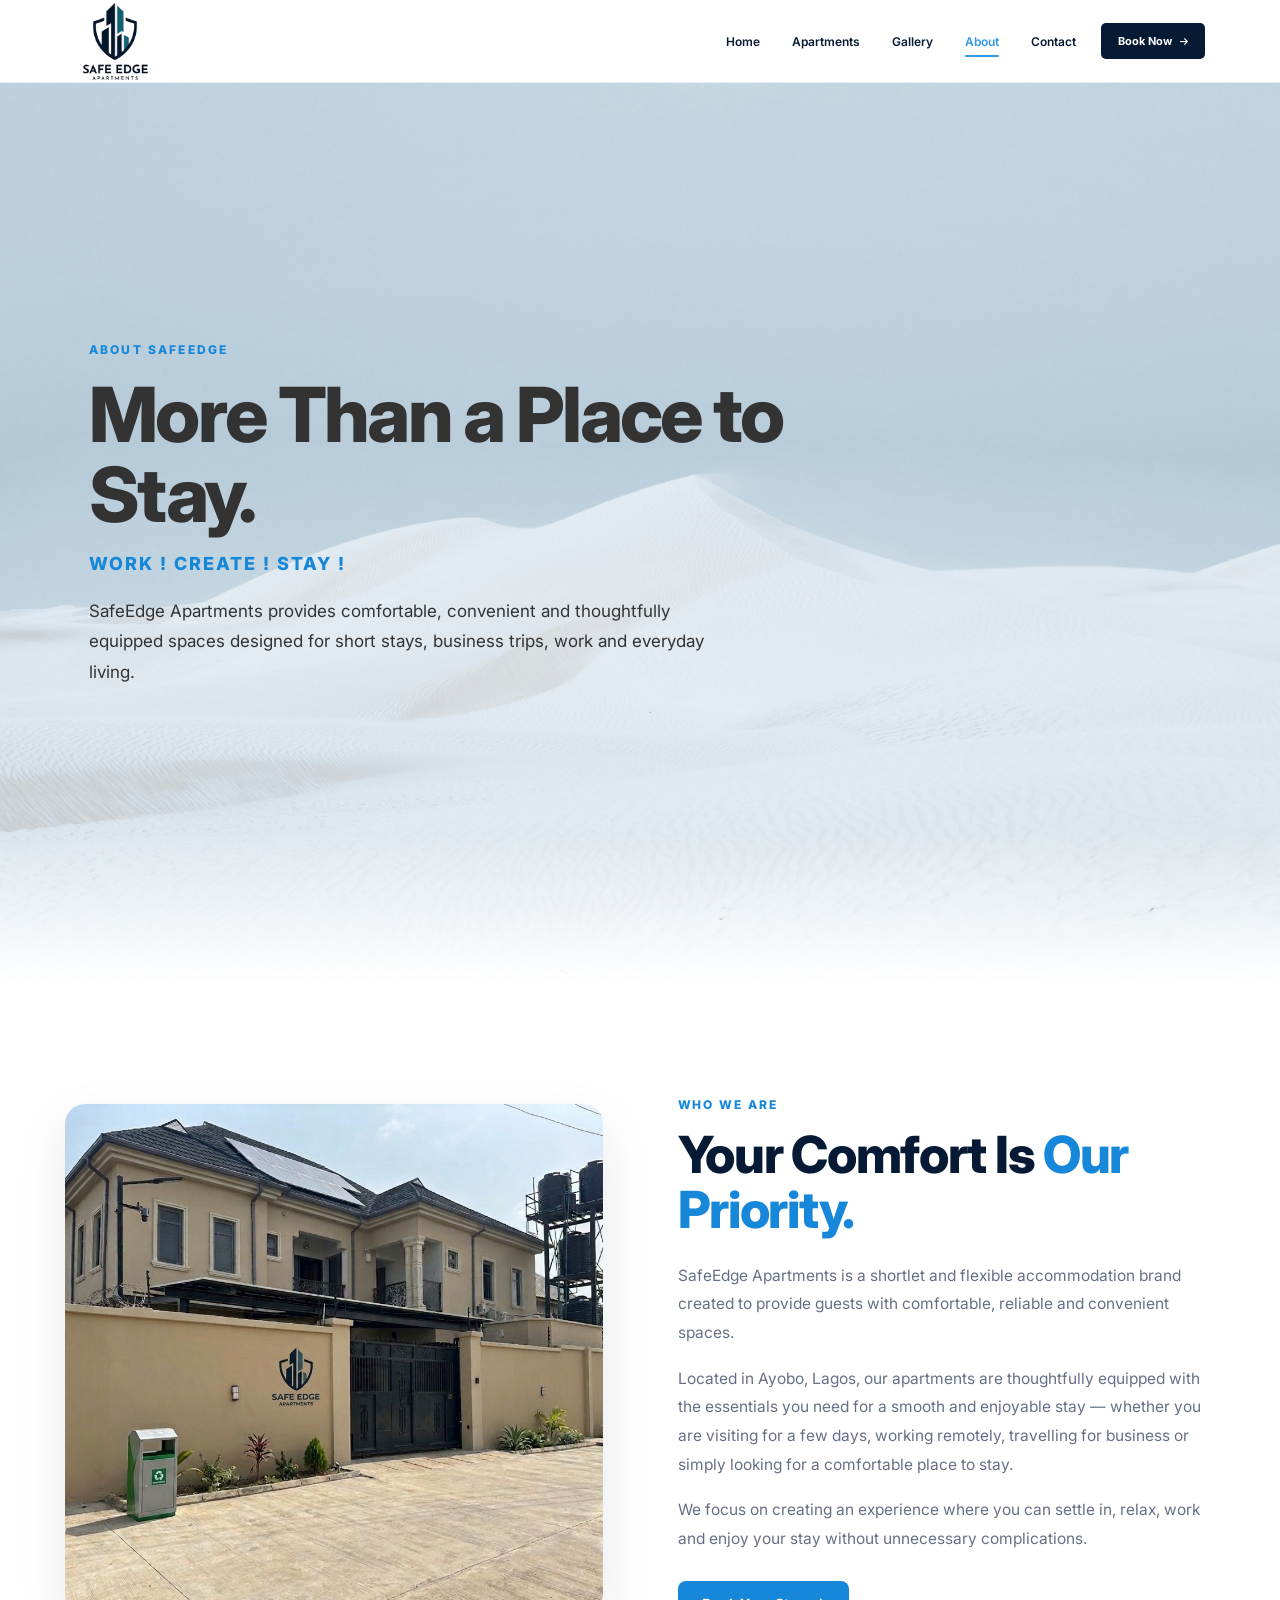
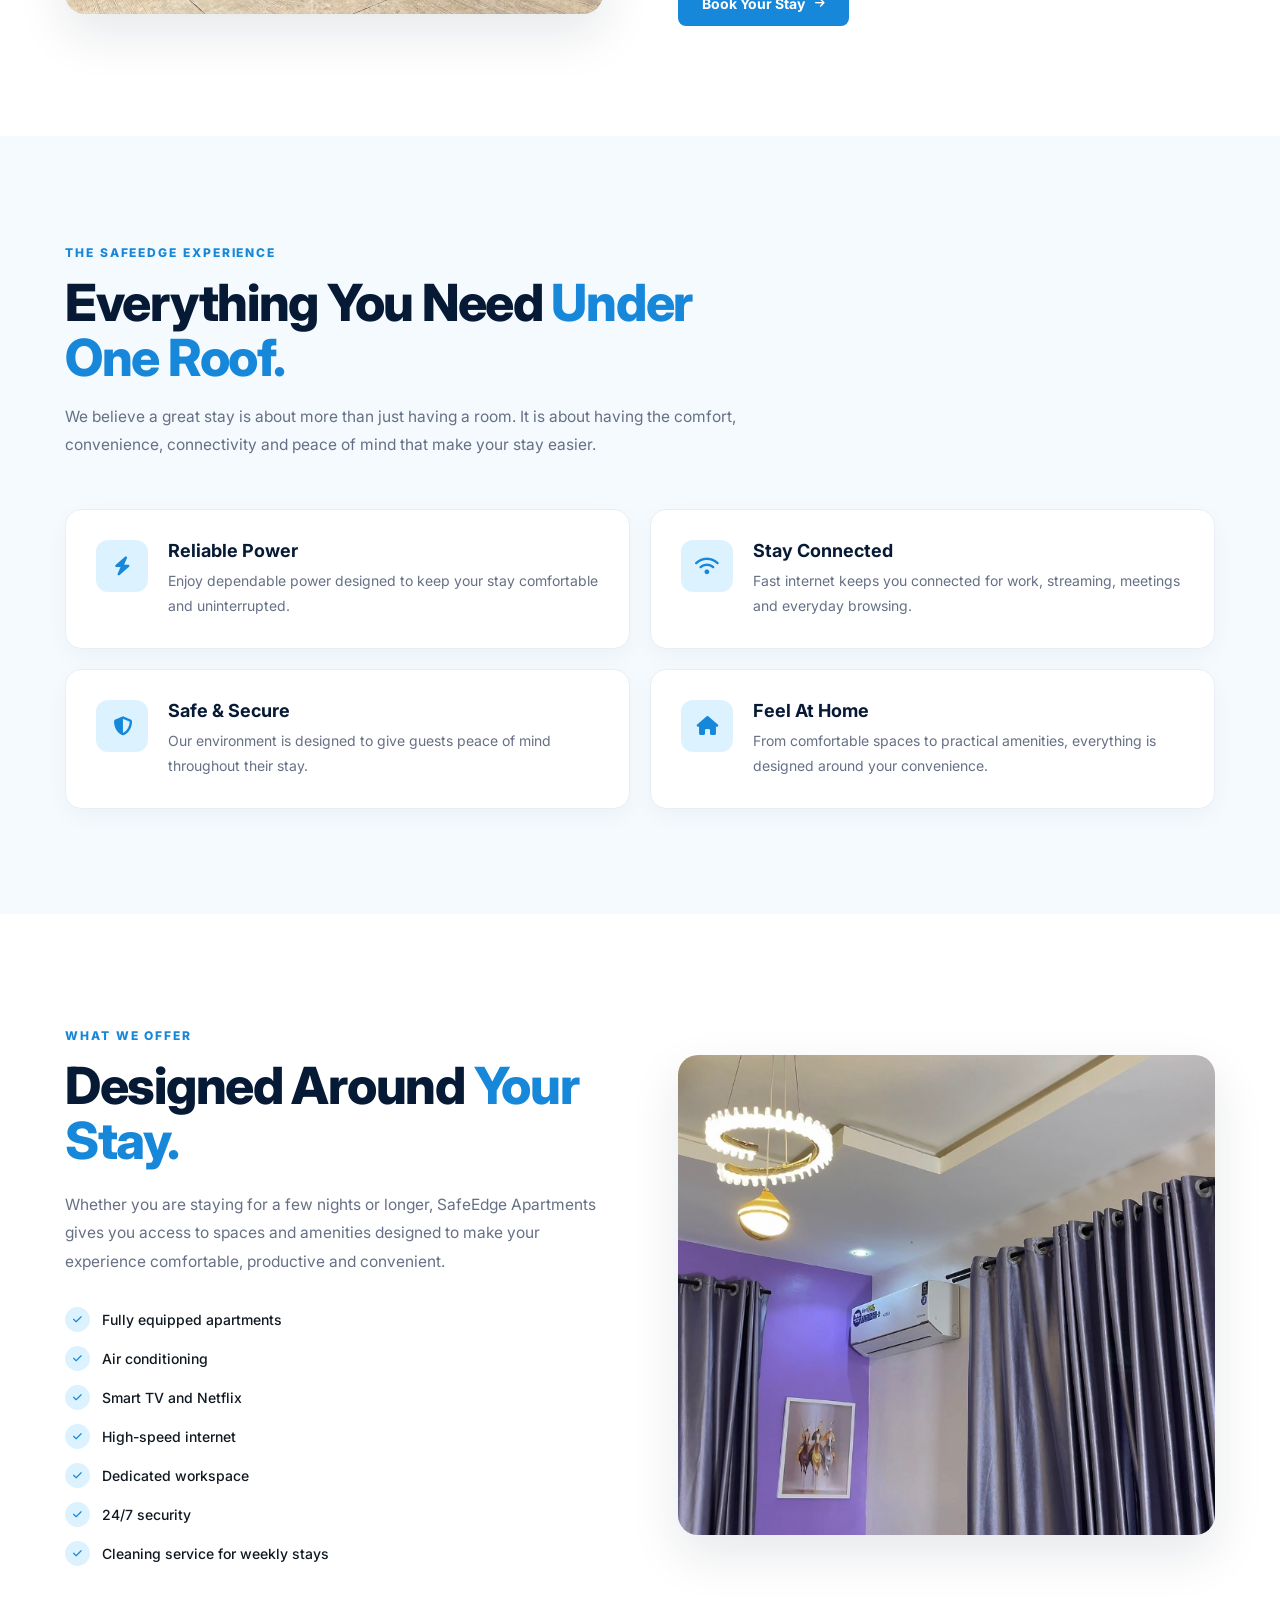
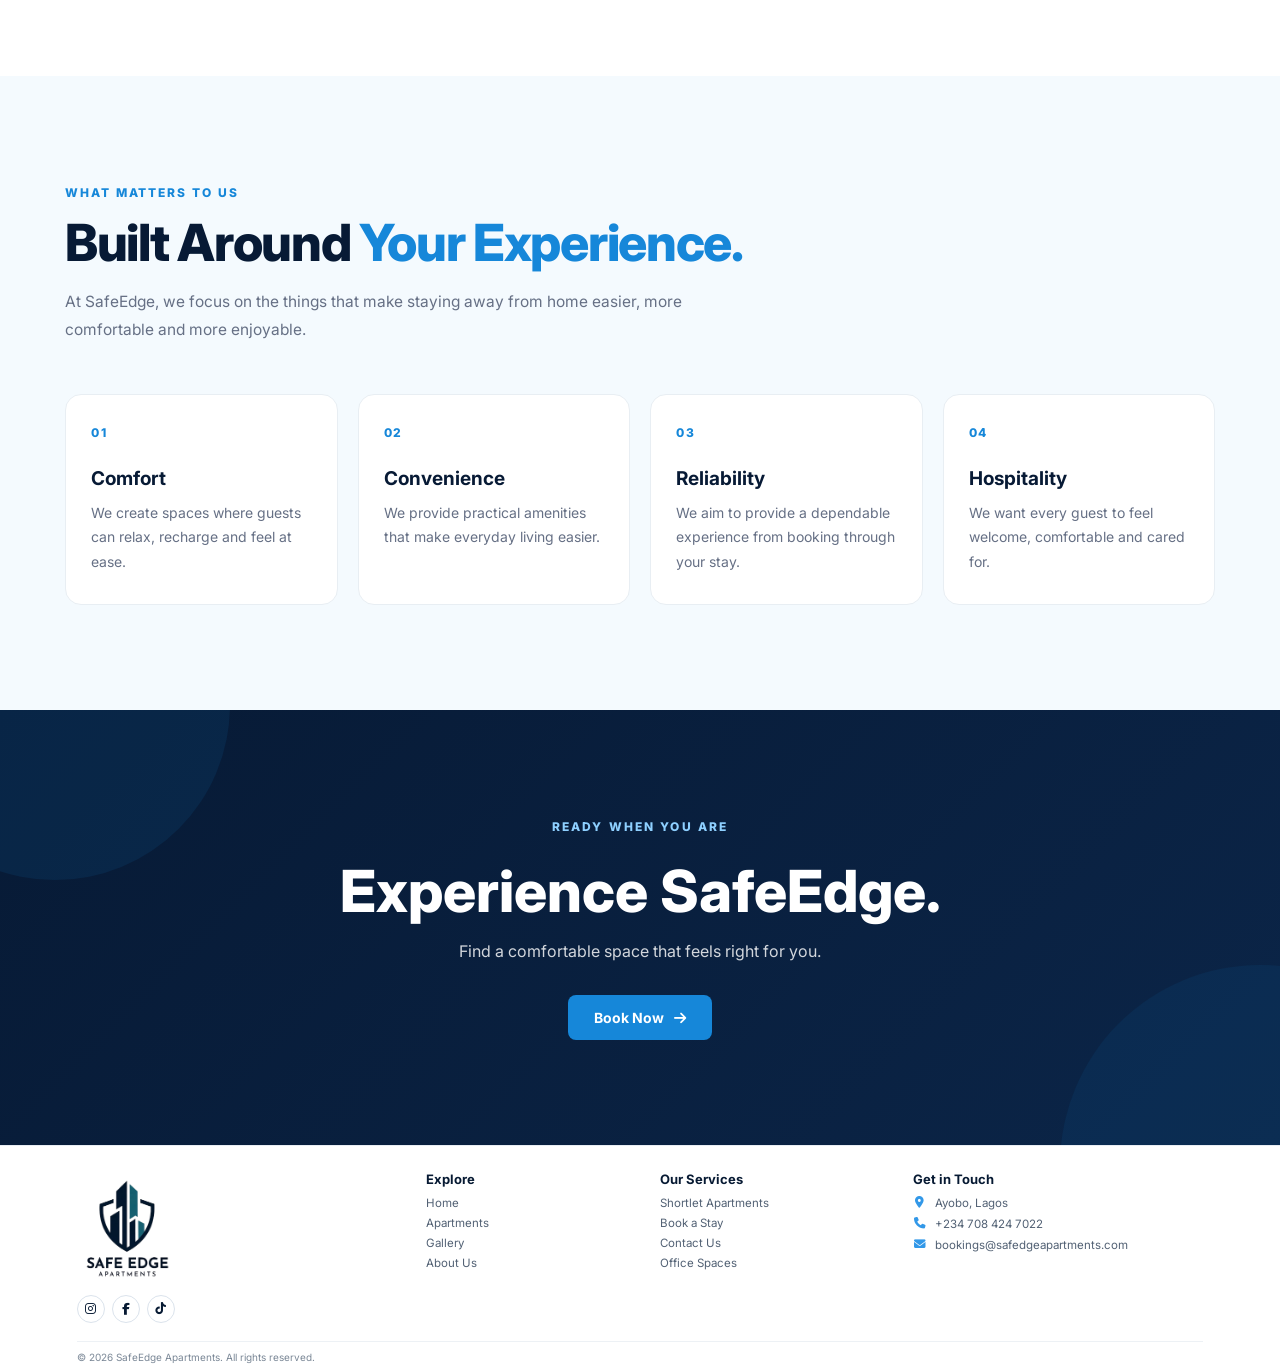
<file: About_Section/index.html>
<!DOCTYPE html>
<html lang="en">
<head>
    <meta charset="UTF-8">
    <meta name="viewport" content="width=device-width, initial-scale=1.0">

    <title>About Us | SafeEdge Apartments</title>
    <link rel="icon" type="image/png" href="../Images/Logo.png">

    <link rel="preconnect" href="https://fonts.googleapis.com">
    <link rel="preconnect" href="https://fonts.gstatic.com" crossorigin>

    <link href="https://fonts.googleapis.com/css2?family=Inter:wght@400;500;600;700;800&display=swap" rel="stylesheet">

    <link rel="stylesheet"
          href="https://cdnjs.cloudflare.com/ajax/libs/font-awesome/6.5.2/css/all.min.css">

    <link rel="stylesheet" href="style.css">
</head>

<body>

<!-- ================= HEADER ================= -->
 <!-- ================= HEADER ================= -->
    <header class="site-header" id="siteHeader">

        <div class="container nav-container">

            <!-- Logo -->
            <a href="/" class="logo">
                <img src="../Images/Logo.png" alt="SafeEdge Apartments">
            </a>

            <!-- Desktop Navigation -->
            <nav class="desktop-nav">
                <a href="../">Home</a>
                <a href="../Apartments_Section/index.html">Apartments</a>
                <a href="../Gallery_Section/index.html">Gallery</a>
                <a href="../About_Section/index.html" class = "active">About</a>
                <a href="../Contact_Section/index.html">Contact</a>
            </nav>

            <!-- Book Button -->
            <a href="../Book_now_Section/index.html" class="nav-book-btn">
                Book Now
                <i class="fa-solid fa-arrow-right"></i>
            </a>

            <!-- Mobile Menu Button -->
            <button class="menu-toggle" id="menuToggle" aria-label="Open navigation">
                <i class="fa-solid fa-bars"></i>
            </button>

        </div>

        <!-- Mobile Navigation -->
        <div class="mobile-nav" id="mobileNav">

            <a href="../">Home</a>
            <a href="/Apartments_Section/">Apartments</a>
            <a href="/Gallery_Section/">Gallery</a>
            <a href="/About_Section/" style = "color: #1687D9">About</a>
            <a href="/Contact_Section/">Contact</a>

            <a href="/Book_now_Section/" class="mobile-book-btn">
                Book Your Stay
                <i class="fa-solid fa-arrow-right"></i>
            </a>

        </div>

    </header>


<!-- =====================================================
     SAFEEDGE APARTMENTS
     ABOUT US SECTION
     ===================================================== -->


<!-- ABOUT HERO -->
<section class="about-hero">

    <div class="about-hero-content">

        <span class="about-eyebrow">
            ABOUT SAFEEDGE
        </span>

        <h1 style = "color:#333333">
            More Than a Place to Stay.
            <span style = "color:#1687D9; font-size:18px; letter-spacing: 2px; margin-top: 20px;">WORK ! CREATE ! STAY !</span>
        </h1>

        <p style = "color:#333333">
            SafeEdge Apartments provides comfortable, convenient and
            thoughtfully equipped spaces designed for short stays,
            business trips, work and everyday living.
        </p>

    </div>

</section>



<!-- ABOUT INTRO -->
<section class="about-intro">

    <div class="about-intro-container">

        <div class="about-intro-image">

            <img
                src="../Images/House.jpg"
                alt="SafeEdge Apartments"
            >

        </div>


        <div class="about-intro-content">

            <span class="section-label">
                WHO WE ARE
            </span>

            <h2>
                Your Comfort Is
                <span>Our Priority.</span>
            </h2>

            <p>
                SafeEdge Apartments is a shortlet and flexible
                accommodation brand created to provide guests with
                comfortable, reliable and convenient spaces.
            </p>

            <p>
                Located in Ayobo, Lagos, our apartments are thoughtfully
                equipped with the essentials you need for a smooth and
                enjoyable stay — whether you are visiting for a few days,
                working remotely, travelling for business or simply
                looking for a comfortable place to stay.
            </p>

            <p>
                We focus on creating an experience where you can settle
                in, relax, work and enjoy your stay without unnecessary
                complications.
            </p>

            <a
                href="../Book_now_Section/index.html"
                class="about-primary-btn"
            >
                Book Your Stay
                <i class="fa-solid fa-arrow-right"></i>
            </a>

        </div>

    </div>

</section>



<!-- OUR EXPERIENCE -->
<section class="about-experience">

    <div class="experience-container">

        <div class="experience-heading">

            <span class="section-label">
                THE SAFEEDGE EXPERIENCE
            </span>

            <h2>
                Everything You Need
                <span>Under One Roof.</span>
            </h2>

            <p>
                We believe a great stay is about more than just having
                a room. It is about having the comfort, convenience,
                connectivity and peace of mind that make your stay
                easier.
            </p>

        </div>


        <div class="experience-grid">

            <div class="experience-card">

                <div class="experience-icon">
                    <i class="fa-solid fa-bolt"></i>
                </div>

                <div>
                    <h3>Reliable Power</h3>

                    <p>
                        Enjoy dependable power designed to keep your
                        stay comfortable and uninterrupted.
                    </p>
                </div>

            </div>


            <div class="experience-card">

                <div class="experience-icon">
                    <i class="fa-solid fa-wifi"></i>
                </div>

                <div>
                    <h3>Stay Connected</h3>

                    <p>
                        Fast internet keeps you connected for work,
                        streaming, meetings and everyday browsing.
                    </p>
                </div>

            </div>


            <div class="experience-card">

                <div class="experience-icon">
                    <i class="fa-solid fa-shield-halved"></i>
                </div>

                <div>
                    <h3>Safe & Secure</h3>

                    <p>
                        Our environment is designed to give guests
                        peace of mind throughout their stay.
                    </p>
                </div>

            </div>


            <div class="experience-card">

                <div class="experience-icon">
                    <i class="fa-solid fa-house"></i>
                </div>

                <div>
                    <h3>Feel At Home</h3>

                    <p>
                        From comfortable spaces to practical amenities,
                        everything is designed around your convenience.
                    </p>
                </div>

            </div>

        </div>

    </div>

</section>



<!-- WHAT WE OFFER -->
<section class="about-offer">

    <div class="offer-container">

        <div class="offer-content">

            <span class="section-label">
                WHAT WE OFFER
            </span>

            <h2>
                Designed Around
                <span>Your Stay.</span>
            </h2>

            <p>
                Whether you are staying for a few nights or longer,
                SafeEdge Apartments gives you access to spaces and
                amenities designed to make your experience comfortable,
                productive and convenient.
            </p>


            <div class="offer-points">

                <div class="offer-point">
                    <i class="fa-solid fa-check"></i>
                    <span>Fully equipped apartments</span>
                </div>

                <div class="offer-point">
                    <i class="fa-solid fa-check"></i>
                    <span>Air conditioning</span>
                </div>

                <div class="offer-point">
                    <i class="fa-solid fa-check"></i>
                    <span>Smart TV and Netflix</span>
                </div>

                <div class="offer-point">
                    <i class="fa-solid fa-check"></i>
                    <span>High-speed internet</span>
                </div>

                <div class="offer-point">
                    <i class="fa-solid fa-check"></i>
                    <span>Dedicated workspace</span>
                </div>

                <div class="offer-point">
                    <i class="fa-solid fa-check"></i>
                    <span>24/7 security</span>
                </div>

                <div class="offer-point">
                    <i class="fa-solid fa-check"></i>
                    <span>Cleaning service for weekly stays</span>
                </div>

            </div>

        </div>


        <div class="offer-image">

            <img
                src="../Images/IMG_0081.png"
                alt="Inside SafeEdge Apartments"
            >

        </div>

    </div>

</section>



<!-- OUR VALUES -->
<section class="about-values">

    <div class="values-container">

        <div class="values-heading">

            <span class="section-label">
                WHAT MATTERS TO US
            </span>

            <h2>
                Built Around
                <span>Your Experience.</span>
            </h2>

            <p>
                At SafeEdge, we focus on the things that make staying
                away from home easier, more comfortable and more
                enjoyable.
            </p>

        </div>


        <div class="values-grid">

            <div class="value-item">

                <span class="value-number">
                    01
                </span>

                <h3>Comfort</h3>

                <p>
                    We create spaces where guests can relax,
                    recharge and feel at ease.
                </p>

            </div>


            <div class="value-item">

                <span class="value-number">
                    02
                </span>

                <h3>Convenience</h3>

                <p>
                    We provide practical amenities that make
                    everyday living easier.
                </p>

            </div>


            <div class="value-item">

                <span class="value-number">
                    03
                </span>

                <h3>Reliability</h3>

                <p>
                    We aim to provide a dependable experience
                    from booking through your stay.
                </p>

            </div>


            <div class="value-item">

                <span class="value-number">
                    04
                </span>

                <h3>Hospitality</h3>

                <p>
                    We want every guest to feel welcome,
                    comfortable and cared for.
                </p>

            </div>

        </div>

    </div>

</section>



<!-- CTA -->
<section class="about-cta">

    <div>

        <span>
            READY WHEN YOU ARE
        </span>

        <h2>
            Experience SafeEdge.
        </h2>

        <p>
            Find a comfortable space that feels right for you.
        </p>

        <a href="../Book_now_Section/index.html">
            Book Now
            <i class="fa-solid fa-arrow-right"></i>
        </a>

    </div>

</section>


    <!-- ================= FOOTER ================= -->

<footer class="site-footer">

    <div class="footer-container">

        <!-- BRAND -->
        <div class="footer-brand">
            <img src="../Images/Logo.png" alt="SafeEdge Apartments">

            

            <div class="footer-socials">
                <a href="https://www.instagram.com/safeedgeapartments?stkn=MXhoY3BzNTBpc3hn" target="_blank" rel="noopener noreferrer" aria-label="Instagram">
                    <i class="fa-brands fa-instagram"></i>
                </a>

                <a href="https://www.facebook.com/share/19a1oBpX6V/" target="_blank" rel="noopener noreferrer" aria-label="Facebook">
                    <i class="fa-brands fa-facebook-f"></i>
                </a>

                <a href="https://www.tiktok.com/@safe.edge.apartmen?_r=1&_t=ZS-99mVBFWIWaA" target="_blank" rel="noopener noreferrer" aria-label="TikTok">
                    <i class="fa-brands fa-tiktok"></i>
                </a>
            </div>
        </div>


        <!-- EXPLORE -->
        <div class="footer-column">
            <h4>Explore</h4>

            <a href="../index.html">Home</a>
            <a href="../Apartments_Section/index.html">Apartments</a>
            <a href="../gallery/gallery.html">Gallery</a>
            <a href="../about/about.html">About Us</a>
        </div>


        <!-- SERVICES -->
        <div class="footer-column">
            <h4>Our Services</h4>

            <a href="../Apartments_Section/index.html">Shortlet Apartments</a>
            <a href="../Book_now_Section/index.html">Book a Stay</a>
            <a href="../Contact_Section/index.html">Contact Us</a>
            <a href="../Book_now_Section/index.html">Office Spaces</a>
        </div>


        <!-- CONTACT -->
        <div class="footer-column footer-contact">
            <h4>Get in Touch</h4>

            <p>
                <i class="fa-solid fa-location-dot"></i>
                <span>Ayobo, Lagos</span>
            </p>

            <p>
                <i class="fa-solid fa-phone"></i>
                <a href="tel:07084247022">+234 708 424 7022</a>
            </p>

            <p>
                <i class="fa-solid fa-envelope"></i>
                <a href="mailto:bookings@safedgeapartments.com">
                    bookings@safedgeapartments.com
                </a>
            </p>
        </div>

    </div>


    <!-- BOTTOM BAR -->
    <div class="footer-bottom">

        <p>
            © 2026 SafeEdge Apartments. All rights reserved.
        </p>

        

    </div>

</footer>


<script>

const menuToggle = document.getElementById("menuToggle");
const mobileNav = document.getElementById("mobileNav");

menuToggle.addEventListener("click", () => {

    mobileNav.classList.toggle("open");

    const icon = menuToggle.querySelector("i");

    if (mobileNav.classList.contains("open")) {
        icon.classList.replace("fa-bars", "fa-xmark");
    } else {
        icon.classList.replace("fa-xmark", "fa-bars");
    }

});

</script>

</body>
</html>
</file>
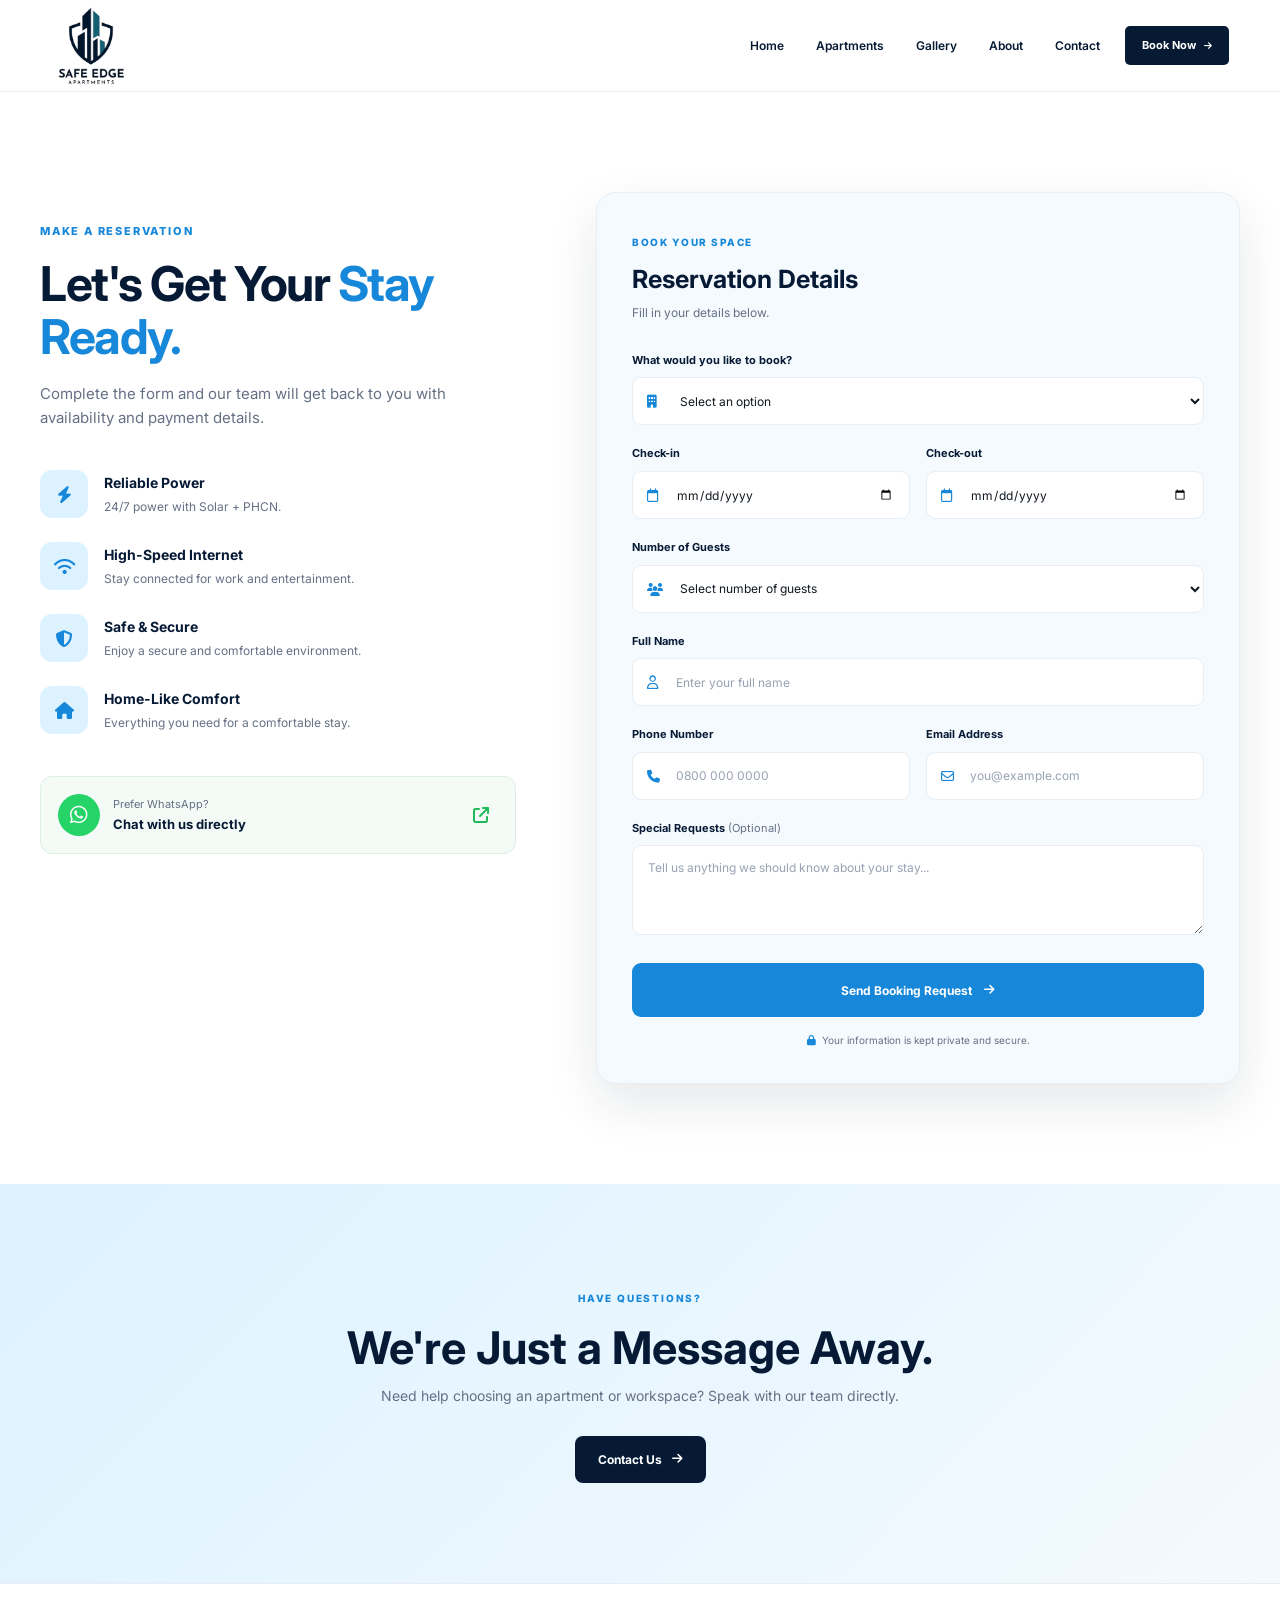
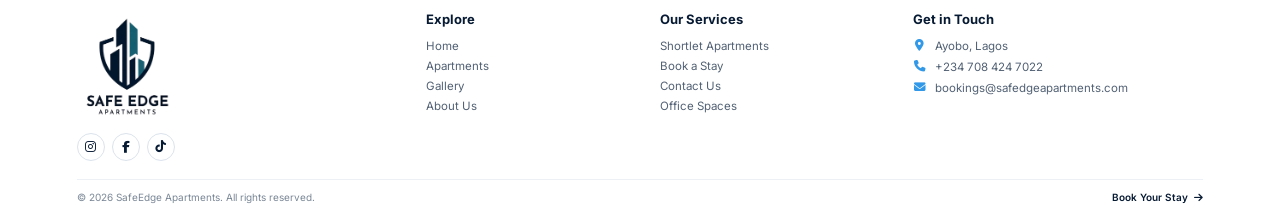
<file: Book_now_Section/index.html>
<!DOCTYPE html>
<html lang="en">
<head>
    <meta charset="UTF-8">
    <meta name="viewport" content="width=device-width, initial-scale=1.0">

    <title>Book Now | SafeEdge Apartments</title>
    <link rel="icon" type="image/png" href="../Images/Logo.png">


    <!-- Google Font -->
    <link rel="preconnect" href="https://fonts.googleapis.com">
    <link rel="preconnect" href="https://fonts.gstatic.com" crossorigin>
    <link href="https://fonts.googleapis.com/css2?family=Inter:wght@400;500;600;700;800&display=swap" rel="stylesheet">

    <!-- Font Awesome -->
    <link rel="stylesheet"
          href="https://cdnjs.cloudflare.com/ajax/libs/font-awesome/6.5.2/css/all.min.css">

    <link rel="stylesheet" href="style.css">

<style>
/* ================= OFFICE BOOKING - PHASE 1 ================= */
.office-booking-fields {
    display: none;
    margin: 18px 0;
    padding: 18px;
    border: 1px solid #e8e8e8;
    border-radius: 14px;
    background: #fafafa;
}

.office-booking-fields.active {
    display: block;
}

.office-booking-fields .office-field {
    margin-bottom: 16px;
}

.office-booking-fields .office-field:last-child {
    margin-bottom: 0;
}

.office-booking-fields label {
    display: block;
    margin-bottom: 7px;
    font-weight: 600;
}

.office-booking-fields select,
.office-booking-fields input[type="date"],
.office-booking-fields input[type="time"] {
    width: 100%;
}

.office-time-fields {
    display: none;
    grid-template-columns: 1fr 1fr;
    gap: 14px;
}

.office-time-fields.active {
    display: grid;
}

.office-help {
    margin-top: 8px;
    font-size: 0.88rem;
    opacity: 0.72;
}

.office-ui-message {
    margin-top: 10px;
    font-size: 0.9rem;
}

@media (max-width: 600px) {
    .office-time-fields.active {
        grid-template-columns: 1fr;
    }
}
</style>

<style>
/* Office hourly time layout */
.office-time-row {
    display: grid;
    grid-template-columns: repeat(2, minmax(0, 1fr));
    gap: 16px;
    width: 100%;
}

.office-time-row .office-field {
    min-width: 0;
}

@media (max-width: 600px) {
    .office-time-row {
        grid-template-columns: repeat(2, minmax(0, 1fr));
        gap: 10px;
    }
}


/* ================= ROOM / WORKSTATION AVAILABILITY ================= */
.room-option { display:flex; align-items:center; gap:10px; cursor:pointer; padding:12px 14px; margin-bottom:8px; border:1px solid #e5e5e5; border-radius:10px; background:#fff; transition:0.2s ease; }
.room-option:hover:not(.unavailable) { border-color:#046307; }
.room-option input[type="radio"] { cursor:pointer; }
.room-option-name { flex:1; font-weight:600; }
.room-option-status { font-size:.82rem; font-weight:700; }
.room-option.unavailable { cursor:not-allowed; opacity:.65; background:#f3f3f3; border-color:#d8d8d8; }
.room-option.unavailable .room-option-name, .room-option.unavailable .room-option-status { text-decoration:line-through; }
.room-option.unavailable input[type="radio"] { cursor:not-allowed; }
#officeDesk option:disabled { color:#888; background:#eeeeee; text-decoration:line-through; }

/* ================= OFFICE LIVE AVAILABILITY ================= */

#officeDesk option:disabled {
    color: #999;
    background: #eeeeee;
}

.office-desk-status {
    margin-top: 8px;
    font-size: 0.88rem;
}

.office-desk-status.checking {
    opacity: 0.7;
}

.office-desk-status.available {
    color: #046307;
}

.office-desk-status.error {
    color: #b01657;
}
</style>
</head>

<body>

 <!-- ================= HEADER ================= -->
    <header class="site-header" id="siteHeader">

        <div class="container nav-container">

            <!-- Logo -->
            <a href="index.html" class="logo">
                <img src="../Images/Logo.png" alt="SafeEdge Apartments">
            </a>

            <!-- Desktop Navigation -->
            <nav class="desktop-nav">
                <a href="../">Home</a>
                <a href="../Apartments_Section/">Apartments</a>
                <a href="../Gallery_Section/">Gallery</a>
                <a href="../About_Section/">About</a>
                <a href="../Contact_Section/">Contact</a>
            </nav>

            <!-- Book Button -->
            <a href="../Book_now_Section/" class="nav-book-btn">
                Book Now
                <i class="fa-solid fa-arrow-right"></i>
            </a>

            <!-- Mobile Menu Button -->
            <button class="menu-toggle" id="menuToggle" aria-label="Open navigation">
                <i class="fa-solid fa-bars"></i>
            </button>

        </div>

        <!-- Mobile Navigation -->
        <div class="mobile-nav" id="mobileNav">

            <a href="/">Home</a>
            <a href="/Apartments_Section/">Apartments</a>
            <a href="/Gallery_Section/">Gallery</a>
            <a href="/About_Section/">About</a>
            <a href="/Contact_Section/">Contact</a>

            <a href="/Book_now_Section/" class="mobile-book-btn">
                Book Your Stay
                <i class="fa-solid fa-arrow-right"></i>
            </a>

        </div>

    </header>


<!-- ================= BOOKING SECTION ================= -->

<section class="booking-section">

    <div class="booking-container">

        <!-- LEFT SIDE -->

        <div class="booking-info">

            <span class="section-label">
                MAKE A RESERVATION
            </span>

            <h2>
                Let's Get Your
                <span>Stay Ready.</span>
            </h2>

            <p class="booking-intro">
                Complete the form and our team will get back to you
                with availability and payment details.
            </p>


            <!-- Benefits -->

            <div class="booking-benefits">

                <div class="benefit">

                    <div class="benefit-icon">
                        <i class="fa-solid fa-bolt"></i>
                    </div>

                    <div>
                        <h3>Reliable Power</h3>
                        <p>24/7 power with Solar + PHCN.</p>
                    </div>

                </div>


                <div class="benefit">

                    <div class="benefit-icon">
                        <i class="fa-solid fa-wifi"></i>
                    </div>

                    <div>
                        <h3>High-Speed Internet</h3>
                        <p>Stay connected for work and entertainment.</p>
                    </div>

                </div>


                <div class="benefit">

                    <div class="benefit-icon">
                        <i class="fa-solid fa-shield-halved"></i>
                    </div>

                    <div>
                        <h3>Safe & Secure</h3>
                        <p>Enjoy a secure and comfortable environment.</p>
                    </div>

                </div>


                <div class="benefit">

                    <div class="benefit-icon">
                        <i class="fa-solid fa-house"></i>
                    </div>

                    <div>
                        <h3>Home-Like Comfort</h3>
                        <p>Everything you need for a comfortable stay.</p>
                    </div>

                </div>

            </div>


            <!-- WhatsApp -->

            <div class="whatsapp-box">

                <div class="whatsapp-icon">
                    <i class="fa-brands fa-whatsapp"></i>
                </div>

                <div>
                    <span>Prefer WhatsApp?</span>

                    <strong>
                        Chat with us directly
                    </strong>
                </div>

                <a href="https://wa.me/2347084247022"
                   target="_blank"
                   rel="noopener">
                    <i class="fa-solid fa-arrow-up-right-from-square"></i>
                </a>

            </div>

        </div>









        <!-- RIGHT SIDE FORM -->

        <div class="booking-card">

            <div class="form-header">

                <span>BOOK YOUR SPACE</span>

                <h3>
                    Reservation Details
                </h3>

                <p>
                    Fill in your details below.
                </p>

            </div>


           <form id = "bookingForm" action="https://api.web3forms.com/submit" method="POST">
                <input type="hidden" name="access_key" value="8efa219c-c082-4314-b467-abd947678311">

                <!-- Space -->

                <div class="form-group">

                    <label for="space">
                        What would you like to book?
                    </label>

                    <div class="input-wrapper">

                        <i class="fa-solid fa-building"></i>

                        <select id="space" name="space" required>

                            <option value="">
                                Select an option
                            </option>

                            <option value="Shared Apartment">
                                Shared Apartment
                            </option>

                            <option value="2-Bedroom Apartment">
                                2-Bedroom Apartment
                            </option>

                            <option value="Office Space">
                                Office Space
                            </option>

                        </select>

                    </div>

                </div>


                
<!-- OFFICE BOOKING FIELDS -->
<div class="office-booking-fields" id="officeBookingFields">

    <div class="office-field">
        <label for="officeBookingType">
            Office Booking Type
        </label>

        <div class="input-wrapper">
            <i class="fa-solid fa-clock"></i>

            <select id="officeBookingType" name="Office Booking Type">
                <option value="">
                    Select booking type
                </option>
                <option value="Full Day">
                    Full Day
                </option>
                <option value="Hourly">
                    Hourly
                </option>
            </select>
        </div>
    </div>

<div class="office-field">
        <label for="officeDate">
            Office Date
        </label>

        <div class="input-wrapper">
            <i class="fa-regular fa-calendar"></i>

            <input
                type="date"
                id="officeDate"
                name="Office Date"
            >
        </div>
    </div>

<div class="office-time-fields" id="officeTimeFields">

        <div class="office-field">
            <label for="officeStartTime">
                Start Time
            </label>

            <div class="input-wrapper">
                <i class="fa-regular fa-clock"></i>

                <input
                    type="time"
                    id="officeStartTime"
                    name="Start Time"
                    min="08:00"
                    max="18:00"
                >
            </div>
        </div>






         <div class="office-field">
            <label for="officeEndTime">
                End Time
            </label>

            <div class="input-wrapper">
                <i class="fa-regular fa-clock"></i>

                <input
                    type="time"
                    id="officeEndTime"
                    name="End Time"
                    min="08:00"
                    max="18:00"
                >
            </div>
        </div>



        

<div class="office-field">
        <label for="officeDesk">
            Workstation
        </label>

        <div class="input-wrapper">
            <i class="fa-solid fa-chair"></i>

            <select id="officeDesk" name="Workstation" disabled>
                <option value="">
                    Select a date first
                </option>
                <option value="Workstation 1">Workstation 1</option>
                <option value="Workstation 2">Workstation 2</option>
                <option value="Workstation 3">Workstation 3</option>
                <option value="Workstation 4">Workstation 4</option>
            </select>
            <div id="officeDeskStatus" class="office-desk-status" aria-live="polite"></div>
        </div>
    </div>

       

    </div>

    <p class="office-help">
        Office hours are 8:00 AM – 6:00 PM.
        Hourly bookings can share a workstation on the same day when their times do not overlap.
    </p>

    <p class="office-ui-message" id="officeUiMessage" aria-live="polite"></p>

</div>

<!-- Dates -->

                <div class="form-row">

                    <div class="form-group">

                        <label for="checkin">
                            Check-in
                        </label>

                        <div class="input-wrapper">

                            <i class="fa-regular fa-calendar"></i>

                            <input
                                type="date"
                                id="checkin"
                                name="checkin"
                                required
                            >

                        </div>

                    </div>


                    <div class="form-group">

                        <label for="checkout">
                            Check-out
                        </label>

                        <div class="input-wrapper">

                            <i class="fa-regular fa-calendar"></i>

                            <input
                                type="date"
                                id="checkout"
                                name="checkout"
                                required
                            >

                        </div>

                    </div>

                </div>

                <!-- ROOM AVAILABILITY -->
                <div class="availability-panel" id="availabilityPanel" aria-live="polite" hidden>
                    <div class="availability-header">
                        <div>
                            <span class="availability-label">ROOM AVAILABILITY</span>
                            <h4 id="availabilityTitle">Select your dates</h4>
                        </div>
                        <span class="availability-status" id="availabilityStatus"></span>
                    </div>

                    <p class="availability-message" id="availabilityMessage">
                        Select a space, check-in date and check-out date to see available rooms.
                    </p>

                    <div class="room-grid" id="roomGrid"></div>

                    <input type="hidden" id="roomName" name="roomName" value="">
                </div>


                <!-- Guests -->

                <div class="form-group">

                    <label for="guests">
                        Number of Guests
                    </label>

                    <div class="input-wrapper">

                        <i class="fa-solid fa-users"></i>

                        <select id="guests" name="guests" required>

                            <option value="">
                                Select number of guests
                            </option>

                            <option value="1">1 Guest</option>
                            <option value="2">2 Guests</option>
                            <option value="3">3 Guests</option>
                            <option value="4">4 Guests</option>
                            <option value="5">5 Guests</option>
                            <option value="6">6 Guests</option>
                            <option value="7+">7+ Guests</option>

                        </select>

                    </div>

                </div>


                <!-- Name -->

                <div class="form-group">

                    <label for="name">
                        Full Name
                    </label>

                    <div class="input-wrapper">

                        <i class="fa-regular fa-user"></i>

                        <input
                            type="text"
                            id="name"
                            name="name"
                            placeholder="Enter your full name"
                            required
                        >

                    </div>

                </div>


                <!-- Phone & Email -->

                <div class="form-row">

                    <div class="form-group">

                        <label for="phone">
                            Phone Number
                        </label>

                        <div class="input-wrapper">

                            <i class="fa-solid fa-phone"></i>

                            <input
                                type="tel"
                                id="phone"
                                name="phone"
                                placeholder="0800 000 0000"
                                required
                            >

                        </div>

                    </div>


                    <div class="form-group">

                        <label for="email">
                            Email Address
                        </label>

                        <div class="input-wrapper">

                            <i class="fa-regular fa-envelope"></i>

                            <input
                                type="email"
                                id="email"
                                name="email"
                                placeholder="you@example.com"
                                required
                            >

                        </div>

                    </div>

                </div>


                <!-- Message -->

                <div class="form-group">

                    <label for="message">
                        Special Requests
                        <span>(Optional)</span>
                    </label>

                    <textarea
                        id="message"
                        name="message"
                        rows="4"
                        placeholder="Tell us anything we should know about your stay..."
                    ></textarea>

                </div>


                <!-- Submit -->

                <button type="submit" class="submit-btn">

                    <span id="buttonText">
                        Send Booking Request
                    </span>

                    <i class="fa-solid fa-arrow-right"></i>

                </button>


                <p id="formMessage" class="form-message"></p>

                <p class="form-note">
                    <i class="fa-solid fa-lock"></i>
                    Your information is kept private and secure.
                </p>

            </form>

        </div>

    </div>

</section>


<!-- ================= CTA ================= -->

<section class="booking-cta">

    <div class="cta-content">

        <span>
            HAVE QUESTIONS?
        </span>

        <h2>
            We're Just a Message Away.
        </h2>

        <p>
            Need help choosing an apartment or workspace?
            Speak with our team directly.
        </p>

        <a href="../Contact_Section/" class="cta-btn">
            Contact Us
            <i class="fa-solid fa-arrow-right"></i>
        </a>

    </div>

</section>

 <!-- ================= FOOTER ================= -->

<footer class="site-footer">

    <div class="footer-container">

        <!-- BRAND -->
        <div class="footer-brand">
            <img src="../Images/Logo.png" alt="SafeEdge Apartments">

           

            <div class="footer-socials">
                <a href="https://www.instagram.com/safeedgeapartments?stkn=MXhoY3BzNTBpc3hn" target="_blank" rel="noopener noreferrer" aria-label="Instagram">
                    <i class="fa-brands fa-instagram"></i>
                </a>

                <a href="https://www.facebook.com/share/19a1oBpX6V/" target="_blank" rel="noopener noreferrer" aria-label="Facebook">
                    <i class="fa-brands fa-facebook-f"></i>
                </a>

                <a href="https://www.tiktok.com/@safe.edge.apartmen?_r=1&_t=ZS-99mVBFWIWaA" target="_blank" rel="noopener noreferrer" aria-label="TikTok">
                    <i class="fa-brands fa-tiktok"></i>
                </a>
            </div>
        </div>


        <!-- EXPLORE -->
        <div class="footer-column">
            <h4>Explore</h4>

            <a href="../">Home</a>
            <a href="../Apartments_Section/">Apartments</a>
            <a href="../gallery/">Gallery</a>
            <a href="../about/">About Us</a>
        </div>


        <!-- SERVICES -->
        <div class="footer-column">
            <h4>Our Services</h4>

            <a href="../Apartments_Section/">Shortlet Apartments</a>
            <a href="../Book_now_Section/">Book a Stay</a>
            <a href="../Contact_Section/">Contact Us</a>
            <a href="../Book_now_Section/">Office Spaces</a>
        </div>


        <!-- CONTACT -->
        <div class="footer-column footer-contact">
            <h4>Get in Touch</h4>

            <p>
                <i class="fa-solid fa-location-dot"></i>
                <span>Ayobo, Lagos</span>
            </p>

            <p>
                <i class="fa-solid fa-phone"></i>
                <a href="tel:07084247022">+234 708 424 7022</a>
            </p>

            <p>
                <i class="fa-solid fa-envelope"></i>
                <a href="mailto:bookings@safedgeapartments.com">
                    bookings@safedgeapartments.com
                </a>
            </p>
        </div>

    </div>


    <!-- BOTTOM BAR -->
    <div class="footer-bottom">

        <p>
            © 2026 SafeEdge Apartments. All rights reserved.
        </p>

        <a href="../Book_now_Section/">
            Book Your Stay
            <i class="fa-solid fa-arrow-right"></i>
        </a>

    </div>

</footer>



<script>
    /* =====================================================
       SAFEEDGE BOOKING PAGE
       ROOM AVAILABILITY + FORM HANDLING
       ===================================================== */

    const menuToggle = document.getElementById("menuToggle");
    const mobileNav = document.getElementById("mobileNav");

    if (menuToggle && mobileNav) {
        menuToggle.addEventListener("click", () => {
            mobileNav.classList.toggle("open");

            const icon = menuToggle.querySelector("i");

            if (icon) {
                icon.classList.toggle("fa-bars");
                icon.classList.toggle("fa-xmark");
            }
        });
    }

    /* ================= DATE VALIDATION ================= */

    const checkin = document.getElementById("checkin");
    const checkout = document.getElementById("checkout");

    if (checkin && checkout) {
        const today = new Date().toISOString().split("T")[0];

        checkin.min = today;
        checkout.min = today;

        checkin.addEventListener("change", () => {
            checkout.min = checkin.value || today;

            if (checkout.value && checkout.value <= checkin.value) {
                checkout.value = "";
            }

            refreshAvailability();
        });

        checkout.addEventListener("change", refreshAvailability);
    }

    /* ================= ROOM DATA ================= */

    const SAFEEDGE_ROOMS = [
        "GFA-1L",
        "GFA-1R",
        "GFA-2L",
        "GFA-2R",
        "FFA-3L",
        "FFA-3R",
        "FFA-4L",
        "FFA-4R"
    ];

    /*
       IMPORTANT:
       Web3Forms receives submissions, but a public GitHub Pages
       JavaScript file must not contain a private submissions API
       credential.

       Put your secure availability endpoint here once your
       Web3Forms "Use the API" documentation gives you the exact
       submissions endpoint/authentication method.

       Example expected response:
       {
           "data": [
               {
                   "roomName": "GFA-1L",
                   "checkin": "2026-09-28",
                   "checkout": "2026-10-02"
               }
           ]
       }

       Until that endpoint is connected, the UI will show all rooms
       as available. The booking form itself still submits to
       Web3Forms.
    */
const SAFEEDGE_AVAILABILITY_API =
    "https://script.google.com/macros/s/AKfycbymCCrXjmHCp7ynG-2PDTx_qAgaOl5KZ7j8nGwvT0FEm8ACls7CuDUadz3xkJS3B7HeAw/exec";

    const spaceDropdown = document.getElementById("space");
    const availabilityPanel = document.getElementById("availabilityPanel");
    const availabilityTitle = document.getElementById("availabilityTitle");
    const availabilityStatus = document.getElementById("availabilityStatus");
    const availabilityMessage = document.getElementById("availabilityMessage");
    const roomGrid = document.getElementById("roomGrid");
    const roomNameInput = document.getElementById("roomName");

    let currentBookings = [];

    function normalizeDate(value) {
        if (!value) return null;

        const date = new Date(`${value}T00:00:00`);
        return Number.isNaN(date.getTime()) ? null : date;
    }

    function datesOverlap(existingCheckin, existingCheckout, selectedCheckin, selectedCheckout) {
        return (
            existingCheckin < selectedCheckout &&
            existingCheckout > selectedCheckin
        );
    }

    /*
       This function is deliberately isolated so that the Web3Forms
       API connection only has to be added here.

       Do NOT put a private Web3Forms management/API secret directly
       in this browser JavaScript.
    */
    async function loadBookings() {
        if (!SAFEEDGE_AVAILABILITY_API) {
            return [];
        }

        const response = await fetch(SAFEEDGE_AVAILABILITY_API, {
            method: "GET",
            headers: {
                "Accept": "application/json"
            }
        });

        if (!response.ok) {
            throw new Error(`Availability API returned ${response.status}`);
        }

        const result = await response.json();

        if (Array.isArray(result)) {
            return result;
        }

        /* Google Apps Script returns { success: true, bookings: [...] } */
        if (Array.isArray(result.bookings)) {
            return result.bookings;
        }

        if (Array.isArray(result.data)) {
            return result.data;
        }

        return [];
    }

    function showAvailabilityMessage(text, type = "") {
        availabilityMessage.textContent = text;
        availabilityMessage.className = `availability-message ${type}`.trim();
    }

    const TWO_BEDROOM_GROUPS = {
        "GFA1": ["GFA-1L", "GFA-1R"],
        "GFA2": ["GFA-2L", "GFA-2R"],
        "FFA3": ["FFA-3L", "FFA-3R"],
        "FFA4": ["FFA-4L", "FFA-4R"]
    };

    function renderRoomOptions(options, bookedOptions = new Set()) {
        roomGrid.innerHTML = "";

        let availableCount = 0;

        options.forEach(room => {
            const isBooked = bookedOptions.has(room);

            if (!isBooked) {
                availableCount++;
            }

            const label = document.createElement("label");
            label.className = `room-option${isBooked ? " unavailable" : ""}`;
            label.setAttribute("aria-disabled", isBooked ? "true" : "false");

            const input = document.createElement("input");
            input.type = "radio";
            input.name = "roomChoice";
            input.value = room;
            input.disabled = isBooked;

            if (!isBooked) {
                input.addEventListener("change", () => {
                    roomNameInput.value = input.value;
                });
            }

            const roomText = document.createElement("span");
            roomText.className = "room-option-name";
            roomText.textContent = room;

            const roomStatus = document.createElement("span");
            roomStatus.className = "room-option-status";
            roomStatus.textContent = isBooked ? "Booked" : "Available";

            label.append(input, roomText, roomStatus);
            roomGrid.appendChild(label);
        });

        availabilityStatus.textContent =
            `${availableCount} of ${options.length} available`;

        availabilityStatus.className =
            `availability-status ${availableCount ? "available" : "full"}`;

        return availableCount;
    }

    function renderTwoBedroomOptions(bookedRooms = new Set()) {
        roomGrid.innerHTML = "";

        const groups = Object.keys(TWO_BEDROOM_GROUPS);
        let availableCount = 0;

        groups.forEach(group => {
            const underlyingRooms = TWO_BEDROOM_GROUPS[group];
            const isBooked = underlyingRooms.some(room => bookedRooms.has(room));

            if (!isBooked) {
                availableCount++;
            }

            const label = document.createElement("label");
            label.className = `room-option${isBooked ? " unavailable" : ""}`;
            label.setAttribute("aria-disabled", isBooked ? "true" : "false");

            const input = document.createElement("input");
            input.type = "radio";
            input.name = "roomChoice";
            input.value = group;
            input.disabled = isBooked;

            if (!isBooked) {
                input.addEventListener("change", () => {
                    roomNameInput.value = input.value;
                });
            }

            const roomText = document.createElement("span");
            roomText.className = "room-option-name";
            roomText.textContent = `${group} 2-Bedroom Apartment`;

            const roomStatus = document.createElement("span");
            roomStatus.className = "room-option-status";
            roomStatus.textContent = isBooked ? "Booked" : "Available";

            label.append(input, roomText, roomStatus);
            roomGrid.appendChild(label);
        });

        availabilityStatus.textContent =
            `${availableCount} of ${groups.length} available`;

        availabilityStatus.className =
            `availability-status ${availableCount ? "available" : "full"}`;

        return availableCount;
    }

    async function refreshAvailability() {
        if (!spaceDropdown || !availabilityPanel) return;

        const space = spaceDropdown.value;
        const selectedCheckin = normalizeDate(checkin.value);
        const selectedCheckout = normalizeDate(checkout.value);

        roomNameInput.value = "";

        if (!space || space === "Office Space") {
            availabilityPanel.hidden = true;
            roomGrid.innerHTML = "";
            availabilityStatus.textContent = "";
            showAvailabilityMessage("");
            return;
        }

        availabilityPanel.hidden = false;
        availabilityTitle.textContent = `${space} Availability`;

        if (!selectedCheckin || !selectedCheckout || selectedCheckout <= selectedCheckin) {
            roomGrid.innerHTML = "";
            availabilityStatus.textContent = "";
            showAvailabilityMessage(
                "Select a valid check-in and check-out date to check availability."
            );
            return;
        }

        showAvailabilityMessage("Checking availability...");

        try {
            currentBookings = await loadBookings();

            const bookedRooms = new Set();

            currentBookings.forEach(booking => {
                const room = String(
                    booking.roomName ??
                    booking.RoomName ??
                    booking.room ??
                    booking.Room ??
                    ""
                ).trim();

                const bookingSpace = String(
                    booking.space ??
                    booking.Space ??
                    ""
                ).trim();

                const status = String(
                    booking.status ??
                    booking.Status ??
                    ""
                ).trim().toLowerCase();

                if (status === "cancelled" || status === "canceled") {
                    return;
                }

                const existingCheckin = normalizeDate(
                    booking.checkin ??
                    booking.Checkin ??
                    booking.CheckinDate ??
                    booking.checkinDate
                );

                const existingCheckout = normalizeDate(
                    booking.checkout ??
                    booking.Checkout ??
                    booking.CheckOutDate ??
                    booking.checkoutDate
                );

                if (
                    !room ||
                    !existingCheckin ||
                    !existingCheckout ||
                    !datesOverlap(
                        existingCheckin,
                        existingCheckout,
                        selectedCheckin,
                        selectedCheckout
                    )
                ) {
                    return;
                }

                /*
                 * A Shared Apartment booking blocks its individual room.
                 */
                if (bookingSpace === "Shared Apartment") {
                    bookedRooms.add(room);
                }

                /*
                 * A 2-bedroom booking blocks BOTH rooms belonging to its group.
                 */
                if (bookingSpace === "2-Bedroom Apartment") {
                    const groupRooms = TWO_BEDROOM_GROUPS[room] || [];
                    groupRooms.forEach(groupRoom => bookedRooms.add(groupRoom));
                }
            });

            let availableCount;

            if (space === "Shared Apartment") {
                availableCount = renderRoomOptions(
                    SAFEEDGE_ROOMS,
                    bookedRooms
                );
            } else if (space === "2-Bedroom Apartment") {
                availableCount = renderTwoBedroomOptions(
                    bookedRooms
                );
            }

            if (availableCount === 0) {
                showAvailabilityMessage(
                    `No ${space.toLowerCase()}s are available for the selected dates.`,
                    "error"
                );
            } else {
                showAvailabilityMessage(
                    `Select one of the available ${space === "2-Bedroom Apartment" ? "2-bedroom apartments" : "rooms"} below.`
                );
            }

        } catch (error) {
            console.error("Availability check failed:", error);

            roomNameInput.value = "";
            roomGrid.innerHTML = "";
            availabilityStatus.textContent = "Check unavailable";
            availabilityStatus.className = "availability-status full";

            showAvailabilityMessage(
                "We could not verify room availability right now. Please contact SafeEdge before submitting.",
                "error"
            );
        }
    }

    if (spaceDropdown) {
        spaceDropdown.addEventListener("change", refreshAvailability);
    }

    /* ================= AUTO SELECT SPACE ================= */

    const selectedSpace = localStorage.getItem("selectedSpace");

    if (selectedSpace && spaceDropdown) {
        spaceDropdown.value = selectedSpace;
        localStorage.removeItem("selectedSpace");
        refreshAvailability();
    }


    /* ================= OFFICE BOOKING - PHASE 1 ================= */

    const officeBookingFields =
        document.getElementById("officeBookingFields");

    const officeBookingType =
        document.getElementById("officeBookingType");

    const officeDesk =
        document.getElementById("officeDesk");

    const officeDate =
        document.getElementById("officeDate");

    const officeTimeFields =
        document.getElementById("officeTimeFields");

    const officeStartTime =
        document.getElementById("officeStartTime");

    const officeEndTime =
        document.getElementById("officeEndTime");

    const officeUiMessage =
        document.getElementById("officeUiMessage");

    const apartmentDateRow =
        checkin ? checkin.closest(".form-row") : null;

    function updateOfficeFields() {

        if (!spaceDropdown || !officeBookingFields) {
            return;
        }

        const isOffice =
            spaceDropdown.value === "Office Space";

        officeBookingFields.classList.toggle(
            "active",
            isOffice
        );

        /* Apartment dates are not used for office bookings. */
        if (apartmentDateRow) {
            apartmentDateRow.style.display =
                isOffice ? "none" : "";
        }

        if (checkin) {
            checkin.required = !isOffice;
        }

        if (checkout) {
            checkout.required = !isOffice;
        }

        if (officeBookingType) {
            officeBookingType.required = isOffice;
        }

        if (officeDate) {
            officeDate.required = isOffice;
        }

        const isHourly =
            isOffice &&
            officeBookingType &&
            officeBookingType.value === "Hourly";

        if (officeTimeFields) {
            officeTimeFields.classList.toggle(
                "active",
                isHourly
            );
        }

        if (officeStartTime) {
            officeStartTime.required = isHourly;
        }

        if (officeEndTime) {
            officeEndTime.required = isHourly;
        }

        const hasDate =
            isOffice &&
            officeDate &&
            Boolean(officeDate.value);

        const hasValidHourlyTime =
            !isHourly ||
            (
                officeStartTime &&
                officeEndTime &&
                Boolean(officeStartTime.value) &&
                Boolean(officeEndTime.value) &&
                officeStartTime.value >= "08:00" &&
                officeStartTime.value <= "18:00" &&
                officeEndTime.value >= "08:00" &&
                officeEndTime.value <= "18:00" &&
                officeEndTime.value > officeStartTime.value
            );

        /*
         * The desk becomes selectable only after:
         * Full Day: date selected
         * Hourly: date + valid start/end time selected
         */
        if (officeDesk) {
            const canSelectDesk =
                hasDate && (!isHourly || hasValidHourlyTime);

            officeDesk.disabled = !canSelectDesk;

            if (!canSelectDesk) {
                officeDesk.value = "";
            }

            officeDesk.options[0].textContent =
                canSelectDesk
                    ? "Select a workstation"
                    : isHourly && hasDate
                        ? "Select valid times first"
                        : "Select a date first";
        }

        if (!isOffice) {

            if (officeBookingType) {
                officeBookingType.value = "";
            }

            if (officeDesk) {
                officeDesk.value = "";
                officeDesk.disabled = true;
                officeDesk.options[0].textContent =
                    "Select a date first";
            }

            if (officeDate) {
                officeDate.value = "";
            }

            if (officeStartTime) {
                officeStartTime.value = "";
            }

            if (officeEndTime) {
                officeEndTime.value = "";
            }

            if (officeUiMessage) {
                officeUiMessage.textContent = "";
            }

            return;
        }

        if (officeUiMessage) {

            if (!officeBookingType || !officeBookingType.value) {

                officeUiMessage.textContent =
                    "Choose Full Day or Hourly to continue.";

            } else if (!hasDate) {

                officeUiMessage.textContent =
                    "Select an office date first.";

            } else if (isHourly && !hasValidHourlyTime) {

                officeUiMessage.textContent =
                    "Choose a valid start and end time between 8:00 AM and 6:00 PM.";

            } else if (isHourly) {

                officeUiMessage.textContent =
                    "Now choose an available workstation for your selected date and time.";

            } else {

                officeUiMessage.textContent =
                    "Now choose an available workstation for your selected date.";
            }
        }
    }


    /* ================= OFFICE LIVE AVAILABILITY ================= */

    const officeDeskStatus =
        document.getElementById("officeDeskStatus");

    let officeAvailabilityRequest = 0;

    function officeDateValue(value) {
        if (!value) return "";

        /*
         * Google Apps Script returns Office Date as yyyy-MM-dd.
         * Keep the comparison as a string so timezone conversion
         * cannot move the date backwards/forwards.
         */
        return String(value).trim().substring(0, 10);
    }

    function officeTimeValue(value) {
        if (!value) return "";

        const text = String(value).trim();

        /*
         * Handles values such as:
         * 09:00
         * 09:00:00
         * 9:00 AM
         */
        if (/^\d{1,2}:\d{2}/.test(text)) {
            return text.substring(0, 5);
        }

        const match = text.match(
            /^(\d{1,2}):(\d{2})\s*(AM|PM)$/i
        );

        if (!match) return text;

        let hour = Number(match[1]);
        const minute = match[2];
        const meridiem = match[3].toUpperCase();

        if (meridiem === "PM" && hour !== 12) {
            hour += 12;
        }

        if (meridiem === "AM" && hour === 12) {
            hour = 0;
        }

        return String(hour).padStart(2, "0") + ":" + minute;
    }

    function officeBookingConflicts(
        booking,
        selectedType,
        selectedDate,
        selectedStart,
        selectedEnd
    ) {

        const status = String(
            booking.status ??
            booking.Status ??
            ""
        ).trim().toLowerCase();

        if (
            status === "cancelled" ||
            status === "canceled"
        ) {
            return false;
        }

        const bookingSpace = String(
            booking.space ??
            booking.Space ??
            ""
        ).trim().toLowerCase();

        if (bookingSpace !== "office space") {
            return false;
        }

        const existingDesk = String(
            booking.desk ??
            booking.Desk ??
            booking.officeDesk ??
            booking.OfficeDesk ??
            booking.roomName ??
            booking.RoomName ??
            ""
        ).trim();

        if (!existingDesk) {
            return false;
        }

        const existingDate = officeDateValue(
            booking.officeDate ??
            booking.OfficeDate
        );

        if (!existingDate || existingDate !== selectedDate) {
            return false;
        }

        const existingType = String(
            booking.officeBookingType ??
            booking.OfficeBookingType ??
            ""
        ).trim();

        /*
         * Full Day blocks that desk for the entire date.
         */
        if (existingType === "Full Day") {
            return true;
        }

        /*
         * A new Full Day booking cannot be made if the desk
         * already has ANY booking on that date.
         */
        if (selectedType === "Full Day") {
            return true;
        }

        /*
         * Hourly vs Hourly.
         */
        const existingStart = officeTimeValue(
            booking.startTime ??
            booking.StartTime ??
            ""
        );

        const existingEnd = officeTimeValue(
            booking.endTime ??
            booking.EndTime ??
            ""
        );

        if (!existingStart || !existingEnd) {
            /*
             * An office record on the same desk/date without
             * usable time information is treated as occupied.
             */
            return true;
        }

        return (
            existingStart < selectedEnd &&
            existingEnd > selectedStart
        );
    }

    function resetOfficeDeskOptions(message) {

        if (!officeDesk) return;

        officeDesk.value = "";
        officeDesk.disabled = true;

        Array.from(officeDesk.options).forEach(
            (option, index) => {

                if (index === 0) return;

                option.disabled = false;
                option.textContent = option.value;
            }
        );

        if (officeDesk.options[0]) {
            officeDesk.options[0].textContent =
                message || "Select a workstation";
        }
    }

    async function refreshOfficeDeskAvailability() {

        if (
            !spaceDropdown ||
            !officeBookingType ||
            !officeDesk ||
            !officeDate
        ) {
            return;
        }

        if (spaceDropdown.value !== "Office Space") {
            resetOfficeDeskOptions("Select a date first");

            if (officeDeskStatus) {
                officeDeskStatus.textContent = "";
                officeDeskStatus.className =
                    "office-desk-status";
            }

            return;
        }

        const selectedType =
            officeBookingType.value;

        const selectedDate =
            officeDate.value;

        const selectedStart =
            officeStartTime
                ? officeStartTime.value
                : "";

        const selectedEnd =
            officeEndTime
                ? officeEndTime.value
                : "";

        if (!selectedType) {
            resetOfficeDeskOptions(
                "Select booking type first"
            );
            return;
        }

        if (!selectedDate) {
            resetOfficeDeskOptions(
                "Select a date first"
            );

            if (officeDeskStatus) {
                officeDeskStatus.textContent =
                    "Select an office date first.";
                officeDeskStatus.className =
                    "office-desk-status";
            }

            return;
        }

        if (
            selectedType === "Hourly" &&
            (
                !selectedStart ||
                !selectedEnd ||
                selectedEnd <= selectedStart
            )
        ) {
            resetOfficeDeskOptions(
                "Select valid times first"
            );

            if (officeDeskStatus) {
                officeDeskStatus.textContent =
                    "Select a valid start and end time first.";
                officeDeskStatus.className =
                    "office-desk-status";
            }

            return;
        }

        const requestId =
            ++officeAvailabilityRequest;

        resetOfficeDeskOptions(
            "Checking availability..."
        );

        if (officeDeskStatus) {
            officeDeskStatus.textContent =
                "Checking Google Sheets for booked workstations...";
            officeDeskStatus.className =
                "office-desk-status checking";
        }

        try {

            const bookings =
                await loadBookings();

            /*
             * Ignore an older response if the customer has
             * already changed the date/time.
             */
            if (
                requestId !==
                officeAvailabilityRequest
            ) {
                return;
            }

            const bookedDesks =
                new Set();

            bookings.forEach(booking => {

                const desk = String(
                    booking.desk ??
                    booking.Desk ??
                    booking.officeDesk ??
                    booking.OfficeDesk ??
                    booking.roomName ??
                    booking.RoomName ??
                    ""
                ).trim();

                if (!desk) return;

                if (
                    officeBookingConflicts(
                        booking,
                        selectedType,
                        selectedDate,
                        selectedStart,
                        selectedEnd
                    )
                ) {
                    bookedDesks.add(desk);
                }

            });

            let availableCount = 0;

            Array.from(officeDesk.options).forEach(
                (option, index) => {

                    if (index === 0) return;

                    const desk = option.value;

                    const isBooked =
                        bookedDesks.has(desk);

                    option.disabled =
                        isBooked;

                    option.textContent =
                        isBooked
                            ? `${desk} — BOOKED`
                            : desk;

                    if (!isBooked) {
                        availableCount++;
                    }

                }
            );

            /*
             * If the previously selected desk has become
             * unavailable, clear it immediately.
             */
            if (
                officeDesk.value &&
                bookedDesks.has(
                    officeDesk.value
                )
            ) {
                officeDesk.value = "";
            }

            if (availableCount > 0) {

                officeDesk.disabled = false;

                if (officeDesk.options[0]) {
                    officeDesk.options[0].textContent =
                        "Select a workstation";
                }

                if (officeDeskStatus) {
                    officeDeskStatus.textContent =
                        `${availableCount} of 4 workstations available.`;
                    officeDeskStatus.className =
                        "office-desk-status available";
                }

            } else {

                officeDesk.disabled = true;

                if (officeDesk.options[0]) {
                    officeDesk.options[0].textContent =
                        "No workstations available";
                }

                if (officeDeskStatus) {
                    officeDeskStatus.textContent =
                        "No workstations are available for the selected date and time.";
                    officeDeskStatus.className =
                        "office-desk-status error";
                }

            }

        } catch (error) {

            console.error(
                "Office availability check failed:",
                error
            );

            /*
             * IMPORTANT:
             * Fail closed. We do NOT show desks as available
             * if Google Sheets cannot be checked.
             */
            resetOfficeDeskOptions(
                "Availability unavailable"
            );

            if (officeDeskStatus) {
                officeDeskStatus.textContent =
                    "We could not verify workstation availability. Please try again.";
                officeDeskStatus.className =
                    "office-desk-status error";
            }

        }

    }


    if (spaceDropdown) {
        spaceDropdown.addEventListener(
            "change",
            updateOfficeFields
        );
    }

    if (officeBookingType) {
        officeBookingType.addEventListener(
            "change",
            updateOfficeFields
        );

        officeBookingType.addEventListener(
            "change",
            refreshOfficeDeskAvailability
        );
    }

    if (officeDate) {
        officeDate.addEventListener(
            "change",
            updateOfficeFields
        );

        officeDate.addEventListener(
            "change",
            refreshOfficeDeskAvailability
        );
    }

    if (officeStartTime) {
        officeStartTime.addEventListener(
            "change",
            updateOfficeFields
        );

        officeStartTime.addEventListener(
            "change",
            refreshOfficeDeskAvailability
        );
    }

    if (officeEndTime) {
        officeEndTime.addEventListener(
            "change",
            updateOfficeFields
        );

        officeEndTime.addEventListener(
            "change",
            refreshOfficeDeskAvailability
        );
    }

    updateOfficeFields();

    /* ================= GOOGLE SHEETS BOOKING ================= */

async function saveBookingToGoogleSheet({
    bookingId,
    name,
    email,
    phone,
    space,
    roomName,
    checkinDate,
    checkoutDate,
    status,
    officeBookingType,
    officeDesk,
    officeDate,
    officeStartTime,
    officeEndTime
}) {

    const data = new URLSearchParams();

    data.append("bookingId", bookingId);
    data.append("name", name);
    data.append("email", email);
    data.append("phone", phone);
    data.append("space", space);
    data.append("roomName", roomName);
    data.append("checkinDate", checkinDate);
    data.append("checkoutDate", checkoutDate);
    data.append("status", status);

    if (space === "Office Space") {

        data.append(
            "officeBookingType",
            officeBookingType || ""
        );

        data.append(
            "desk",
            officeDesk || ""
        );

        data.append(
            "officeDate",
            officeDate || ""
        );

        data.append(
            "startTime",
            officeStartTime || ""
        );

        data.append(
            "endTime",
            officeEndTime || ""
        );
    }

    const response = await fetch(SAFEEDGE_AVAILABILITY_API, {
        method: "POST",
        body: data
    });

    if (!response.ok) {
        throw new Error("Could not connect to the booking system.");
    }

    const result = await response.json();

    if (!result.success) {
        throw new Error(
            result.message || "This room is no longer available."
        );
    }

    return result;
}







    /* ================= WEB3FORMS + GOOGLE SHEETS ================= */

    const bookingForm = document.getElementById("bookingForm");

    if (bookingForm) {
        bookingForm.addEventListener("submit", async function(event) {

            /* REQUIRED ROOM / WORKSTATION SELECTION */
            const selectedSpaceForValidation = spaceDropdown ? spaceDropdown.value : "";
            const selectedRoomForValidation = roomNameInput ? roomNameInput.value.trim() : "";

            if (selectedSpaceForValidation === "Office Space") {
                const selectedWorkstation = officeDesk ? officeDesk.value.trim() : "";
                if (!selectedWorkstation) {
                    event.preventDefault();
                    if (formMessage) {
                        formMessage.textContent = "Please select an available workstation before submitting your booking.";
                        formMessage.className = "form-message error";
                    }
                    return;
                }
            } else if (!selectedRoomForValidation) {
                event.preventDefault();
                if (formMessage) {
                    formMessage.textContent = "Please select an available room before submitting your booking.";
                    formMessage.className = "form-message error";
                }
                return;
            }

            event.preventDefault();

            const name = document.getElementById("name").value.trim();
            const phone = document.getElementById("phone").value.trim();
            const email = document.getElementById("email").value.trim();
            const space = spaceDropdown.value;
            const guests = document.getElementById("guests").value;
            const checkInDate = checkin.value;
            const checkOutDate = checkout.value;
            const message = document.getElementById("message").value.trim();
            const selectedRoom = roomNameInput.value;

            const buttonText = document.getElementById("buttonText");
            const formMessage = document.getElementById("formMessage");

            /* ================= VALIDATION ================= */

            if (space === "Shared Apartment" || space === "2-Bedroom Apartment") {

                if (
                    !checkInDate ||
                    !checkOutDate ||
                    checkOutDate <= checkInDate
                ) {
                    formMessage.textContent =
                        "Please select a valid check-out date.";

                    formMessage.className =
                        "form-message error";

                    return;
                }

                if (!selectedRoom) {

                    formMessage.textContent =
                        space === "2-Bedroom Apartment"
                            ? "Please select an available 2-bedroom apartment."
                            : "Please select an available room.";

                    formMessage.className =
                        "form-message error";

                    return;
                }
            }


            /* ================= OFFICE VALIDATION ================= */

            if (space === "Office Space") {

                const officeType =
                    officeBookingType
                        ? officeBookingType.value
                        : "";

                const desk =
                    officeDesk
                        ? officeDesk.value
                        : "";

                const date =
                    officeDate
                        ? officeDate.value
                        : "";

                const start =
                    officeStartTime
                        ? officeStartTime.value
                        : "";

                const end =
                    officeEndTime
                        ? officeEndTime.value
                        : "";

                if (!officeType) {

                    formMessage.textContent =
                        "Please select Full Day or Hourly for the office booking.";

                    formMessage.className =
                        "form-message error";

                    return;
                }

                if (!desk) {

                    formMessage.textContent =
                        "Please select an available workstation.";

                    formMessage.className =
                        "form-message error";

                    return;
                }

                if (!date) {

                    formMessage.textContent =
                        "Please select an office booking date.";

                    formMessage.className =
                        "form-message error";

                    return;
                }

                if (officeType === "Hourly") {

                    if (!start || !end) {

                        formMessage.textContent =
                            "Please select a start time and end time.";

                        formMessage.className =
                            "form-message error";

                        return;
                    }

                    if (
                        start < "08:00" ||
                        start > "18:00" ||
                        end < "08:00" ||
                        end > "18:00"
                    ) {

                        formMessage.textContent =
                            "Office bookings must be between 8:00 AM and 6:00 PM.";

                        formMessage.className =
                            "form-message error";

                        return;
                    }

                    if (end <= start) {

                        formMessage.textContent =
                            "End time must be after start time.";

                        formMessage.className =
                            "form-message error";

                        return;
                    }
                }
            }

            buttonText.textContent = "Sending...";

            /* ================= BOOKING ID ================= */

            const bookingId =
                "SE-" +
                Date.now() +
                "-" +
                Math.random().toString(36).substring(2, 7).toUpperCase();

            const sheetRoomName = selectedRoom || space;

            /* ================= WEB3FORMS ================= */

            const formData = new FormData(bookingForm);

            /* ================= OFFICE FORM DATA ================= */

            if (space === "Office Space") {

                formData.append(
                    "Office Booking Type",
                    officeBookingType
                        ? officeBookingType.value
                        : ""
                );

                formData.append(
                    "Desk",
                    officeDesk
                        ? officeDesk.value
                        : ""
                );

                formData.append(
                    "Office Date",
                    officeDate
                        ? officeDate.value
                        : ""
                );

                formData.append(
                    "Start Time",
                    officeStartTime
                        ? officeStartTime.value
                        : ""
                );

                formData.append(
                    "End Time",
                    officeEndTime
                        ? officeEndTime.value
                        : ""
                );
            }



            // Include the Booking ID and room name in the Web3Forms submission.
            formData.append("Booking ID", bookingId);
            formData.append("Room Name", sheetRoomName);

            try {
                const response = await fetch(bookingForm.action, {
                    method: "POST",
                    body: formData,
                    headers: {
                        "Accept": "application/json"
                    }
                });

                const result = await response.json();

                if (!response.ok || result.success === false) {
                    throw new Error(
                        result.message || "Web3Forms submission failed."
                    );
                }

            } catch (error) {
                console.error("Web3Forms submission error:", error);

                buttonText.textContent = "Send Booking Request";
                formMessage.textContent =
                    "We could not send your booking request. Please try again.";
                formMessage.className = "form-message error";

                return;
            }

            /* ================= GOOGLE SHEETS ================= */

            /*
             * Web3Forms has successfully received the request.
             * Now perform the server-side room/date check and save
             * the booking to Google Sheets.
             */
            try {
                await saveBookingToGoogleSheet({
                    bookingId: bookingId,
                    name: name,
                    email: email,
                    phone: phone,
                    space: space,
                    roomName: sheetRoomName,
                    checkinDate: checkInDate,
                    checkoutDate: checkOutDate,
                    status: "Pending",

                    officeBookingType:
                        space === "Office Space" &&
                        officeBookingType
                            ? officeBookingType.value
                            : "",

                    officeDesk:
                        space === "Office Space" &&
                        officeDesk
                            ? officeDesk.value
                            : "",

                    officeDate:
                        space === "Office Space" &&
                        officeDate
                            ? officeDate.value
                            : "",

                    officeStartTime:
                        space === "Office Space" &&
                        officeStartTime
                            ? officeStartTime.value
                            : "",

                    officeEndTime:
                        space === "Office Space" &&
                        officeEndTime
                            ? officeEndTime.value
                            : ""
                });

            } catch (error) {
                console.error("Google Sheets booking error:", error);

                buttonText.textContent = "Booking Sent";

                formMessage.textContent =
                    error.message ||
                    "Your request was received, but we could not complete the availability record. Please contact SafeEdge to confirm your booking.";

                formMessage.className = "form-message error";

                return;
            }

            /* ================= SUCCESS ================= */

            buttonText.textContent = "Booking Sent";
            formMessage.textContent =
                "Your booking request has been submitted successfully. We will contact you to confirm your booking.";
            formMessage.className = "form-message success";

            /*
             * The booking has now been accepted by Web3Forms and
             * recorded by Google Sheets. Reset the customer-facing
             * form immediately so the page is ready for a completely
             * new booking.
             *
             * The success message is NOT removed here.
             */

            bookingForm.reset();

            /* Clear the selected room and dynamic room controls. */
            if (roomNameInput) {
                roomNameInput.value = "";
            }

            if (roomGrid) {
                roomGrid.innerHTML = "";
            }

            currentBookings = [];

            /* Reset availability panel. */
            if (availabilityPanel) {
                availabilityPanel.hidden = true;
            }

            if (availabilityTitle) {
                availabilityTitle.textContent = "Select your dates";
            }

            if (availabilityStatus) {
                availabilityStatus.textContent = "";
                availabilityStatus.className = "availability-status";
            }

            if (availabilityMessage) {
                availabilityMessage.textContent = "";
                availabilityMessage.className = "availability-message";
            }

            /* Reset office booking fields. */
            if (officeBookingType) {
                officeBookingType.value = "";
            }

            if (officeDate) {
                officeDate.value = "";
            }

            if (officeStartTime) {
                officeStartTime.value = "";
            }

            if (officeEndTime) {
                officeEndTime.value = "";
            }

            if (officeDesk) {
                officeDesk.value = "";
                officeDesk.disabled = true;
            }

            if (officeDeskStatus) {
                officeDeskStatus.textContent =
                    "Select your date and booking time to see available workstations.";
                officeDeskStatus.className = "office-desk-status";
            }

            if (officeUiMessage) {
                officeUiMessage.textContent = "";
            }

            if (typeof resetOfficeDeskOptions === "function") {
                resetOfficeDeskOptions("Select a date first");
            }

            /* Re-apply the normal initial office UI state. */
            updateOfficeFields();

            /* Reset the button so another booking can be submitted. */
            buttonText.textContent = "Send Booking Request";

        });
    }

</script>
</body>
</html>
</file>
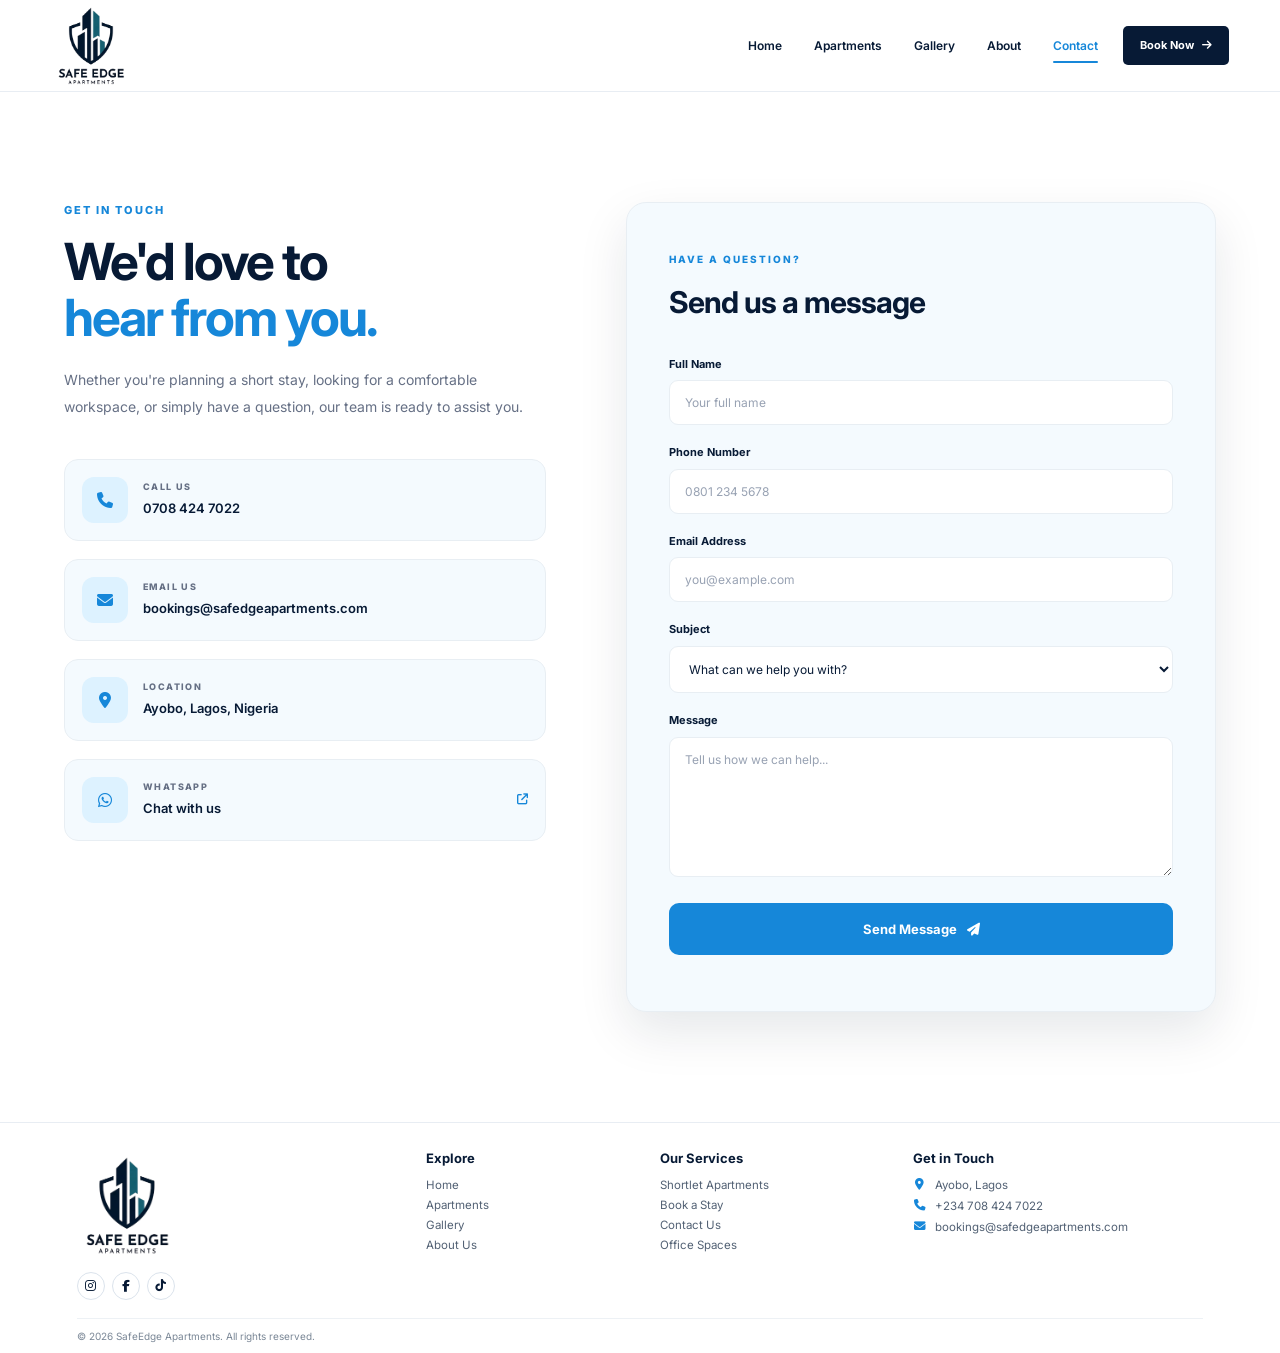
<file: Contact_Section/index.html>
<!DOCTYPE html>
<html lang="en">
<head>
    <meta charset="UTF-8">
    <meta name="viewport" content="width=device-width, initial-scale=1.0">

    <title>Contact Us | SafeEdge Apartments</title>
    <link rel="icon" type="image/png" href="../Images/Logo.png">


    <!-- Google Font -->
    <link rel="preconnect" href="https://fonts.googleapis.com">
    <link rel="preconnect" href="https://fonts.gstatic.com" crossorigin>
    <link href="https://fonts.googleapis.com/css2?family=Inter:wght@400;500;600;700;800&display=swap" rel="stylesheet">

    <!-- Font Awesome -->
    <link rel="stylesheet" href="https://cdnjs.cloudflare.com/ajax/libs/font-awesome/6.7.2/css/all.min.css">

    <link rel="stylesheet" href="style.css">
</head>

<body>

    <!-- ================= HEADER ================= -->
    <header class="site-header" id="siteHeader">

        <div class="container nav-container">

            <!-- Logo -->
            <a href="index.html" class="logo">
                <img src="../Images/Logo.png" alt="SafeEdge Apartments">
            </a>

            <!-- Desktop Navigation -->
            <nav class="desktop-nav">
                <a href="/">Home</a>
                <a href="../Apartments_Section/">Apartments</a>
                <a href="../Gallery_Section/">Gallery</a>
                <a href="../About_Section/">About</a>
                <a href="/Contact_Section/"  class="active">Contact</a>
            </nav>

            <!-- Book Button -->
            <a href="../Book_now_Section/" class="nav-book-btn">
                Book Now
                <i class="fa-solid fa-arrow-right"></i>
            </a>

            <!-- Mobile Menu Button -->
            <button class="menu-toggle" id="menuToggle" aria-label="Open navigation">
                <i class="fa-solid fa-bars"></i>
            </button>

        </div>

        <!-- Mobile Navigation -->
        <div class="mobile-nav" id="mobileNav">

            <a href="../">Home</a>
            <a href="../Apartments_Section/">Apartments</a>
            <a href="../Gallery_Section/">Gallery</a>
            <a href="../About_Section/">About</a>
            <a href="/Contact_Section/" style = "color: #1687D9">Contact</a>

            <a href="../Book_now_Section/index.html" class="mobile-book-btn">
                Book Your Stay
                <i class="fa-solid fa-arrow-right"></i>
            </a>

        </div>

    </header>

    

        </div>

    </section>


    <!-- ================= CONTACT SECTION ================= -->
    <section class="contact-section">

        <div class="container contact-grid">

            <!-- Contact Information -->
            <div class="contact-info">

                <span class="section-label">
                    GET IN TOUCH
                </span>

                <h2>
                    We'd love to<br>
                    <span>hear from you.</span>
                </h2>

                <p class="contact-intro">
                    Whether you're planning a short stay, looking for a
                    comfortable workspace, or simply have a question,
                    our team is ready to assist you.
                </p>


                <div class="contact-details">

                    <a href="tel:07084247022" class="contact-item">
                        <div class="contact-icon">
                            <i class="fa-solid fa-phone"></i>
                        </div>

                        <div>
                            <small>CALL US</small>
                            <strong>0708 424 7022</strong>
                        </div>
                    </a>


                    <a href="mailto:bookings@safedgeapartments.com" class="contact-item">
                        <div class="contact-icon">
                            <i class="fa-solid fa-envelope"></i>
                        </div>

                        <div>
                            <small>EMAIL US</small>
                            <strong>bookings@safedgeapartments.com</strong>
                        </div>
                    </a>


                    <div class="contact-item">
                        <div class="contact-icon">
                            <i class="fa-solid fa-location-dot"></i>
                        </div>

                        <div>
                            <small>LOCATION</small>
                            <strong>Ayobo, Lagos, Nigeria</strong>
                        </div>
                    </div>


                    <a href="https://wa.me/2347084247022"
                       target="_blank"
                       rel="noopener noreferrer"
                       class="contact-item">

                        <div class="contact-icon whatsapp-icon">
                            <i class="fa-brands fa-whatsapp"></i>
                        </div>

                        <div>
                            <small>WHATSAPP</small>
                            <strong>Chat with us</strong>
                        </div>

                        <i class="fa-solid fa-arrow-up-right-from-square contact-arrow"></i>

                    </a>

                </div>


               

            </div>


            <!-- Contact Form -->
            <div class="contact-form-wrapper">

                <div class="form-heading">
                    <span>HAVE A QUESTION?</span>
                    <h3>Send us a message</h3>
                </div>

                <form id="contactForm" action="https://api.web3forms.com/submit" method="POST">
                    <input type="hidden" name="access_key" value="8d4957ae-d893-426e-990c-91553eb66c3d">



                    <div class="form-row">

                        <div class="form-group">
                            <label for="name">Full Name</label>

                            <input
                                type="text"
                                id="name"
                                name="name"
                                placeholder="Your full name"
                                required
                            >
                        </div>

                        <div class="form-group">
                            <label for="phone">Phone Number</label>

                            <input
                                type="tel"
                                id="phone"
                                name="phone"
                                placeholder="0801 234 5678"
                                required
                            >
                        </div>

                    </div>


                    <div class="form-group">
                        <label for="email">Email Address</label>

                        <input
                            type="email"
                            id="email"
                            name="email"
                            placeholder="you@example.com"
                            required
                        >
                    </div>


                    <div class="form-group">
                        <label for="subject">Subject</label>

                        <select id="subject" name="subject" required>
                            <option value="" disabled selected>
                                What can we help you with?
                            </option>

                            <option value="apartment-booking">
                                Apartment Booking
                            </option>

                            <option value="workspace">
                                Workspace
                            </option>

                            <option value="availability">
                                Availability
                            </option>

                            <option value="general">
                                General Enquiry
                            </option>
                        </select>
                    </div>


                    <div class="form-group">
                        <label for="message">Message</label>

                        <textarea
                            id="message"
                            name="message"
                            rows="5"
                            placeholder="Tell us how we can help..."
                            required
                        ></textarea>
                    </div>


                    <button type="submit" class="submit-btn" id="submitBtn">

                        <span id="buttonText">
                            Send Message
                        </span>

                        <i class="fa-solid fa-paper-plane"></i>

                    </button>

                    <div class="form-message" id="formMessage"></div>

                </form>

            </div>

        </div>

    </section>




     <!-- ================= FOOTER ================= -->

<footer class="site-footer">

    <div class="footer-container">

        <!-- BRAND -->
        <div class="footer-brand">
            <img src="../Images/Logo.png" alt="SafeEdge Apartments">

            

            <div class="footer-socials">
                <a href="https://www.instagram.com/safeedgeapartments?stkn=MXhoY3BzNTBpc3hn" target="_blank" rel="noopener noreferrer" aria-label="Instagram">
                    <i class="fa-brands fa-instagram"></i>
                </a>

                <a href="https://www.facebook.com/share/19a1oBpX6V/" target="_blank" rel="noopener noreferrer" aria-label="Facebook">
                    <i class="fa-brands fa-facebook-f"></i>
                </a>

                <a href="https://www.tiktok.com/@safe.edge.apartmen?_r=1&_t=ZS-99mVBFWIWaA" target="_blank" rel="noopener noreferrer" aria-label="TikTok">
                    <i class="fa-brands fa-tiktok"></i>
                </a>
            </div>
        </div>


        <!-- EXPLORE -->
        <div class="footer-column">
            <h4>Explore</h4>

            <a href="../">Home</a>
            <a href="../Apartments_Section/">Apartments</a>
            <a href="../Gallery_Section/">Gallery</a>
            <a href="../About_Section/">About Us</a>
        </div>


        <!-- SERVICES -->
        <div class="footer-column">
            <h4>Our Services</h4>

            <a href="../Apartments_Section/">Shortlet Apartments</a>
            <a href="../Book_now_Section/">Book a Stay</a>
            <a href="../Contact_Section/">Contact Us</a>
            <a href="../Book_now_Section/">Office Spaces</a>
        </div>


        <!-- CONTACT -->
        <div class="footer-column footer-contact">
            <h4>Get in Touch</h4>

            <p>
                <i class="fa-solid fa-location-dot"></i>
                <span>Ayobo, Lagos</span>
            </p>

            <p>
                <i class="fa-solid fa-phone"></i>
                <a href="tel:07084247022">+234 708 424 7022</a>
            </p>

            <p>
                <i class="fa-solid fa-envelope"></i>
                <a href="mailto:bookings@safedgeapartments.com">
                    bookings@safedgeapartments.com
                </a>
            </p>
        </div>

    </div>


    <!-- BOTTOM BAR -->
    <div class="footer-bottom">

        <p>
            © 2026 SafeEdge Apartments. All rights reserved.
        </p>

       

    </div>

</footer>





    <script src="script.js" defer></script>

</body>
</html>
</file>
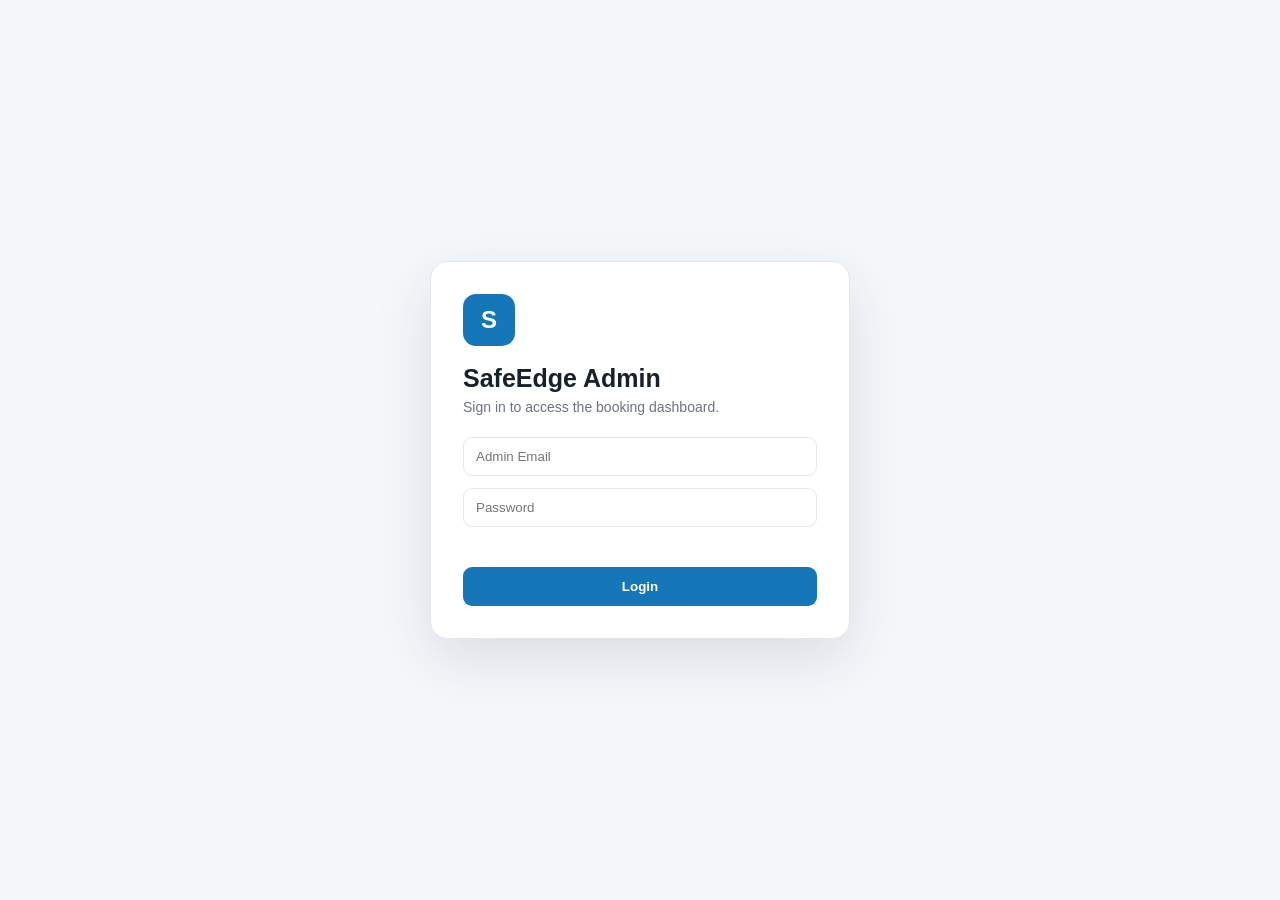
<file: Book_now_Section/admin_dashboard.html>
<!DOCTYPE html>
<html lang="en">
<head>
<meta charset="UTF-8">
<meta name="viewport" content="width=device-width, initial-scale=1.0">
<title>SafeEdge | Booking Dashboard</title>
<style>
:root {
    --blue:#1677B8;
    --blue-dark:#0F5F94;
    --blue-light:#EAF5FC;
    --text:#17212b;
    --muted:#6b7280;
    --border:#e5e7eb;
    --bg:#f5f8fb;
    --white:#fff;
    --green:#198754;
    --orange:#d97706;
    --red:#dc3545;
}
* { box-sizing:border-box; }
body {
    margin:0;
    font-family:Inter,Arial,sans-serif;
    background:var(--bg);
    color:var(--text);
}
.header {
    background:var(--white);
    border-bottom:1px solid var(--border);
    padding:18px 28px;
    display:flex;
    justify-content:space-between;
    align-items:center;
    gap:20px;
}
.brand {
    display:flex;
    align-items:center;
    gap:12px;
}
.logo {
    width:42px;
    height:42px;
    border-radius:10px;
    background:var(--blue);
    color:#fff;
    display:grid;
    place-items:center;
    font-weight:800;
    font-size:20px;
}
.brand h1 { margin:0; font-size:20px; }
.brand span { color:var(--muted); font-size:13px; }
.refresh-btn {
    border:0;
    background:var(--blue);
    color:#fff;
    border-radius:9px;
    padding:11px 17px;
    font-weight:700;
    cursor:pointer;
}
.refresh-btn:hover { background:var(--blue-dark); }
.container {
    width:min(1400px,94%);
    margin:30px auto 50px;
}
.page-title h2 { margin:0 0 6px; font-size:28px; }
.page-title p { margin:0 0 24px; color:var(--muted); }
.cards {
    display:grid;
    grid-template-columns:repeat(4,1fr);
    gap:16px;
    margin-bottom:22px;
}
.card {
    background:var(--white);
    border:1px solid var(--border);
    border-radius:14px;
    padding:20px;
}
.card .label { color:var(--muted); font-size:13px; }
.card .number { font-size:30px; font-weight:800; margin-top:7px; }
.toolbar {
    background:var(--white);
    border:1px solid var(--border);
    border-radius:14px;
    padding:16px;
    display:grid;
    grid-template-columns:2fr 1fr 1fr 1fr auto;
    gap:10px;
    margin-bottom:16px;
}
input,select {
    width:100%;
    border:1px solid var(--border);
    border-radius:9px;
    padding:11px 12px;
    background:#fff;
    outline:none;
}
input:focus,select:focus { border-color:var(--blue); }
.table-wrap {
    background:var(--white);
    border:1px solid var(--border);
    border-radius:14px;
    overflow:auto;
}
table {
    width:100%;
    border-collapse:collapse;
    min-width:1050px;
}
th,td {
    padding:14px 13px;
    border-bottom:1px solid var(--border);
    text-align:left;
    font-size:14px;
    white-space:nowrap;
}
th {
    background:#f8fafc;
    color:#4b5563;
    font-size:12px;
    text-transform:uppercase;
    letter-spacing:.04em;
}
tr:last-child td { border-bottom:0; }
.status {
    display:inline-flex;
    align-items:center;
    border-radius:999px;
    padding:5px 10px;
    font-size:12px;
    font-weight:700;
}
.status.pending { background:#fff7e6; color:var(--orange); }
.status.confirmed { background:#e9f8ef; color:var(--green); }
.status.cancelled { background:#fdecec; color:var(--red); }
.status.completed { background:var(--blue-light); color:var(--blue-dark); }
.status.other { background:#eef2f7; color:#475569; }
.empty,.loading,.error {
    padding:35px;
    text-align:center;
    color:var(--muted);
}
.error { color:var(--red); }
.last-updated {
    margin-top:10px;
    color:var(--muted);
    font-size:12px;
}


.availability-section {
    margin-bottom:22px;
}
.availability-header {
    display:flex;
    align-items:center;
    justify-content:space-between;
    gap:15px;
    margin-bottom:12px;
}
.availability-header h3 {
    margin:0;
    font-size:19px;
}
.availability-date {
    display:flex;
    align-items:center;
    gap:8px;
}
.availability-date label {
    color:var(--muted);
    font-size:13px;
    font-weight:700;
}
.availability-grid {
    display:grid;
    grid-template-columns:repeat(4,1fr);
    gap:14px;
}
.desk-card {
    background:var(--white);
    border:1px solid var(--border);
    border-radius:14px;
    padding:17px;
    min-height:145px;
}
.desk-card.available {
    border-top:4px solid var(--green);
}
.desk-card.booked {
    border-top:4px solid var(--red);
}
.desk-card.partial {
    border-top:4px solid var(--orange);
}
.desk-card h4 {
    margin:0 0 7px;
    font-size:17px;
}
.desk-status {
    font-size:12px;
    font-weight:800;
    margin-bottom:12px;
}
.desk-status.available-text { color:var(--green); }
.desk-status.booked-text { color:var(--red); }
.desk-status.partial-text { color:var(--orange); }
.desk-booking {
    border-top:1px solid var(--border);
    padding-top:9px;
    margin-top:9px;
    font-size:12px;
}
.desk-booking strong {
    display:block;
    margin-bottom:3px;
}
.availability-empty {
    color:var(--muted);
    font-size:12px;
}

.booking-modal{position:fixed;inset:0;background:rgba(15,23,42,.55);display:none;align-items:center;justify-content:center;padding:20px;z-index:1000}
.booking-modal.show{display:flex}
.booking-modal-card{width:min(620px,100%);max-height:90vh;overflow:auto;background:#fff;border-radius:18px;box-shadow:0 20px 60px rgba(0,0,0,.2)}
.booking-modal-header{display:flex;justify-content:space-between;align-items:flex-start;gap:15px;padding:22px 24px;border-bottom:1px solid var(--border)}
.booking-modal-header h3{margin:0 0 5px;font-size:21px}
.booking-modal-header p{margin:0;color:var(--muted);font-size:13px}
.modal-close{width:36px;height:36px;border:0;border-radius:9px;background:#f1f5f9;cursor:pointer;font-size:20px}
.booking-details{padding:22px 24px}
.detail-section{margin-bottom:20px}.detail-section:last-child{margin-bottom:0}
.detail-section h4{margin:0 0 11px;font-size:12px;color:var(--muted);text-transform:uppercase;letter-spacing:.06em}
.detail-grid{display:grid;grid-template-columns:1fr 1fr;gap:10px}
.detail-item{background:#f8fafc;border-radius:10px;padding:12px}
.detail-item.full{grid-column:1/-1}
.detail-label{display:block;color:var(--muted);font-size:11px;margin-bottom:4px}
.detail-value{font-size:14px;font-weight:700;overflow-wrap:anywhere}
.modal-actions{display:flex;flex-wrap:wrap;gap:8px;padding:18px 24px;border-top:1px solid var(--border)}
.view-booking-btn{border:0;background:var(--blue-light);color:var(--blue-dark);border-radius:8px;padding:8px 11px;font-weight:700;cursor:pointer}
.view-booking-btn:hover{background:#dceef9}
@media(max-width:600px){.detail-grid{grid-template-columns:1fr}.detail-item.full{grid-column:auto}.booking-modal-header,.booking-details,.modal-actions{padding-left:17px;padding-right:17px}}
@media(max-width:900px) {
    .availability-grid { grid-template-columns:repeat(2,1fr); }
}
@media(max-width:600px) {
    .availability-header {
        align-items:flex-start;
        flex-direction:column;
    }
    .availability-date {
        width:100%;
    }
    .availability-date input {
        flex:1;
    }
    .availability-grid { grid-template-columns:1fr; }
}

.action-cell {
    display:flex;
    gap:7px;
    flex-wrap:wrap;
    min-width:170px;
}
.action-btn {
    border:0;
    border-radius:7px;
    padding:7px 10px;
    font-size:12px;
    font-weight:700;
    cursor:pointer;
}
.action-btn.confirm { background:#e9f8ef; color:#198754; }
.action-btn.cancel { background:#fdecec; color:#dc3545; }
.action-btn.complete { background:#eaf5fc; color:#0f5f94; }
.action-btn:disabled { opacity:.55; cursor:not-allowed; }
.action-btn:hover:not(:disabled) { filter:brightness(.96); }
@media(max-width:900px) {
    .cards { grid-template-columns:repeat(2,1fr); }
    .toolbar { grid-template-columns:1fr 1fr; }
}
@media(max-width:600px) {
    .header { padding:15px; }
    .container { width:94%; margin-top:22px; }
    .cards { grid-template-columns:1fr 1fr; gap:10px; }
    .card { padding:15px; }
    .card .number { font-size:24px; }
    .toolbar { grid-template-columns:1fr; }
}

/* =========================
   PHASE 9 — ADMIN LOGIN
   ========================= */

#loginScreen {
    position:fixed;
    inset:0;
    z-index:5000;
    display:flex;
    align-items:center;
    justify-content:center;
    padding:20px;
    background:var(--bg);
}

.login-card {
    width:min(420px,100%);
    background:var(--white);
    border:1px solid var(--border);
    border-radius:18px;
    padding:32px;
    box-shadow:0 20px 60px rgba(15,23,42,.12);
}

.login-logo {
    width:52px;
    height:52px;
    border-radius:13px;
    background:var(--blue);
    color:#fff;
    display:grid;
    place-items:center;
    font-size:24px;
    font-weight:800;
    margin-bottom:18px;
}

.login-card h2 {
    margin:0 0 6px;
    font-size:25px;
}

.login-card p {
    margin:0 0 22px;
    color:var(--muted);
    font-size:14px;
}

.login-card input {
    margin-bottom:12px;
}

.login-button {
    width:100%;
    border:0;
    border-radius:9px;
    padding:12px;
    background:var(--blue);
    color:#fff;
    font-weight:700;
    cursor:pointer;
}

.login-button:hover {
    background:var(--blue-dark);
}

.login-button:disabled {
    opacity:.6;
    cursor:not-allowed;
}

.login-error {
    min-height:18px;
    margin:0 0 10px !important;
    color:var(--red) !important;
    font-size:13px !important;
}

#adminApp[hidden] {
    display:none !important;
}

.logout-btn {
    border:0;
    background:#f1f5f9;
    color:#334155;
    border-radius:9px;
    padding:10px 14px;
    font-weight:700;
    cursor:pointer;
}

.logout-btn:hover {
    background:#e2e8f0;
}

@media(max-width:600px) {
    .login-card {
        padding:24px;
    }

    .header {
        flex-wrap:wrap;
    }

    .header-actions {
        width:100%;
        display:flex;
        gap:8px;
    }

    .header-actions button {
        flex:1;
    }
}

</style>
</head>
<body>


<div id="loginScreen">
    <div class="login-card">
        <div class="login-logo">S</div>
        <h2>SafeEdge Admin</h2>
        <p>Sign in to access the booking dashboard.</p>

        <form id="loginForm">
            <input
                type="email"
                id="adminEmail"
                placeholder="Admin Email"
                autocomplete="username"
                required
            >

            <input
                type="password"
                id="adminPassword"
                placeholder="Password"
                autocomplete="current-password"
                required
            >

            <p id="loginError" class="login-error"></p>

            <button
                class="login-button"
                id="loginButton"
                type="submit"
            >
                Login
            </button>
        </form>
    </div>
</div>

<div id="adminApp" hidden>

<header class="header">
    <div class="brand">
        <div class="logo">S</div>
        <div>
            <h1>SafeEdge Apartments</h1>
            <span>Booking Management</span>
        </div>
    </div>
    <div class="header-actions">
        <button class="refresh-btn" id="refreshBtn">↻ Refresh</button>
        <button class="logout-btn" id="logoutBtn" type="button">Logout</button>
    </div>
</header>

<main class="container">
    <section class="page-title">
        <h2>Booking Dashboard</h2>
        <p>View current apartment and office bookings from the SafeEdge booking system.</p>
    </section>

    <section class="cards">
        <div class="card">
            <div class="label">Total Bookings</div>
            <div class="number" id="totalCount">0</div>
        </div>
        <div class="card">
            <div class="label">Pending</div>
            <div class="number" id="pendingCount">0</div>
        </div>
        <div class="card">
            <div class="label">Confirmed</div>
            <div class="number" id="confirmedCount">0</div>
        </div>
        <div class="card">
            <div class="label">Office Bookings</div>
            <div class="number" id="officeCount">0</div>
        </div>
    </section>

    <section class="availability-section">
        <div class="availability-header">
            <h3>Office Workstation Availability</h3>
            <div class="availability-date">
                <label for="availabilityDate">Date</label>
                <input id="availabilityDate" type="date">
            </div>
        </div>

        <div class="availability-grid" id="availabilityGrid"></div>
    </section>

    <section class="toolbar">
        <input id="searchInput" type="search"
               placeholder="Search booking ID, customer, email, phone or workstation...">

        <select id="spaceFilter">
            <option value="">All Spaces</option>
            <option value="Office Space">Office Space</option>
        </select>

        <select id="deskFilter">
            <option value="">All Workstations / Rooms</option>
            <option value="Workstation 1">Workstation 1</option>
            <option value="Workstation 2">Workstation 2</option>
            <option value="Workstation 3">Workstation 3</option>
            <option value="Workstation 4">Workstation 4</option>
        </select>

        <select id="bookingTypeFilter">
            <option value="">All Booking Types</option>
            <option value="Full Day">Full Day</option>
            <option value="Hourly">Hourly</option>
        </select>

        <select id="statusFilter">
            <option value="">All Statuses</option>
            <option value="Pending">Pending</option>
            <option value="Confirmed">Confirmed</option>
            <option value="Cancelled">Cancelled</option>
            <option value="Completed">Completed</option>
        </select>

        <input id="dateFilter" type="date">

        <button class="refresh-btn" id="clearFilters">Clear</button>
    </section>

    <section class="table-wrap">
        <div id="state" class="loading">Loading bookings...</div>
        <table id="bookingTable" style="display:none;">
            <thead>
                <tr>
                    <th>Booking ID</th>
                    <th>Customer</th>
                    <th>Contact</th>
                    <th>Space</th>
                    <th>Workstation / Room</th>
                    <th>Date</th>
                    <th>Type</th>
                    <th>Time</th>
                    <th>Status</th>
                    <th>Actions</th>
                </tr>
            </thead>
            <tbody id="bookingBody"></tbody>
        </table>
    </section>

    <div class="last-updated" id="lastUpdated"></div>
</main>

<div class="booking-modal" id="bookingModal" aria-hidden="true">
  <div class="booking-modal-card" role="dialog" aria-modal="true">
    <div class="booking-modal-header">
      <div><h3>Booking Details</h3><p id="bookingModalSubtitle"></p></div>
      <button class="modal-close" id="modalClose" type="button">×</button>
    </div>
    <div class="booking-details" id="bookingDetails"></div>
    <div class="modal-actions" id="modalActions"></div>
  </div>
</div>

</div>

<script>
const API_URL = "https://script.google.com/macros/s/AKfycbymCCrXjmHCp7ynG-2PDTx_qAgaOl5KZ7j8nGwvT0FEm8ACls7CuDUadz3xkJS3B7HeAw/exec";
let bookings = [];

const state = document.getElementById("state");
const table = document.getElementById("bookingTable");
const body = document.getElementById("bookingBody");

function esc(value) {
    return String(value ?? "")
        .replace(/&/g, "&amp;")
        .replace(/</g, "&lt;")
        .replace(/>/g, "&gt;")
        .replace(/"/g, "&quot;")
        .replace(/'/g, "&#039;");
}

function statusClass(status) {
    const s = String(status || "").toLowerCase();
    if (s === "pending") return "pending";
    if (s === "confirmed") return "confirmed";
    if (s === "cancelled" || s === "canceled") return "cancelled";
    if (s === "completed") return "completed";
    return "other";
}

function getBookingDate(b) {
    return b.space === "Office Space"
        ? (b.officeDate || "")
        : (b.checkinDate || "");
}

function normalizeWorkstation(value) {
    const text = String(value || "").trim();
    const match = text.match(/^Desk\s*(\d+)$/i);
    return match ? `Workstation ${match[1]}` : text;
}

function getPlace(b) {
    return b.space === "Office Space"
        ? normalizeWorkstation(b.desk || "—")
        : (b.roomName || "—");
}

function getType(b) {
    if (b.space === "Office Space")
        return b.officeBookingType || "—";
    return "Apartment";
}

function getTime(b) {
    if (b.space !== "Office Space") return "—";
    if (b.officeBookingType === "Full Day") return "Full Day";
    if (b.startTime || b.endTime)
        return `${b.startTime || "—"} – ${b.endTime || "—"}`;
    return "—";
}

function updateSummary(list) {
    document.getElementById("totalCount").textContent = list.length;
    document.getElementById("pendingCount").textContent =
        list.filter(b => String(b.status).toLowerCase() === "pending").length;
    document.getElementById("confirmedCount").textContent =
        list.filter(b => String(b.status).toLowerCase() === "confirmed").length;
    document.getElementById("officeCount").textContent =
        list.filter(b => b.space === "Office Space").length;
}

async function updateBookingStatus(bookingId, newStatus, button) {

    const token =
        sessionStorage.getItem("safeEdgeAdminToken");

    if (!token) {
        showLogin();
        return;
    }

    const actionText = newStatus === "Confirmed"
        ? "confirm this booking"
        : newStatus === "Cancelled"
            ? "cancel this booking"
            : "mark this booking as completed";

    if (!confirm(`Are you sure you want to ${actionText}?`)) {
        return;
    }

    if (button) {
        button.disabled = true;
    }

    const originalText =
        button ? button.textContent : "";

    if (button) {
        button.textContent = "Updating...";
    }

    try {

        const body = new URLSearchParams({
            action: "updateStatus",
            token: token,
            bookingId: bookingId,
            status: newStatus
        });

        const response = await fetch(API_URL, {
            method: "POST",
            body: body
        });

        if (!response.ok) {
            throw new Error("Unable to update booking status.");
        }

        const result = await response.json();

        if (result.authenticated === false) {
            sessionStorage.removeItem("safeEdgeAdminToken");
            showLogin();
            return;
        }

        if (!result.success) {
            throw new Error(
                result.message ||
                "Booking status update failed."
            );
        }

        const booking = bookings.find(
            b =>
                String(b.bookingId).trim() ===
                String(bookingId).trim()
        );

        if (booking) {
            booking.status = newStatus;
        }

        render();

        document.getElementById("lastUpdated").textContent =
            "Last updated: " + new Date().toLocaleString();

    } catch (error) {

        alert(
            error.message ||
            "Unable to update booking status."
        );

    } finally {

        if (button) {
            button.disabled = false;
            button.textContent = originalText;
        }
    }
}

function getActionButtons(b) {
    const status = String(b.status || "").toLowerCase();
    const bookingId = esc(b.bookingId);

    if (status === "pending") {
        return `
            <div class="action-cell">
                <button class="action-btn confirm"
                        data-booking-id="${bookingId}"
                        data-status="Confirmed">Confirm</button>
                <button class="action-btn cancel"
                        data-booking-id="${bookingId}"
                        data-status="Cancelled">Cancel</button>
            </div>`;
    }

    if (status === "confirmed") {
        return `
            <div class="action-cell">
                <button class="action-btn complete"
                        data-booking-id="${bookingId}"
                        data-status="Completed">Complete</button>
                <button class="action-btn cancel"
                        data-booking-id="${bookingId}"
                        data-status="Cancelled">Cancel</button>
            </div>`;
    }

    return `<span style="color:#6b7280;font-size:12px;">No actions</span>`;
}


function localDateString(date = new Date()) {
    const year = date.getFullYear();
    const month = String(date.getMonth() + 1).padStart(2, "0");
    const day = String(date.getDate()).padStart(2, "0");
    return `${year}-${month}-${day}`;
}

function timeToMinutes(value) {
    if (!value) return null;

    const match = String(value).match(/^(\d{1,2}):(\d{2})/);
    if (!match) return null;

    return Number(match[1]) * 60 + Number(match[2]);
}

function officeBookingsForDate(date) {
    return bookings.filter(b => {
        if (b.space !== "Office Space") return false;
        if (getBookingDate(b) !== date) return false;

        const status = String(b.status || "").toLowerCase();

        return status !== "cancelled" &&
               status !== "canceled";
    });
}

function getDeskSchedule(desk, date) {
    const dayBookings = officeBookingsForDate(date)
        .filter(b => getPlace(b) === desk);

    const fullDay = dayBookings.some(
        b => String(b.officeBookingType || "").toLowerCase() === "full day"
    );

    if (fullDay) {
        return {
            state: "booked",
            bookings: dayBookings
        };
    }

    const hourlyBookings = dayBookings.filter(
        b => String(b.officeBookingType || "").toLowerCase() === "hourly"
    );

    if (!hourlyBookings.length) {
        return {
            state: "available",
            bookings: []
        };
    }

    return {
        state: "partial",
        bookings: hourlyBookings
    };
}

function renderAvailability() {
    const date = document.getElementById("availabilityDate").value;
    const grid = document.getElementById("availabilityGrid");

    if (!date) {
        grid.innerHTML = `
            <div class="desk-card available">
                <div class="availability-empty">
                    Select a date to view Workstation 1–4 availability.
                </div>
            </div>
        `;
        return;
    }

    const desks = ["Workstation 1", "Workstation 2", "Workstation 3", "Workstation 4"];

    grid.innerHTML = desks.map(desk => {
        const schedule = getDeskSchedule(desk, date);

        if (schedule.state === "available") {
            return `
                <article class="desk-card available">
                    <h4>${esc(desk)}</h4>
                    <div class="desk-status available-text">● AVAILABLE</div>
                    <div class="availability-empty">
                        No active booking for this date.
                    </div>
                </article>
            `;
        }

        if (schedule.state === "booked") {
            return `
                <article class="desk-card booked">
                    <h4>${esc(desk)}</h4>
                    <div class="desk-status booked-text">● FULL DAY BOOKED</div>
                    ${schedule.bookings.map(b => `
                        <div class="desk-booking">
                            <strong>${esc(b.name || "Customer")}</strong>
                            <span>${esc(b.bookingId || "")}</span>
                        </div>
                    `).join("")}
                </article>
            `;
        }

        return `
            <article class="desk-card partial">
                <h4>${esc(desk)}</h4>
                <div class="desk-status partial-text">● PARTIALLY BOOKED</div>
                ${schedule.bookings.map(b => `
                    <div class="desk-booking">
                        <strong>${esc(getTime(b))}</strong>
                        <span>${esc(b.name || "Customer")}</span>
                    </div>
                `).join("")}
            </article>
        `;
    }).join("");
}


function bookingDetailsHTML(b){
  const office=b.space==="Office Space";
  return `
  <section class="detail-section"><h4>Customer</h4><div class="detail-grid">
    <div class="detail-item"><span class="detail-label">Name</span><span class="detail-value">${esc(b.name||"—")}</span></div>
    <div class="detail-item"><span class="detail-label">Phone</span><span class="detail-value">${esc(b.phone||"—")}</span></div>
    <div class="detail-item full"><span class="detail-label">Email</span><span class="detail-value">${esc(b.email||"—")}</span></div>
  </div></section>
  <section class="detail-section"><h4>Booking</h4><div class="detail-grid">
    <div class="detail-item"><span class="detail-label">Booking ID</span><span class="detail-value">${esc(b.bookingId||"—")}</span></div>
    <div class="detail-item"><span class="detail-label">Space</span><span class="detail-value">${esc(b.space||"—")}</span></div>
    <div class="detail-item"><span class="detail-label">${office?"Workstation":"Room"}</span><span class="detail-value">${esc(getPlace(b))}</span></div>
    <div class="detail-item"><span class="detail-label">Booking Type</span><span class="detail-value">${esc(getType(b))}</span></div>
  </div></section>
  <section class="detail-section"><h4>Schedule</h4><div class="detail-grid">
    <div class="detail-item"><span class="detail-label">${office?"Office Date":"Check-in"}</span><span class="detail-value">${esc(office?(b.officeDate||"—"):(b.checkinDate||"—"))}</span></div>
    <div class="detail-item"><span class="detail-label">${office?"Time":"Check-out"}</span><span class="detail-value">${esc(office?getTime(b):(b.checkoutDate||"—"))}</span></div>
  </div></section>
  <section class="detail-section"><h4>Status</h4><span class="status ${statusClass(b.status)}">${esc(b.status||"Unknown")}</span></section>`;
}

function openBookingDetails(id){
  const b=bookings.find(x=>String(x.bookingId)===String(id));
  if(!b)return;
  document.getElementById("bookingModalSubtitle").textContent=b.bookingId||"";
  document.getElementById("bookingDetails").innerHTML=bookingDetailsHTML(b);
  const actions=document.getElementById("modalActions");
  actions.innerHTML=getActionButtons(b);
  actions.querySelectorAll(".action-btn").forEach(btn=>{
    btn.addEventListener("click",()=>updateBookingStatus(btn.dataset.bookingId,btn.dataset.status,btn));
  });
  document.getElementById("bookingModal").classList.add("show");
  document.getElementById("bookingModal").setAttribute("aria-hidden","false");
}
function closeBookingDetails(){
  document.getElementById("bookingModal").classList.remove("show");
  document.getElementById("bookingModal").setAttribute("aria-hidden","true");
}
function render() {
    renderAvailability();

    const search = document.getElementById("searchInput").value.toLowerCase().trim();
    const space = document.getElementById("spaceFilter").value;
    const desk = document.getElementById("deskFilter").value;
    const bookingType = document.getElementById("bookingTypeFilter").value.toLowerCase();
    const status = document.getElementById("statusFilter").value.toLowerCase();
    const date = document.getElementById("dateFilter").value;

    const filtered = bookings.filter(b => {
        const haystack = [
            b.bookingId, b.name, b.email, b.phone,
            b.space, b.roomName, b.desk
        ].join(" ").toLowerCase();

        if (search && !haystack.includes(search)) return false;
        if (space && b.space !== space) return false;

        if (desk && getPlace(b) !== desk) return false;

        if (
            bookingType &&
            String(getType(b) || "").toLowerCase() !== bookingType
        ) return false;

        if (status && String(b.status || "").toLowerCase() !== status) return false;
        if (date && getBookingDate(b) !== date) return false;

        return true;
    });

    updateSummary(bookings);

    body.innerHTML = "";

    if (!filtered.length) {
        table.style.display = "none";
        state.style.display = "block";
        state.className = "empty";
        state.textContent = bookings.length
            ? "No bookings match your filters."
            : "No bookings found.";
        return;
    }

    state.style.display = "none";
    table.style.display = "table";

    filtered.forEach(b => {
        const tr = document.createElement("tr");
        tr.innerHTML = `
            <td><strong>${esc(b.bookingId)}</strong></td>
            <td>${esc(b.name)}</td>
            <td>${esc(b.email)}<br>${esc(b.phone)}</td>
            <td>${esc(b.space)}</td>
            <td>${esc(getPlace(b))}</td>
            <td>${esc(getBookingDate(b))}</td>
            <td>${esc(getType(b))}</td>
            <td>${esc(getTime(b))}</td>
            <td>
                <span class="status ${statusClass(b.status)}">
                    ${esc(b.status || "Unknown")}
                </span>
            </td>
            <td><button class="view-booking-btn" type="button" data-view-booking="${esc(b.bookingId)}">View</button><br><br>${getActionButtons(b)}</td>
        `;
        body.appendChild(tr);
    });

    body.querySelectorAll("[data-view-booking]").forEach(button => {
        button.addEventListener("click", (event) => {
            event.stopPropagation();
            openBookingDetails(button.dataset.viewBooking);
        });
    });

    body.querySelectorAll(".action-btn").forEach(button => {
        button.addEventListener("click", () => {
            updateBookingStatus(
                button.dataset.bookingId,
                button.dataset.status,
                button
            );
        });
    });
}

async function loadBookings() {

    const token =
        sessionStorage.getItem("safeEdgeAdminToken");

    if (!token) {
        showLogin();
        return;
    }

    state.style.display = "block";
    state.className = "loading";
    state.textContent = "Loading bookings...";
    table.style.display = "none";

    try {

        const body = new URLSearchParams({
            action: "adminBookings",
            token: token
        });

        const response = await fetch(API_URL, {
            method: "POST",
            body: body
        });

        if (!response.ok) {
            throw new Error("Unable to reach booking API.");
        }

        const result = await response.json();

        if (result.authenticated === false) {
            sessionStorage.removeItem("safeEdgeAdminToken");
            showLogin();
            return;
        }

        if (result.success === false) {
            throw new Error(
                result.message ||
                "Unable to load bookings."
            );
        }

        const data =
            Array.isArray(result)
                ? result
                : Array.isArray(result.bookings)
                    ? result.bookings
                    : [];

        /*
         * Show newest booking first.
         */
        bookings = data.reverse();

        render();

        document.getElementById("lastUpdated").textContent =
            "Last updated: " + new Date().toLocaleString();

    } catch (error) {

        state.className = "error";
        state.style.display = "block";
        state.textContent =
            error.message ||
            "Unable to load bookings.";

        console.error(error);
    }
}


function showLogin() {

    document.getElementById("adminApp").hidden = true;
    document.getElementById("loginScreen").style.display = "flex";

}


function showDashboard() {

    document.getElementById("loginScreen").style.display = "none";
    document.getElementById("adminApp").hidden = false;

}


async function adminLogin() {

    const email =
        document
            .getElementById("adminEmail")
            .value
            .trim();

    const password =
        document
            .getElementById("adminPassword")
            .value;

    const error =
        document.getElementById("loginError");

    const button =
        document.getElementById("loginButton");

    error.textContent = "";

    if (!email || !password) {
        error.textContent =
            "Please enter your email and password.";
        return;
    }

    button.disabled = true;
    button.textContent = "Signing in...";

    try {

        const body = new URLSearchParams({
            action: "adminLogin",
            email: email,
            password: password
        });

        const response = await fetch(API_URL, {
            method: "POST",
            body: body
        });

        if (!response.ok) {
            throw new Error("Unable to connect to the server.");
        }

        const result = await response.json();

        if (!result.success) {
            error.textContent =
                result.message ||
                "Invalid email or password.";
            return;
        }

        sessionStorage.setItem(
            "safeEdgeAdminToken",
            result.token
        );

        showDashboard();

        await loadBookings();

    } catch (loginError) {

        console.error(loginError);

        error.textContent =
            loginError.message ||
            "Unable to connect to the server.";

    } finally {

        button.disabled = false;
        button.textContent = "Login";
    }
}


function adminLogout() {

    sessionStorage.removeItem(
        "safeEdgeAdminToken"
    );

    document.getElementById("adminEmail").value = "";
    document.getElementById("adminPassword").value = "";
    document.getElementById("loginError").textContent = "";

    showLogin();
}

document
    .getElementById("refreshBtn")
    .addEventListener("click", loadBookings);

document
    .getElementById("logoutBtn")
    .addEventListener("click", adminLogout);

document
    .getElementById("loginForm")
    .addEventListener("submit", function(event) {
        event.preventDefault();
        adminLogin();
    });

document
    .getElementById("searchInput")
    .addEventListener("input", render);

document
    .getElementById("spaceFilter")
    .addEventListener("change", render);

document
    .getElementById("deskFilter")
    .addEventListener("change", render);

document
    .getElementById("bookingTypeFilter")
    .addEventListener("change", render);

document
    .getElementById("statusFilter")
    .addEventListener("change", render);

document
    .getElementById("dateFilter")
    .addEventListener("change", render);

document
    .getElementById("clearFilters")
    .addEventListener("click", () => {

        document.getElementById("searchInput").value = "";
        document.getElementById("spaceFilter").value = "";
        document.getElementById("deskFilter").value = "";
        document.getElementById("bookingTypeFilter").value = "";
        document.getElementById("statusFilter").value = "";
        document.getElementById("dateFilter").value = "";

        render();
    });


const availabilityDate =
    document.getElementById("availabilityDate");

availabilityDate.value =
    localDateString();

availabilityDate.addEventListener(
    "change",
    renderAvailability
);


document
    .getElementById("modalClose")
    .addEventListener(
        "click",
        closeBookingDetails
    );


document
    .getElementById("bookingModal")
    .addEventListener("click", (e) => {

        if (
            e.target.id ===
            "bookingModal"
        ) {
            closeBookingDetails();
        }

    });


document.addEventListener(
    "keydown",
    (e) => {

        if (e.key === "Escape") {
            closeBookingDetails();
        }

    }
);


/* =========================
   INITIAL AUTH CHECK
   ========================= */

const existingToken =
    sessionStorage.getItem(
        "safeEdgeAdminToken"
    );

if (existingToken) {

    showDashboard();
    loadBookings();

} else {

    showLogin();

}

</script>
</body>
</html>
</file>
<file: About_Section/style.css>
:root {
    --dark-blue: #071A35;
    --dark-blue-2: #0B2548;
    --blue: #1687D9;
    --light-blue: #DDF2FF;
    --very-light-blue: #F4FAFE;
    --white: #ffffff;
    --black: #101820;
    --grey: #667085;
    --light-grey: #E8EEF3;

    --shadow: 0 20px 50px rgba(7, 26, 53, 0.10);
    --transition: all 0.35s ease;
}


/* RESET */

* {
    margin: 0;
    padding: 0;
    box-sizing: border-box;
}

html {
    scroll-behavior: smooth;
}

body {
    font-family: "Inter", sans-serif;
    color: var(--black);
}

a {
    text-decoration: none;
    color: inherit;
}


/* HEADER */

.site-header {
    position: sticky;
    top: 0;
    z-index: 1000;

    background: rgba(255,255,255,.97);

    border-bottom: 1px solid #e8edf3;

    backdrop-filter: blur(12px);
}

.nav-container {
    max-width: 1200px;
    min-height: 76px;

    margin: auto;
    padding: 0 24px;

    display: flex;
    align-items: center;
    justify-content: space-between;
}

.logo img {
    width: 80px;
    display: block;
}

.desktop-nav {
    display: flex;
    gap: clamp(18px, 2.5vw, 32px);
}

.desktop-nav a {
    position: relative;

    color: var(--dark-blue);

    font-size: 12px;
    font-weight: 600;

    transition: var(--transition);
}

.desktop-nav a::after {
    content: "";

    position: absolute;
    left: 0;
    bottom: -7px;

    width: 0;
    height: 2px;

    background: var(--blue);

    transition: var(--transition);
}

.desktop-nav a:hover,
.desktop-nav a.active {
    color: var(--blue);
}

.desktop-nav a:hover::after,
.desktop-nav a.active::after {
    width: 100%;
}

.nav-book-btn {
    padding: 11px 17px;

    background: var(--dark-blue);
    color: white;

    border-radius: 5px;

    font-size: 11px;
    font-weight: 700;

    transition: var(--transition);
}

.nav-book-btn:hover {
    background: var(--blue);
    transform: translateY(-2px);
}

.menu-toggle {
    display: none;

    width: 42px;
    height: 42px;

    border: none;
    border-radius: 7px;

    background: var(--dark-blue);
    color: white;

    cursor: pointer;
}


/* HERO */

.about-hero {
    position: relative;

    min-height: 550px;

    display: flex;
    align-items: center;

    overflow: hidden;

    background:

        url("../Images/thomas-fatin-6oBUCu9FIOc-unsplash.jpg");

    background-size: cover;
    background-position: center;
}

.about-hero::after {
    content: "";

    position: absolute;
    bottom: 0;
    left: 0;

    width: 100%;
    height: 150px;

    background: linear-gradient(
        to bottom,
        transparent,
        white
    );
}

.about-hero-content {
    position: relative;
    z-index: 2;

    width: 100%;
    max-width: 1200px;

    margin: auto;
    padding: 60px 24px 100px;

    animation: heroIn 1s ease forwards;
}

@keyframes heroIn {

    from {
        opacity: 0;
        transform: translateX(-40px);
    }

    to {
        opacity: 1;
        transform: translateX(0);
    }

}

.about-eyebrow {
    display: flex;
    align-items: center;
    gap: 9px;

    margin-bottom: 20px;

    color: var(--light-blue);

    font-size: 11px;
    font-weight: 800;
    letter-spacing: 1.7px;
}

.about-eyebrow span {
    width: 8px;
    height: 8px;

    border-radius: 50%;

    background: var(--blue);
}

.about-hero h1 {
    max-width: 700px;

    color: white;

    font-size: clamp(44px, 6vw, 76px);
    line-height: 1.05;

    letter-spacing: -2px;
}

.about-hero h1 span {
    color: var(--blue);
}

.about-hero p {
    max-width: 520px;

    margin-top: 22px;

    color: rgba(255,255,255,.78);

    font-size: 15px;
}


/* ABOUT MAIN */

.about-main {
    padding: 100px 24px;
    background: white;
}

.about-container {
    max-width: 1200px;

    margin: auto;

    display: grid;
    grid-template-columns: 1fr 1fr;

    gap: 80px;

    align-items: center;
}

.about-image {
    height: 470px;
}

.about-image img {
    width: 100%;
    height: 100%;

    object-fit: cover;

    border-radius: 20px;

    display: block;
}

.about-content {
    max-width: 520px;
}

.section-label {
    color: var(--blue);

    font-size: 11px;
    font-weight: 800;

    letter-spacing: 1.8px;
}

.about-content h2 {
    margin: 14px 0 20px;

    color: var(--dark-blue);

    font-size: clamp(34px, 4vw, 50px);
    line-height: 1.1;

    letter-spacing: -1.5px;
}

.about-content h2 span {
    color: var(--blue);
}

.about-content p {
    margin-bottom: 15px;

    color: var(--grey);

    font-size: 14px;
    line-height: 1.8;
}

.about-btn {
    display: inline-flex;
    align-items: center;
    gap: 10px;

    margin-top: 10px;
    padding: 14px 21px;

    background: var(--dark-blue);
    color: white;

    border-radius: 8px;

    font-size: 11px;
    font-weight: 700;

    transition: var(--transition);
}

.about-btn:hover {
    background: var(--blue);
    transform: translateY(-2px);
}

.about-btn i {
    transition: var(--transition);
}

.about-btn:hover i {
    transform: translateX(4px);
}


/* FEATURES */

.about-features {
    padding: 70px 24px;

    background: var(--very-light-blue);
}

.features-container {
    max-width: 1200px;

    margin: auto;

    display: grid;
    grid-template-columns: repeat(4, 1fr);
}

.feature {
    padding: 15px 30px;

    text-align: center;

    border-right: 1px solid var(--light-grey);
}

.feature:last-child {
    border-right: none;
}

.feature i {
    color: var(--blue);

    font-size: 22px;

    margin-bottom: 14px;
}

.feature h3 {
    margin-bottom: 6px;

    color: var(--dark-blue);

    font-size: 13px;
}

.feature p {
    color: var(--grey);

    font-size: 11px;
}


/* CTA */

.about-cta {
    padding: 90px 24px;

    text-align: center;

    background:
        linear-gradient(
            135deg,
            var(--light-blue),
            var(--very-light-blue)
        );
}

.about-cta span {
    color: var(--blue);

    font-size: 10px;
    font-weight: 800;

    letter-spacing: 1.8px;
}

.about-cta h2 {
    margin: 12px 0;

    color: var(--dark-blue);

    font-size: clamp(32px, 4vw, 46px);
}

.about-cta p {
    margin-bottom: 25px;

    color: var(--grey);

    font-size: 13px;
}

.about-cta a {
    display: inline-flex;
    align-items: center;
    gap: 10px;

    padding: 14px 23px;

    background: var(--dark-blue);
    color: white;

    border-radius: 8px;

    font-size: 11px;
    font-weight: 700;

    transition: var(--transition);
}

.about-cta a:hover {
    background: var(--blue);
    transform: translateY(-2px);
}

/* =====================================================
   FOOTER
===================================================== */

/* ==============================
   COMPACT WHITE FOOTER
================================= */

.site-footer {
    background: #ffffff;
    color: #071a33;
    padding: 25px 6% 0;
    border-top: 1px solid #e8edf3;
}


/* ==============================
   MAIN FOOTER
================================= */

.footer-container {
    max-width: 1200px;
    margin: 0 auto;

    display: grid;
    grid-template-columns: 1.6fr 1fr 1.1fr 1.5fr;

    column-gap: 40px;
    align-items: start;
}


/* ==============================
   BRAND
================================= */

.footer-brand {
    max-width: 270px;
}

.footer-brand img {
    width: 100px;
    height: auto;
    display: block;
    margin-bottom: 7px;
}

.footer-brand p {
    margin: 0;

    color: #526174;
    font-size: 11.5px;
    line-height: 1.4;
}


/* ==============================
   SOCIAL ICONS
================================= */

.footer-socials {
    display: flex;
    align-items: center;
    gap: 7px;
    margin-top: 10px;
}

.footer-socials a {
    width: 28px;
    height: 28px;

    display: flex;
    align-items: center;
    justify-content: center;

    border: 1px solid #dbe3ec;
    border-radius: 50%;

    color: #071a33;
    background: #ffffff;

    text-decoration: none;
    font-size: 12px;

    transition: all 0.25s ease;
}

.footer-socials a:hover {
    background: #3298e8;
    border-color: #3298e8;
    color: #ffffff;
}


/* ==============================
   FOOTER COLUMNS
================================= */

.footer-column {
    display: flex;
    flex-direction: column;
    align-items: flex-start;
}

.footer-column h4 {
    margin: 0 0 9px;

    color: #071a33;

    font-size: 13px;
    font-weight: 700;
}

.footer-column > a {
    margin-bottom: 5px;

    color: #526174;

    font-size: 11.5px;
    line-height: 1.3;

    text-decoration: none;

    transition: color 0.25s ease;
}

.footer-column > a:hover {
    color: #3298e8;
}


/* ==============================
   CONTACT
================================= */

.footer-contact p {
    display: flex;
    align-items: flex-start;
    gap: 8px;

    margin: 0 0 6px;

    color: #526174;

    font-size: 11.5px;
    line-height: 1.3;
}

.footer-contact p i {
    width: 14px;
    margin-top: 1px;

    color: #3298e8;

    text-align: center;
    flex-shrink: 0;
}

.footer-contact p a {
    color: #526174;
    text-decoration: none;

    transition: color 0.25s ease;
}

.footer-contact p a:hover {
    color: #3298e8;
}


/* ==============================
   BOTTOM BAR
================================= */

.footer-bottom {
    max-width: 1200px;
    margin: 18px auto 0;

    padding: 9px 0;

    border-top: 1px solid #edf1f5;

    display: flex;
    align-items: center;
    justify-content: space-between;
    gap: 15px;
}

.footer-bottom p {
    margin: 0;

    color: #7a8796;
    font-size: 10px;
}

.footer-bottom > a {
    display: inline-flex;
    align-items: center;
    gap: 6px;

    color: #071a33;

    font-size: 10px;
    font-weight: 600;

    text-decoration: none;

    transition: color 0.25s ease;
}

.footer-bottom > a:hover {
    color: #3298e8;
}


/* ==============================
   TABLET
================================= */

@media (max-width: 900px) {

    .footer-container {
        grid-template-columns: 1.5fr 1fr 1fr;
        column-gap: 25px;
    }

    .footer-brand {
        grid-column: 1 / -1;
        max-width: 380px;
    }
}


/* ==============================
   MOBILE
================================= */

@media (max-width: 600px) {

    .site-footer {
        padding: 22px 7% 0;
    }

    .footer-container {
        grid-template-columns: 1fr 1fr;
        gap: 20px 15px;
    }

    .footer-brand {
        grid-column: 1 / -1;
        max-width: 100%;
    }

    .footer-brand img {
        width: 90px;
        margin-bottom: 6px;
    }

    .footer-brand p {
        font-size: 11px;
    }

    .footer-socials {
        margin-top: 9px;
    }

    .footer-socials a {
        width: 27px;
        height: 27px;
        font-size: 11px;
    }

    .footer-column h4 {
        margin-bottom: 8px;
        font-size: 12px;
    }

    .footer-column > a,
    .footer-contact p {
        font-size: 11px;
    }

    .footer-column > a {
        margin-bottom: 4px;
    }

    .footer-contact p {
        margin-bottom: 5px;
    }

    .footer-bottom {
        margin-top: 16px;
        padding: 8px 0;

        flex-direction: column;
        align-items: flex-start;
        gap: 5px;
    }
}



/* =====================================================
   HEADER
===================================================== */

.site-header {
    position: fixed;
    top: 0;
    left: 0;
    width: 100%;
    z-index: 1000;

    background:white;
    backdrop-filter: blur(16px);
    -webkit-backdrop-filter: blur(16px);

    border-bottom: 1px solid rgba(255, 255, 255, 0.10);

    transition: var(--transition);
}

.site-header.scrolled {
    background: white;
    box-shadow: 0 10px 30px rgba(0, 0, 0, 0.15);
}

.nav-container {
    height: 82px;

    display: flex;
    align-items: center;
    justify-content: space-between;
    gap: 30px;
}







/* =========================================================
   RESPONSIVE HEADER
   ========================================================= */

.site-header {
    position: sticky;
    top: 0;
    left: 0;

    width: 100%;

    z-index: 1000;

    background: rgba(255, 255, 255, 0.97);

    border-bottom: 1px solid #e8edf3;

    backdrop-filter: blur(12px);
    -webkit-backdrop-filter: blur(12px);
}


/* =========================================================
   HEADER CONTAINER
   ========================================================= */

.nav-container {
    width: min(1200px, 92%);

    min-height: 76px;

    margin: 0 auto;

    display: flex;

    align-items: center;

    justify-content: space-between;

    gap: 25px;
}


/* =========================================================
   LOGO
   ========================================================= */

.logo {
    display: flex;

    align-items: center;

    flex-shrink: 0;
}

.logo img {
    display: block;

    width: 80px;

    height: auto;
}


/* =========================================================
   DESKTOP NAVIGATION
   ========================================================= */

.desktop-nav {
    display: flex;

    align-items: center;

    justify-content: center;

    gap: clamp(18px, 2.5vw, 32px);

    margin-left: auto;
}

.desktop-nav a {
    position: relative;

    color: #071a33;

    font-size: 12px;

    font-weight: 600;

    white-space: nowrap;

    transition: color 0.25s ease;
}


/* Underline */

.desktop-nav a::after {
    content: "";

    position: absolute;

    left: 0;
    bottom: -8px;

    width: 0;
    height: 2px;

    background: #3298e8;

    border-radius: 10px;

    transition: width 0.25s ease;
}


/* Hover */

.desktop-nav a:hover {
    color: #3298e8;
}

.desktop-nav a:hover::after {
    width: 100%;
}


/* Active page */

.desktop-nav a.active {
    color: #3298e8;
}

.desktop-nav a.active::after {
    width: 100%;
}


/* =========================================================
   BOOK NOW BUTTON
   ========================================================= */

.nav-book-btn {
    display: inline-flex;

    align-items: center;

    justify-content: center;

    gap: 8px;

    flex-shrink: 0;

    padding: 11px 17px;

    border-radius: 5px;

    background: #071a33;

    color: #ffffff;

    font-size: 11px;

    font-weight: 700;

    white-space: nowrap;

    transition:
        background 0.25s ease,
        transform 0.25s ease;
}

.nav-book-btn:hover {
    background: #3298e8;

    color: #ffffff;

    transform: translateY(-2px);
}

.nav-book-btn i {
    font-size: 9px;
}


/* =========================================================
   MOBILE MENU BUTTON
   ========================================================= */

.menu-toggle {
    display: none;

    width: 42px;
    height: 42px;

    padding: 0;

    border: none;

    background: transparent;

    color: #071a33;

    cursor: pointer;

    align-items: center;

    justify-content: center;

    font-size: 20px;
}

.menu-toggle:hover {
    color: #3298e8;
}


/* =========================================================
   MOBILE NAVIGATION
   ========================================================= */

.mobile-nav {
    display: none;
}


/* =========================================================
   TABLET
   ========================================================= */

@media (max-width: 950px) {

    .nav-container {
        width: 92%;

        gap: 18px;
    }

    .logo img {
        width: 80px;
    }

    .desktop-nav {
        gap: 18px;
    }

    .desktop-nav a {
        font-size: 11px;
    }

    .nav-book-btn {
        padding: 10px 14px;

        font-size: 10px;
    }

}


/* =========================================================
   MOBILE
   ========================================================= */

@media (max-width: 750px) {

    /* Header */

    .nav-container {
        min-height: 68px;

        width: 90%;
    }


    /* Logo */

    .logo img {
        width: 80px;
    }


    /* Hide desktop navigation */

    .desktop-nav {
        display: none;
    }


    /* Hide desktop booking button */

    .nav-book-btn {
        display: none;
    }


    /* Show hamburger */

    .menu-toggle {
        display: flex;
    }


    /* =====================================================
       MOBILE NAV
       ===================================================== */

    .mobile-nav {
        position: absolute;

        top: 68px;
        left: 0;

        width: 100%;

        display: flex;

        flex-direction: column;

        padding: 8px 6% 20px;

        background: #ffffff;

        border-bottom: 1px solid #e8edf3;

        box-shadow:
            0 15px 35px rgba(7, 26, 51, 0.08);

        /* Hidden by default */

        opacity: 0;

        visibility: hidden;

        pointer-events: none;

        transform: translateY(-10px);

        transition:
            opacity 0.25s ease,
            visibility 0.25s ease,
            transform 0.25s ease;
    }


    /* Open mobile menu */

    .mobile-nav.active {
        opacity: 1;

        visibility: visible;

        pointer-events: auto;

        transform: translateY(0);
    }


    /* Mobile links */

    .mobile-nav a {
        display: flex;

        align-items: center;

        justify-content: space-between;

        width: 100%;

        padding: 15px 5px;

        border-bottom: 1px solid #edf1f5;

        color: #071a33;

        font-size: 13px;

        font-weight: 600;

        transition:
            color 0.2s ease,
            padding-left 0.2s ease;
    }

    .mobile-nav a:hover {
        color: #3298e8;

        padding-left: 10px;
    }


    /* Mobile booking button */

    .mobile-nav .mobile-book-btn {
        justify-content: center;

        gap: 8px;

        margin-top: 13px;

        padding: 13px;

        border: none;

        border-radius: 5px;

        background: #071a33;

        color: #ffffff;
    }

    .mobile-nav .mobile-book-btn:hover {
        padding-left: 13px;

        background: #3298e8;

        color: #ffffff;
    }

}


/* =========================================================
   SMALL PHONES
   ========================================================= */

@media (max-width: 480px) {

    .nav-container {
        width: 90%;

        min-height: 64px;
    }

    .logo img {
        width: 50px;
    }

    .menu-toggle {
        width: 40px;
        height: 40px;

        font-size: 19px;
    }

    .mobile-nav {
        top: 64px;
    }

}











/* =========================================================
   SAFEEDGE APARTMENTS
   ABOUT US PAGE
   BODY CSS ONLY
========================================================= */


/* =========================================================
   COLOUR SYSTEM
========================================================= */

:root {
    --dark-blue: #071A35;
    --dark-blue-2: #0B2548;
    --blue: #1687D9;
    --light-blue: #DDF2FF;
    --very-light-blue: #F4FAFE;

    --white: #ffffff;
    --black: #101820;

    --grey: #667085;
    --light-grey: #E8EEF3;

    --shadow: 0 20px 50px rgba(7, 26, 53, 0.10);
}


/* =========================================================
   ABOUT HERO
========================================================= */

.about-hero {
    position: relative;

    min-height: 100vh;

    display: flex;
    align-items: center;

    overflow: hidden;

    background:
        url("../Images/thomas-fatin-6oBUCu9FIOc-unsplash.jpg") center / cover no-repeat;
}

.about-hero-content {
    position: relative;
    z-index: 2;

    width: min(1150px, 90%);

    margin: 0 auto;

    color: var(--white);
}

.about-eyebrow {
    display: inline-block;

    margin-bottom: 18px;

    color: var(--blue);

    font-size: 12px;
    font-weight: 800;

    letter-spacing: 0.18em;
    text-transform: uppercase;
}

.about-hero h1 {
    max-width: 800px;

    margin-bottom: 22px;

    color: var(--white);

    font-size: clamp(44px, 6vw, 76px);
    line-height: 1.05;

    font-weight: 800;

    letter-spacing: -0.035em;
}

.about-hero h1 span {
    display: block;

    color: #8ED0FF;
}

.about-hero p {
    max-width: 630px;

    color: rgba(255, 255, 255, 0.88);

    font-size: 17px;
    line-height: 1.8;
}


/* =========================================================
   SECTION LABEL
========================================================= */

.section-label {
    display: inline-block;

    margin-bottom: 15px;

    color: var(--blue);

    font-size: 12px;
    font-weight: 800;

    letter-spacing: 0.16em;
    text-transform: uppercase;
}


/* =========================================================
   ABOUT INTRO
========================================================= */

.about-intro {
    padding: 110px 5%;

    background: var(--white);
}

.about-intro-container {
    width: min(1150px, 100%);

    margin: 0 auto;

    display: grid;

    grid-template-columns: 1fr 1fr;

    gap: 75px;

    align-items: center;
}

.about-intro-image {
    position: relative;

    overflow: hidden;

    border-radius: 20px;

    box-shadow: var(--shadow);
}

.about-intro-image img {
    width: 100%;
    height: 510px;

    display: block;

    object-fit: cover;

    transition: transform 0.5s ease;
}

.about-intro-image:hover img {
    transform: scale(1.03);
}

.about-intro-content {
    max-width: 560px;
}

.about-intro-content h2 {
    margin-bottom: 24px;

    color: var(--dark-blue);

    font-size: clamp(36px, 4vw, 54px);
    line-height: 1.08;

    font-weight: 800;

    letter-spacing: -0.025em;
}

.about-intro-content h2 span {
    color: var(--blue);
}

.about-intro-content p {
    margin-bottom: 17px;

    color: var(--grey);

    font-size: 15.5px;
    line-height: 1.85;
}


/* =========================================================
   PRIMARY BUTTON
========================================================= */

.about-primary-btn {
    display: inline-flex;

    align-items: center;
    justify-content: center;

    gap: 10px;

    margin-top: 10px;

    padding: 14px 24px;

    background: var(--blue);

    color: var(--white);

    border-radius: 8px;

    font-size: 14px;
    font-weight: 700;

    transition:
        background 0.25s ease,
        transform 0.25s ease,
        box-shadow 0.25s ease;
}

.about-primary-btn:hover {
    background: var(--dark-blue-2);

    transform: translateY(-3px);

    box-shadow:
        0 12px 28px rgba(22, 135, 217, 0.22);
}

.about-primary-btn i {
    font-size: 11px;
}


/* =========================================================
   EXPERIENCE SECTION
========================================================= */

.about-experience {
    padding: 105px 5%;

    background: var(--very-light-blue);
}

.experience-container {
    width: min(1150px, 100%);

    margin: 0 auto;
}

.experience-heading {
    max-width: 700px;

    margin-bottom: 50px;
}

.experience-heading h2 {
    margin-bottom: 18px;

    color: var(--dark-blue);

    font-size: clamp(36px, 4vw, 52px);
    line-height: 1.08;

    font-weight: 800;

    letter-spacing: -0.025em;
}

.experience-heading h2 span {
    color: var(--blue);
}

.experience-heading p {
    color: var(--grey);

    font-size: 15.5px;
    line-height: 1.8;
}

.experience-grid {
    display: grid;

    grid-template-columns: repeat(2, 1fr);

    gap: 20px;
}

.experience-card {
    display: flex;

    gap: 20px;

    padding: 30px;

    background: var(--white);

    border: 1px solid var(--light-grey);

    border-radius: 16px;

    box-shadow: 0 8px 25px rgba(7, 26, 53, 0.035);

    transition:
        transform 0.3s ease,
        box-shadow 0.3s ease,
        border-color 0.3s ease;
}

.experience-card:hover {
    transform: translateY(-5px);

    border-color: rgba(22, 135, 217, 0.25);

    box-shadow: var(--shadow);
}

.experience-icon {
    width: 52px;
    height: 52px;

    flex-shrink: 0;

    display: flex;
    align-items: center;
    justify-content: center;

    background: var(--light-blue);

    color: var(--blue);

    border-radius: 12px;

    font-size: 19px;
}

.experience-card h3 {
    margin-bottom: 8px;

    color: var(--dark-blue);

    font-size: 18px;
    font-weight: 700;
}

.experience-card p {
    color: var(--grey);

    font-size: 14px;
    line-height: 1.75;
}


/* =========================================================
   WHAT WE OFFER
========================================================= */

.about-offer {
    padding: 110px 5%;

    background: var(--white);
}

.offer-container {
    width: min(1150px, 100%);

    margin: 0 auto;

    display: grid;

    grid-template-columns: 1fr 1fr;

    gap: 75px;

    align-items: center;
}

.offer-content h2 {
    margin-bottom: 22px;

    color: var(--dark-blue);

    font-size: clamp(36px, 4vw, 52px);
    line-height: 1.08;

    font-weight: 800;

    letter-spacing: -0.025em;
}

.offer-content h2 span {
    color: var(--blue);
}

.offer-content > p {
    max-width: 570px;

    margin-bottom: 30px;

    color: var(--grey);

    font-size: 15.5px;
    line-height: 1.85;
}

.offer-points {
    display: grid;

    gap: 14px;
}

.offer-point {
    display: flex;

    align-items: center;

    gap: 12px;

    color: var(--black);

    font-size: 14px;
    font-weight: 500;
}

.offer-point i {
    width: 25px;
    height: 25px;

    flex-shrink: 0;

    display: flex;
    align-items: center;
    justify-content: center;

    background: var(--light-blue);

    color: var(--blue);

    border-radius: 50%;

    font-size: 10px;
}

.offer-image {
    overflow: hidden;

    border-radius: 20px;

    box-shadow: var(--shadow);
}

.offer-image img {
    width: 100%;
    height: 480px;

    display: block;

    object-fit: cover;

    transition: transform 0.5s ease;
}

.offer-image:hover img {
    transform: scale(1.03);
}


/* =========================================================
   VALUES SECTION
========================================================= */

.about-values {
    padding: 105px 5%;

    background: var(--very-light-blue);
}

.values-container {
    width: min(1150px, 100%);

    margin: 0 auto;
}

.values-heading {
    max-width: 700px;

    margin-bottom: 50px;
}

.values-heading h2 {
    margin-bottom: 18px;

    color: var(--dark-blue);

    font-size: clamp(36px, 4vw, 52px);
    line-height: 1.08;

    font-weight: 800;

    letter-spacing: -0.025em;
}

.values-heading h2 span {
    color: var(--blue);
}

.values-heading p {
    color: var(--grey);

    font-size: 15.5px;
    line-height: 1.8;
}

.values-grid {
    display: grid;

    grid-template-columns: repeat(4, 1fr);

    gap: 20px;
}

.value-item {
    padding: 30px 25px;

    background: var(--white);

    border: 1px solid var(--light-grey);

    border-radius: 16px;

    transition:
        transform 0.3s ease,
        box-shadow 0.3s ease;
}

.value-item:hover {
    transform: translateY(-5px);

    box-shadow: var(--shadow);
}

.value-number {
    display: block;

    margin-bottom: 27px;

    color: var(--blue);

    font-size: 12px;
    font-weight: 800;

    letter-spacing: 0.14em;
}

.value-item h3 {
    margin-bottom: 11px;

    color: var(--dark-blue);

    font-size: 19px;
    font-weight: 700;
}

.value-item p {
    color: var(--grey);

    font-size: 14px;
    line-height: 1.75;
}


/* =========================================================
   CTA
========================================================= */

.about-cta {
    position: relative;

    padding: 105px 5%;

    overflow: hidden;

    background:
        linear-gradient(
            135deg,
            var(--dark-blue),
            var(--dark-blue-2)
        );

    color: var(--white);

    text-align: center;
}

.about-cta::before {
    content: "";

    position: absolute;

    width: 350px;
    height: 350px;

    top: -180px;
    left: -120px;

    border-radius: 50%;

    background: rgba(22, 135, 217, 0.10);
}

.about-cta::after {
    content: "";

    position: absolute;

    width: 400px;
    height: 400px;

    right: -180px;
    bottom: -220px;

    border-radius: 50%;

    background: rgba(22, 135, 217, 0.08);
}

.about-cta > div {
    position: relative;
    z-index: 2;

    max-width: 700px;

    margin: 0 auto;
}

.about-cta span {
    display: inline-block;

    margin-bottom: 14px;

    color: #8ED0FF;

    font-size: 12px;
    font-weight: 800;

    letter-spacing: 0.18em;
}

.about-cta h2 {
    margin-bottom: 15px;

    color: var(--white);

    font-size: clamp(38px, 5vw, 58px);
    line-height: 1.08;

    font-weight: 800;
}

.about-cta p {
    margin-bottom: 30px;

    color: rgba(255, 255, 255, 0.82);

    font-size: 16px;
    line-height: 1.7;
}

.about-cta a {
    display: inline-flex;

    align-items: center;
    justify-content: center;

    gap: 10px;

    padding: 14px 26px;

    background: var(--blue);

    color: var(--white);

    border-radius: 8px;

    font-size: 14px;
    font-weight: 700;

    transition:
        background 0.25s ease,
        transform 0.25s ease,
        box-shadow 0.25s ease;
}

.about-cta a:hover {
    background: #0f75bd;

    transform: translateY(-3px);

    box-shadow:
        0 12px 30px rgba(22, 135, 217, 0.25);
}


/* =========================================================
   TABLET
========================================================= */

@media (max-width: 1000px) {

    .about-intro-container,
    .offer-container {
        grid-template-columns: 1fr;

        gap: 50px;
    }

    .about-intro-content {
        max-width: 700px;
    }

    .values-grid {
        grid-template-columns: repeat(2, 1fr);
    }
}


/* =========================================================
   MOBILE
========================================================= */

@media (max-width: 700px) {

    .about-hero {
        min-height: 500px;

        background:

            url("../Images/thomas-fatin-6oBUCu9FIOc-unsplash.jpg") center / cover no-repeat;
    }

    .about-hero-content {
        width: 88%;
    }

    .about-hero h1 {
        font-size: 42px;
    }

    .about-hero p {
        font-size: 15px;
    }

    .about-intro,
    .about-experience,
    .about-offer,
    .about-values {
        padding: 75px 6%;
    }

    .about-intro-content h2,
    .experience-heading h2,
    .offer-content h2,
    .values-heading h2 {
        font-size: 34px;
    }

    .about-intro-image img {
        height: 370px;
    }

    .offer-image img {
        height: 370px;
    }

    .experience-grid {
        grid-template-columns: 1fr;
    }

    .experience-card {
        padding: 25px;
    }

    .values-grid {
        grid-template-columns: 1fr;
    }

    .value-item {
        padding: 27px 23px;
    }

    .about-cta {
        padding: 80px 6%;
    }

    .about-cta h2 {
        font-size: 40px;
    }
}


/* =========================================================
   SMALL PHONES
========================================================= */

@media (max-width: 400px) {

    .about-hero {
        min-height: 450px;
    }

    .about-hero h1 {
        font-size: 36px;
    }

    .about-intro,
    .about-experience,
    .about-offer,
    .about-values {
        padding: 60px 5%;
    }

    .about-intro-image img,
    .offer-image img {
        height: 300px;
    }

    .experience-card {
        flex-direction: column;
    }

    .about-cta h2 {
        font-size: 35px;
    }
}

/* =========================================================
   SAFEEDGE RESPONSIVE HAMBURGER MENU
   ========================================================= */

.menu-toggle {
    display: none;

    width: 42px;
    height: 42px;

    margin-left: auto;
    padding: 0;

    align-items: center;
    justify-content: center;

    background: #ffffff;
    border: 1px solid #E8EEF3;
    border-radius: 8px;

    color: #071A35;
    font-size: 20px;

    cursor: pointer;
    position: relative;
    z-index: 1100;

    transition:
        background 0.25s ease,
        border-color 0.25s ease,
        color 0.25s ease,
        transform 0.25s ease;
}

.menu-toggle:hover {
    background: #DDF2FF;
}

.mobile-nav {
    position: absolute;
    top: 100%;
    left: 0;
    width: 100%;

    display: flex;
    flex-direction: column;

    padding: 10px 5% 20px;

    background: #ffffff;
    border-top: 1px solid #E8EEF3;
    border-bottom: 1px solid #E8EEF3;

    box-shadow: 0 15px 35px rgba(7, 26, 53, 0.10);

    opacity: 0;
    visibility: hidden;
    transform: translateY(-12px);
    pointer-events: none;

    transition:
        opacity 0.25s ease,
        visibility 0.25s ease,
        transform 0.25s ease;

    z-index: 999;
}

.mobile-nav.open {
    opacity: 1;
    visibility: visible;
    transform: translateY(0);
    pointer-events: auto;
}

.mobile-nav > a {
    display: flex;
    align-items: center;
    width: 100%;
    min-height: 48px;
    padding: 14px 5px;

    color: #071A35;
    background: transparent;
    border-bottom: 1px solid #E8EEF3;

    font-size: 15px;
    font-weight: 600;
    text-decoration: none;

    transition:
        color 0.2s ease,
        padding-left 0.2s ease,
        background 0.2s ease;
}

.mobile-nav > a:hover {
    color: #1687D9;
    padding-left: 10px;
    background: #F4FAFE;
}

.mobile-nav .mobile-book-btn {
    display: flex;
    align-items: center;
    justify-content: center;
    gap: 9px;

    min-height: 46px;
    margin-top: 15px;
    padding: 12px 18px;

    background: #1687D9;
    color: #ffffff;

    border: none;
    border-radius: 7px;
    text-align: center;

    transition:
        background 0.25s ease,
        transform 0.25s ease;
}

.mobile-nav .mobile-book-btn:hover {
    padding-left: 18px;
    background: #071A35;
    color: #ffffff;
    transform: translateY(-1px);
}

@media screen and (max-width: 800px) {

    .desktop-nav {
        display: none !important;
    }

    .nav-book-btn {
        display: none !important;
    }

    .menu-toggle {
        display: flex !important;
    }

    .nav-container {
        display: flex;
        align-items: center;
        justify-content: space-between;
    }
}

@media screen and (max-width: 480px) {

    .menu-toggle {
        width: 39px;
        height: 39px;
        font-size: 18px;
    }

    .mobile-nav {
        padding-left: 5%;
        padding-right: 5%;
    }

    .mobile-nav > a {
        min-height: 46px;
        padding: 13px 5px;
        font-size: 14px;
    }

    .mobile-nav .mobile-book-btn {
        min-height: 45px;
        font-size: 14px;
    }
}
</file>
<file: Book_now_Section/style.css>
/* =====================================================
   SAFEEDGE APARTMENTS — BOOKING PAGE
   ===================================================== */

:root {
    --dark-blue: #071A35;
    --dark-blue-2: #0B2548;
    --blue: #1687D9;
    --light-blue: #DDF2FF;
    --very-light-blue: #F4FAFE;
    --white: #ffffff;
    --black: #101820;
    --grey: #667085;
    --light-grey: #E8EEF3;

    --shadow: 0 20px 50px rgba(7, 26, 53, 0.10);
    --radius: 18px;
    --transition: all 0.35s ease;
}


/* =====================================================
   RESET
   ===================================================== */

* {
    margin: 0;
    padding: 0;
    box-sizing: border-box;
}

html {
    scroll-behavior: smooth;
}

body {
    font-family: "Inter", sans-serif;
    color: var(--black);
    background: var(--white);
    line-height: 1.6;
}

a {
    text-decoration: none;
    color: inherit;
}

button,
input,
select,
textarea {
    font-family: inherit;
}





/* =========================================================
   RESPONSIVE HEADER
   ========================================================= */

.site-header {
    position: sticky;
    top: 0;
    left: 0;

    width: 100%;

    z-index: 1000;

    background: rgba(255, 255, 255, 0.97);

    border-bottom: 1px solid #e8edf3;

    backdrop-filter: blur(12px);
    -webkit-backdrop-filter: blur(12px);
}


/* =========================================================
   HEADER CONTAINER
   ========================================================= */

.nav-container {
    width: min(1200px, 92%);

    min-height: 76px;

    margin: 0 auto;

    display: flex;

    align-items: center;

    justify-content: space-between;

    gap: 25px;
}


/* =========================================================
   LOGO
   ========================================================= */

.logo {
    display: flex;

    align-items: center;

    flex-shrink: 0;
}

.logo img {
    display: block;

    width: 80px;

    height: auto;
}


/* =========================================================
   DESKTOP NAVIGATION
   ========================================================= */

.desktop-nav {
    display: flex;

    align-items: center;

    justify-content: center;

    gap: clamp(18px, 2.5vw, 32px);

    margin-left: auto;
}

.desktop-nav a {
    position: relative;

    color: #071a33;

    font-size: 12px;

    font-weight: 600;

    white-space: nowrap;

    transition: color 0.25s ease;
}


/* Underline */

.desktop-nav a::after {
    content: "";

    position: absolute;

    left: 0;
    bottom: -8px;

    width: 0;
    height: 2px;

    background: #3298e8;

    border-radius: 10px;

    transition: width 0.25s ease;
}


/* Hover */

.desktop-nav a:hover {
    color: #3298e8;
}

.desktop-nav a:hover::after {
    width: 100%;
}


/* Active page */

.desktop-nav a.active {
    color: #3298e8;
}

.desktop-nav a.active::after {
    width: 100%;
}


/* =========================================================
   BOOK NOW BUTTON
   ========================================================= */

.nav-book-btn {
    display: inline-flex;

    align-items: center;

    justify-content: center;

    gap: 8px;

    flex-shrink: 0;

    padding: 11px 17px;

    border-radius: 5px;

    background: #071a33;

    color: #ffffff;

    font-size: 11px;

    font-weight: 700;

    white-space: nowrap;

    transition:
        background 0.25s ease,
        transform 0.25s ease;
}

.nav-book-btn:hover {
    background: #3298e8;

    color: #ffffff;

    transform: translateY(-2px);
}

.nav-book-btn i {
    font-size: 9px;
}


/* =========================================================
   MOBILE MENU BUTTON
   ========================================================= */

.menu-toggle {
    display: none;

    width: 42px;
    height: 42px;

    padding: 0;

    border: none;

    background: transparent;

    color: #071a33;

    cursor: pointer;

    align-items: center;

    justify-content: center;

    font-size: 20px;
}

.menu-toggle:hover {
    color: #3298e8;
}


/* =========================================================
   MOBILE NAVIGATION
   ========================================================= */

.mobile-nav {
    display: none;
}


/* =========================================================
   TABLET
   ========================================================= */

@media (max-width: 950px) {

    .nav-container {
        width: 92%;

        gap: 18px;
    }

    .logo img {
        width: 80px;
    }

    .desktop-nav {
        gap: 18px;
    }

    .desktop-nav a {
        font-size: 11px;
    }

    .nav-book-btn {
        padding: 10px 14px;

        font-size: 10px;
    }

}


/* =========================================================
   MOBILE
   ========================================================= */

@media (max-width: 750px) {

    /* Header */

    .nav-container {
        min-height: 68px;

        width: 90%;
    }


    /* Logo */

    .logo img {
        width: 80px;
    }


    /* Hide desktop navigation */

    .desktop-nav {
        display: none;
    }


    /* Hide desktop booking button */

    .nav-book-btn {
        display: none;
    }


    /* Show hamburger */

    .menu-toggle {
        display: flex;
    }


    /* =====================================================
       MOBILE NAV
       ===================================================== */

    .mobile-nav {
        position: absolute;

        top: 68px;
        left: 0;

        width: 100%;

        display: flex;

        flex-direction: column;

        padding: 8px 6% 20px;

        background: #ffffff;

        border-bottom: 1px solid #e8edf3;

        box-shadow:
            0 15px 35px rgba(7, 26, 51, 0.08);

        /* Hidden by default */

        opacity: 0;

        visibility: hidden;

        pointer-events: none;

        transform: translateY(-10px);

        transition:
            opacity 0.25s ease,
            visibility 0.25s ease,
            transform 0.25s ease;
    }


    /* Open mobile menu */

    .mobile-nav.active {
        opacity: 1;

        visibility: visible;

        pointer-events: auto;

        transform: translateY(0);
    }


    /* Mobile links */

    .mobile-nav a {
        display: flex;

        align-items: center;

        justify-content: space-between;

        width: 100%;

        padding: 15px 5px;

        border-bottom: 1px solid #edf1f5;

        color: #071a33;

        font-size: 13px;

        font-weight: 600;

        transition:
            color 0.2s ease,
            padding-left 0.2s ease;
    }

    .mobile-nav a:hover {
        color: #3298e8;

        padding-left: 10px;
    }


    /* Mobile booking button */

    .mobile-nav .mobile-book-btn {
        justify-content: center;

        gap: 8px;

        margin-top: 13px;

        padding: 13px;

        border: none;

        border-radius: 5px;

        background: #071a33;

        color: #ffffff;
    }

    .mobile-nav .mobile-book-btn:hover {
        padding-left: 13px;

        background: #3298e8;

        color: #ffffff;
    }

}


/* =========================================================
   SMALL PHONES
   ========================================================= */

@media (max-width: 480px) {

    .nav-container {
        width: 90%;

        min-height: 64px;
    }

    .logo img {
        width: 50px;
    }

    .menu-toggle {
        width: 40px;
        height: 40px;

        font-size: 19px;
    }

    .mobile-nav {
        top: 64px;
    }

}






/* =====================================================
   HERO
   ===================================================== */

.booking-hero {
    position: relative;

    min-height: 560px;

    display: flex;
    align-items: center;

    overflow: hidden;

    background:
        linear-gradient(
            90deg,
            rgba(7, 26, 53, 0.94),
            rgba(7, 26, 53, 0.62)
        ),
        url("../Images/IMG_0081.png");

    background-size: cover;
    background-position: center;
}


/* Bottom fade */

.booking-hero::after {
    content: "";

    position: absolute;

    left: 0;
    bottom: 0;

    width: 100%;
    height: 150px;

    background:
        linear-gradient(
            to bottom,
            transparent,
            var(--white)
        );

    pointer-events: none;
}


.booking-hero-content {
    position: relative;
    z-index: 2;

    width: 100%;
    max-width: 1200px;

    margin: auto;
    padding: 60px 24px 100px;

    animation:
        bookingHeroIn 1s ease forwards,
        bookingFloat 4s ease-in-out 1s infinite;
}


@keyframes bookingHeroIn {

    from {
        opacity: 0;
        transform: translateX(-45px);
    }

    to {
        opacity: 1;
        transform: translateX(0);
    }

}


@keyframes bookingFloat {

    0%,
    100% {
        transform: translateY(0);
    }

    50% {
        transform: translateY(-10px);
    }

}


.booking-eyebrow {
    display: inline-flex;
    align-items: center;
    gap: 9px;

    margin-bottom: 20px;

    color: var(--light-blue);

    font-size: 12px;
    font-weight: 700;
    letter-spacing: 1.5px;
}


.booking-eyebrow span {
    width: 8px;
    height: 8px;

    border-radius: 50%;

    background: var(--blue);
}


.booking-hero h1 {
    max-width: 700px;

    margin-bottom: 20px;

    color: var(--white);

    font-size: clamp(42px, 6vw, 76px);
    line-height: 1.05;
    font-weight: 800;
    letter-spacing: -2px;
}


.booking-hero h1 span {
    color: var(--blue);
}


.booking-hero p {
    max-width: 600px;

    color: rgba(255, 255, 255, 0.78);

    font-size: 16px;
    line-height: 1.8;
}


/* =====================================================
   SCROLL INDICATOR
   ===================================================== */

.scroll-indicator {
    position: absolute;
    right: 5%;
    bottom: 40px;

    z-index: 5;

    display: flex;
    align-items: center;
    gap: 10px;

    color: var(--white);

    font-size: 11px;
    font-weight: 600;

    writing-mode: vertical-rl;

    animation: scrollFloat 2.5s ease-in-out infinite;
}

.scroll-indicator i {
    color: var(--blue);
}

@keyframes scrollFloat {

    0%,
    100% {
        transform: translateY(0);
    }

    50% {
        transform: translateY(8px);
    }

}


/* =====================================================
   BOOKING SECTION
   ===================================================== */

.booking-section {
    padding: 100px 24px;

    background: var(--white);
}

.booking-container {
    max-width: 1200px;

    margin: auto;

    display: grid;
    grid-template-columns: 0.85fr 1.15fr;

    gap: 80px;

    align-items: start;
}


/* =====================================================
   BOOKING INFORMATION
   ===================================================== */

.booking-info {
    padding-top: 25px;
}

.section-label {
    color: var(--blue);

    font-size: 11px;
    font-weight: 800;
    letter-spacing: 1.8px;
}

.booking-info h2 {
    margin: 14px 0 18px;

    color: var(--dark-blue);

    font-size: clamp(32px, 4vw, 48px);
    line-height: 1.12;
    letter-spacing: -1.5px;
}

.booking-info h2 span {
    color: var(--blue);
}

.booking-intro {
    max-width: 470px;

    color: var(--grey);

    font-size: 15px;
}


/* =====================================================
   BENEFITS
   ===================================================== */

.booking-benefits {
    margin-top: 40px;

    display: grid;
    gap: 24px;
}

.benefit {
    display: flex;
    align-items: center;
    gap: 16px;
}

.benefit-icon {
    flex-shrink: 0;

    width: 48px;
    height: 48px;

    display: grid;
    place-items: center;

    background: var(--light-blue);
    color: var(--blue);

    border-radius: 12px;

    font-size: 17px;
}

.benefit h3 {
    margin-bottom: 2px;

    color: var(--dark-blue);

    font-size: 14px;
    font-weight: 700;
}

.benefit p {
    color: var(--grey);

    font-size: 12px;
}


/* =====================================================
   WHATSAPP BOX
   ===================================================== */

.whatsapp-box {
    margin-top: 42px;
    padding: 17px;

    display: flex;
    align-items: center;
    gap: 13px;

    background: #f4fbf7;

    border: 1px solid #dcefe4;
    border-radius: 12px;
}

.whatsapp-icon {
    width: 42px;
    height: 42px;

    display: grid;
    place-items: center;

    background: #25D366;
    color: white;

    border-radius: 50%;

    font-size: 20px;
}

.whatsapp-box div:nth-child(2) {
    flex: 1;
}

.whatsapp-box span,
.whatsapp-box strong {
    display: block;
}

.whatsapp-box span {
    color: var(--grey);
    font-size: 11px;
}

.whatsapp-box strong {
    color: var(--dark-blue);
    font-size: 13px;
}

.whatsapp-box > a {
    width: 34px;
    height: 34px;

    display: grid;
    place-items: center;

    color: #20b95a;

    border-radius: 50%;

    transition: var(--transition);
}

.whatsapp-box > a:hover {
    background: #e1f6e9;
    transform: translate(2px, -2px);
}


/* =====================================================
   BOOKING CARD
   ===================================================== */

.booking-card {
    padding: 35px;

    background: var(--very-light-blue);

    border: 1px solid var(--light-grey);
    border-radius: 20px;

    box-shadow: var(--shadow);
}

.form-header {
    margin-bottom: 30px;
}

.form-header span {
    color: var(--blue);

    font-size: 10px;
    font-weight: 800;
    letter-spacing: 1.5px;
}

.form-header h3 {
    margin: 5px 0 4px;

    color: var(--dark-blue);

    font-size: 25px;
}

.form-header p {
    color: var(--grey);

    font-size: 12px;
}


/* =====================================================
   FORM
   ===================================================== */

.form-group {
    margin-bottom: 20px;
}

.form-row {
    display: grid;
    grid-template-columns: 1fr 1fr;
    gap: 16px;
}

.form-group label {
    display: block;

    margin-bottom: 8px;

    color: var(--dark-blue);

    font-size: 11px;
    font-weight: 700;
}

.form-group label span {
    color: var(--grey);
    font-weight: 400;
}


.input-wrapper {
    position: relative;
}

.input-wrapper > i {
    position: absolute;

    left: 15px;
    top: 50%;

    transform: translateY(-50%);

    color: var(--blue);

    font-size: 13px;

    pointer-events: none;
}

input,
select,
textarea {
    width: 100%;

    border: 1px solid var(--light-grey);
    border-radius: 9px;

    background: var(--white);
    color: var(--black);

    outline: none;

    transition: var(--transition);
}

input,
select {
    height: 48px;

    padding: 0 15px 0 43px;

    font-size: 12px;
}

textarea {
    padding: 14px 15px;

    resize: vertical;

    font-size: 12px;
}

input::placeholder,
textarea::placeholder {
    color: #98a2b3;
}

input:focus,
select:focus,
textarea:focus {
    border-color: var(--blue);

    box-shadow:
        0 0 0 3px rgba(22, 135, 217, 0.10);
}


/* =====================================================
   SUBMIT BUTTON
   ===================================================== */

.submit-btn {
    width: 100%;
    min-height: 54px;

    margin-top: 5px;

    display: flex;
    align-items: center;
    justify-content: center;
    gap: 12px;

    border: none;
    border-radius: 9px;

    background: var(--blue);
    color: var(--white);

    font-size: 12px;
    font-weight: 700;

    cursor: pointer;

    transition: var(--transition);
}

.submit-btn:hover {
    background: #0d75c1;

    transform: translateY(-2px);

    box-shadow:
        0 10px 25px rgba(22, 135, 217, 0.20);
}

.submit-btn i {
    transition: var(--transition);
}

.submit-btn:hover i {
    transform: translateX(4px);
}


/* =====================================================
   FORM MESSAGE
   ===================================================== */

.form-message {
    margin-top: 14px;

    text-align: center;

    font-size: 12px;
    font-weight: 600;
}

.form-message.success {
    color: #16834a;
}

.form-message.error {
    color: #c62828;
}

.form-note {
    margin-top: 15px;

    display: flex;
    justify-content: center;
    align-items: center;
    gap: 6px;

    color: var(--grey);

    font-size: 10px;
}

.form-note i {
    color: var(--blue);
}


/* =====================================================
   CTA
   ===================================================== */

.booking-cta {
    padding: 100px 24px;

    background:
        linear-gradient(
            135deg,
            var(--light-blue),
            var(--very-light-blue)
        );

    text-align: center;
}

.cta-content {
    max-width: 650px;
    margin: auto;
}

.cta-content > span {
    color: var(--blue);

    font-size: 10px;
    font-weight: 800;
    letter-spacing: 1.8px;
}

.cta-content h2 {
    margin: 12px 0;

    color: var(--dark-blue);

    font-size: clamp(30px, 4vw, 45px);
    line-height: 1.15;
}

.cta-content p {
    margin-bottom: 28px;

    color: var(--grey);

    font-size: 14px;
}

.cta-btn {
    display: inline-flex;
    align-items: center;
    gap: 10px;

    padding: 14px 23px;

    background: var(--dark-blue);
    color: var(--white);

    border-radius: 8px;

    font-size: 12px;
    font-weight: 700;

    transition: var(--transition);
}

.cta-btn:hover {
    background: var(--blue);

    transform: translateY(-2px);
}



/* =====================================================
   FOOTER
===================================================== */

/* ==============================
   COMPACT WHITE FOOTER
================================= */

.site-footer {
    background: #ffffff;
    color: #071a33;
    padding: 25px 6% 0;
    border-top: 1px solid #e8edf3;
}


/* ==============================
   MAIN FOOTER
================================= */

.footer-container {
    max-width: 1200px;
    margin: 0 auto;

    display: grid;
    grid-template-columns: 1.6fr 1fr 1.1fr 1.5fr;

    column-gap: 40px;
    align-items: start;
}


/* ==============================
   BRAND
================================= */

.footer-brand {
    max-width: 270px;
}

.footer-brand img {
    width: 100px;
    height: auto;
    display: block;
    margin-bottom: 7px;
}

.footer-brand p {
    margin: 0;

    color: #526174;
    font-size: 11.5px;
    line-height: 1.4;
}


/* ==============================
   SOCIAL ICONS
================================= */

.footer-socials {
    display: flex;
    align-items: center;
    gap: 7px;
    margin-top: 10px;
}

.footer-socials a {
    width: 28px;
    height: 28px;

    display: flex;
    align-items: center;
    justify-content: center;

    border: 1px solid #dbe3ec;
    border-radius: 50%;

    color: #071a33;
    background: #ffffff;

    text-decoration: none;
    font-size: 12px;

    transition: all 0.25s ease;
}

.footer-socials a:hover {
    background: #3298e8;
    border-color: #3298e8;
    color: #ffffff;
}


/* ==============================
   FOOTER COLUMNS
================================= */

.footer-column {
    display: flex;
    flex-direction: column;
    align-items: flex-start;
}

.footer-column h4 {
    margin: 0 0 9px;

    color: #071a33;

    font-size: 13px;
    font-weight: 700;
}

.footer-column > a {
    margin-bottom: 5px;

    color: #526174;

    font-size: 11.5px;
    line-height: 1.3;

    text-decoration: none;

    transition: color 0.25s ease;
}

.footer-column > a:hover {
    color: #3298e8;
}


/* ==============================
   CONTACT
================================= */

.footer-contact p {
    display: flex;
    align-items: flex-start;
    gap: 8px;

    margin: 0 0 6px;

    color: #526174;

    font-size: 11.5px;
    line-height: 1.3;
}

.footer-contact p i {
    width: 14px;
    margin-top: 1px;

    color: #3298e8;

    text-align: center;
    flex-shrink: 0;
}

.footer-contact p a {
    color: #526174;
    text-decoration: none;

    transition: color 0.25s ease;
}

.footer-contact p a:hover {
    color: #3298e8;
}


/* ==============================
   BOTTOM BAR
================================= */

.footer-bottom {
    max-width: 1200px;
    margin: 18px auto 0;

    padding: 9px 0;

    border-top: 1px solid #edf1f5;

    display: flex;
    align-items: center;
    justify-content: space-between;
    gap: 15px;
}

.footer-bottom p {
    margin: 0;

    color: #7a8796;
    font-size: 10px;
}

.footer-bottom > a {
    display: inline-flex;
    align-items: center;
    gap: 6px;

    color: #071a33;

    font-size: 10px;
    font-weight: 600;

    text-decoration: none;

    transition: color 0.25s ease;
}

.footer-bottom > a:hover {
    color: #3298e8;
}




/* =====================================================
   MOBILE
===================================================== */

@media (max-width: 900px) {

    .hero-house-scene {
        width: 100%;

        right: -5%;

        opacity: 0.75;

        transform:
            translateY(-35%)
            scale(0.75);

        transform-origin: right center;
    }

}


@media (max-width: 600px) {

    .hero-house-scene {
        right: -15%;

        transform:
            translateY(-25%)
            scale(0.58);
    }
}

/* =====================================================
   SAFEEDGE — FULL RESPONSIVE LAYOUT
   Added without changing the existing desktop design
   ===================================================== */

/* ---------- TABLET ---------- */
@media (max-width: 1000px) {

    .booking-section {
        padding: 75px 24px;
    }

    .booking-container {
        grid-template-columns: 1fr;
        gap: 55px;
        max-width: 760px;
    }

    .booking-info {
        padding-top: 0;
    }

    .booking-intro {
        max-width: 650px;
    }

    .booking-benefits {
        grid-template-columns: 1fr 1fr;
        column-gap: 30px;
    }

    .booking-card {
        width: 100%;
    }

    .booking-cta {
        padding: 75px 24px;
    }

    .footer-container {
        grid-template-columns: 1.3fr 1fr 1fr;
        column-gap: 30px;
        row-gap: 30px;
    }

    .footer-brand {
        max-width: 240px;
    }

    .footer-contact {
        grid-column: 1 / -1;
    }

    .footer-bottom {
        width: 100%;
    }
}


/* ---------- MOBILE ---------- */
@media (max-width: 750px) {

    /* ================= HEADER ================= */

    .nav-container {
        width: 90%;
        min-height: 68px;
    }

    .desktop-nav,
    .nav-book-btn {
        display: none;
    }

    .menu-toggle {
        display: flex;
    }

    .mobile-nav.open {
        opacity: 1;
        visibility: visible;
        pointer-events: auto;
        transform: translateY(0);
    }


    /* ================= BOOKING SECTION ================= */

    .booking-section {
        padding: 55px 18px;
    }

    .booking-container {
        width: 100%;
        display: flex;
        flex-direction: column;
        gap: 45px;
    }

    .booking-info {
        width: 100%;
    }

    .booking-info h2 {
        font-size: clamp(30px, 8vw, 40px);
        letter-spacing: -1px;
    }

    .booking-intro {
        max-width: 100%;
        font-size: 14px;
    }

    .booking-benefits {
        margin-top: 30px;
        display: grid;
        grid-template-columns: 1fr 1fr;
        gap: 22px 16px;
    }

    .benefit {
        align-items: flex-start;
        gap: 10px;
    }

    .benefit-icon {
        width: 40px;
        height: 40px;
        min-width: 40px;
        border-radius: 10px;
        font-size: 14px;
    }

    .benefit h3 {
        font-size: 12px;
        line-height: 1.35;
    }

    .benefit p {
        font-size: 10.5px;
        line-height: 1.45;
    }

    .whatsapp-box {
        margin-top: 30px;
        padding: 13px;
        gap: 10px;
    }

    .whatsapp-icon {
        width: 38px;
        height: 38px;
        min-width: 38px;
        font-size: 17px;
    }

    .whatsapp-box span {
        font-size: 10px;
    }

    .whatsapp-box strong {
        font-size: 12px;
    }


    /* ================= BOOKING FORM ================= */

    .booking-card {
        width: 100%;
        padding: 24px 18px;
        border-radius: 16px;
    }

    .form-header {
        margin-bottom: 24px;
    }

    .form-header h3 {
        font-size: 22px;
    }

    .form-row {
        grid-template-columns: 1fr 1fr;
        gap: 12px;
    }

    .form-group {
        margin-bottom: 17px;
    }

    input,
    select {
        height: 46px;
        padding-left: 40px;
    }

    textarea {
        min-height: 100px;
    }


    /* ================= CTA ================= */

    .booking-cta {
        padding: 65px 20px;
    }

    .cta-content h2 {
        font-size: clamp(27px, 7vw, 36px);
    }

    .cta-content p {
        font-size: 13px;
        line-height: 1.7;
    }

    .cta-btn {
        padding: 13px 20px;
    }


    /* ================= FOOTER ================= */

    .site-footer {
        padding: 25px 18px 0;
    }

    .footer-container {
        display: grid;
        grid-template-columns: 1fr 1fr;
        column-gap: 25px;
        row-gap: 28px;
        width: 100%;
    }

    .footer-brand {
        grid-column: 1 / -1;
        width: 100%;
        max-width: 100%;
    }

    .footer-brand img {
        width: 100px;
    }

    .footer-socials {
        gap: 7px;
    }

    .footer-column {
        min-width: 0;
    }

    .footer-column h4 {
        font-size: 12px;
    }

    .footer-column > a,
    .footer-contact p {
        font-size: 10.5px;
    }

    .footer-contact {
        grid-column: 1 / -1;
        width: 100%;
    }

    .footer-contact p {
        max-width: 100%;
    }

    .footer-contact p a {
        overflow-wrap: anywhere;
        word-break: break-word;
    }

    .footer-bottom {
        margin-top: 18px;
        padding: 9px 0;
        gap: 10px;
    }

    .footer-bottom p,
    .footer-bottom > a {
        font-size: 9px;
    }
}


/* ---------- SMALL PHONES ---------- */
@media (max-width: 480px) {

    .nav-container {
        width: 90%;
        min-height: 64px;
    }

    .logo img {
        width: 50px;
    }

    .menu-toggle {
        width: 40px;
        height: 40px;
        font-size: 19px;
    }

    .mobile-nav {
        top: 64px;
    }


    /* Booking */
    .booking-section {
        padding: 45px 15px;
    }

    .booking-benefits {
        grid-template-columns: 1fr 1fr;
        gap: 20px 12px;
    }

    .benefit {
        gap: 8px;
    }

    .benefit-icon {
        width: 36px;
        height: 36px;
        min-width: 36px;
        font-size: 13px;
    }

    .benefit h3 {
        font-size: 11px;
    }

    .benefit p {
        font-size: 9.5px;
    }

    .booking-card {
        padding: 21px 15px;
    }

    .form-row {
        grid-template-columns: 1fr;
        gap: 0;
    }

    .form-header h3 {
        font-size: 20px;
    }

    .form-group label {
        font-size: 10.5px;
    }

    input,
    select {
        height: 45px;
        font-size: 11px;
    }

    textarea {
        font-size: 11px;
    }


    /* CTA */
    .booking-cta {
        padding: 55px 16px;
    }

    .cta-content h2 {
        font-size: 28px;
    }

    .cta-content p {
        font-size: 12px;
    }


    /* Footer */
    .site-footer {
        padding-left: 15px;
        padding-right: 15px;
    }

    .footer-container {
        column-gap: 18px;
        row-gap: 24px;
    }

    .footer-brand img {
        width: 90px;
    }

    .footer-socials a {
        width: 27px;
        height: 27px;
        font-size: 11px;
    }

    .footer-column h4 {
        font-size: 11.5px;
    }

    .footer-column > a,
    .footer-contact p {
        font-size: 10px;
    }

    .footer-bottom {
        flex-wrap: nowrap;
        align-items: center;
    }

    .footer-bottom p,
    .footer-bottom > a {
        font-size: 8.5px;
    }

    .footer-bottom > a {
        white-space: nowrap;
    }
}


/* ---------- EXTRA SMALL PHONES ---------- */
@media (max-width: 360px) {

    .booking-benefits {
        grid-template-columns: 1fr;
    }

    .booking-card {
        padding-left: 13px;
        padding-right: 13px;
    }

    .footer-container {
        column-gap: 14px;
    }

    .footer-bottom {
        gap: 6px;
    }

    .footer-bottom p,
    .footer-bottom > a {
        font-size: 8px;
    }
}


/* =====================================================
   ROOM AVAILABILITY
   ===================================================== */

.availability-panel {
    margin: 6px 0 22px;
    padding: 18px;
    background: #ffffff;
    border: 1px solid var(--light-grey);
    border-radius: 12px;
}

.availability-panel[hidden] {
    display: none;
}

.availability-header {
    display: flex;
    align-items: center;
    justify-content: space-between;
    gap: 14px;
    margin-bottom: 8px;
}

.availability-label {
    display: block;
    margin-bottom: 3px;
    color: var(--blue);
    font-size: 9px;
    font-weight: 800;
    letter-spacing: 1.3px;
}

.availability-header h4 {
    color: var(--dark-blue);
    font-size: 15px;
    line-height: 1.3;
}

.availability-status {
    flex-shrink: 0;
    padding: 6px 9px;
    border-radius: 999px;
    background: var(--light-blue);
    color: var(--dark-blue);
    font-size: 10px;
    font-weight: 700;
}

.availability-status.full {
    background: #fff0f0;
    color: #b42318;
}

.availability-status.available {
    background: #edf9f2;
    color: #147a43;
}

.availability-message {
    margin: 0 0 13px;
    color: var(--grey);
    font-size: 11px;
    line-height: 1.55;
}

.availability-message.error {
    color: #b42318;
}

.room-grid {
    display: grid;
    grid-template-columns: repeat(2, minmax(0, 1fr));
    gap: 9px;
}

.room-option {
    position: relative;
    display: flex;
    align-items: center;
    gap: 9px;
    min-height: 45px;
    padding: 9px 10px;
    background: #f8fbfd;
    border: 1px solid var(--light-grey);
    border-radius: 8px;
    cursor: pointer;
    transition: all 0.2s ease;
}

.room-option:hover:not(.unavailable) {
    border-color: var(--blue);
    background: var(--very-light-blue);
}

.room-option input {
    width: 15px;
    height: 15px;
    margin: 0;
    accent-color: var(--blue);
    cursor: pointer;
}

.room-option-name {
    flex: 1;
    color: var(--dark-blue);
    font-size: 11px;
    font-weight: 700;
}

.room-option-status {
    color: #147a43;
    font-size: 9px;
    font-weight: 700;
}

.room-option.unavailable {
    background: #f7f7f7;
    opacity: 0.58;
    cursor: not-allowed;
}

.room-option.unavailable .room-option-name {
    color: #667085;
    text-decoration: line-through;
}

.room-option.unavailable .room-option-status {
    color: #b42318;
}

@media (max-width: 600px) {
    .availability-panel {
        padding: 14px;
    }

    .availability-header {
        align-items: flex-start;
    }

    .room-grid {
        grid-template-columns: 1fr;
    }
}
</file>
<file: Contact_Section/style.css>
/* =====================================================
   SAFEEDGE APARTMENTS
   CONTACT PAGE STYLESHEET
===================================================== */


/* ================= ROOT ================= */

:root {
    --dark-blue: #071A35;
    --dark-blue-2: #0B2548;
    --blue: #1687D9;
    --light-blue: #DDF2FF;
    --very-light-blue: #F4FAFE;

    --white: #ffffff;
    --black: #101820;
    --grey: #667085;
    --light-grey: #E8EEF3;

    --shadow: 0 20px 50px rgba(7, 26, 53, 0.10);

    --radius: 18px;

    --transition: all 0.35s ease;
}


/* ================= RESET ================= */

* {
    margin: 0;
    padding: 0;
    box-sizing: border-box;
}

html {
    scroll-behavior: smooth;
}

body {
    font-family: "Inter", sans-serif;
    color: var(--black);
    background: var(--white);
    line-height: 1.6;
    overflow-x: hidden;
}

a {
    text-decoration: none;
    color: inherit;
}

button,
input,
textarea,
select {
    font-family: inherit;
}

img {
    width: 100%;
    display: block;
}

.container {
    width: min(1180px, 90%);
    margin: auto;
}


/* =====================================================
   HEADER
===================================================== */

.site-header {
    position: sticky;
    top: 0;
    left: 0;

    width: 100%;
    z-index: 1000;

    background: rgba(255, 255, 255, 0.97);

    border-bottom: 1px solid #e8edf3;

    backdrop-filter: blur(12px);
    -webkit-backdrop-filter: blur(12px);
}


.nav-container {
    width: min(1200px, 92%);
    min-height: 76px;

    margin: 0 auto;

    display: flex;
    align-items: center;
    justify-content: space-between;

    gap: 25px;
}


/* ================= LOGO ================= */

.logo {
    display: flex;
    align-items: center;
    flex-shrink: 0;
}

.logo img {
    display: block;
    width: 80px;
    height: auto;
}


/* ================= DESKTOP NAV ================= */

.desktop-nav {
    display: flex;
    align-items: center;
    justify-content: center;

    gap: clamp(18px, 2.5vw, 32px);

    margin-left: auto;
}

.desktop-nav a {
    position: relative;

    color: var(--dark-blue);

    font-size: 12px;
    font-weight: 600;

    white-space: nowrap;

    transition: color 0.25s ease;
}


/* Underline */

.desktop-nav a::after {
    content: "";

    position: absolute;

    left: 0;
    bottom: -8px;

    width: 0;
    height: 2px;

    background: var(--blue);

    border-radius: 10px;

    transition: width 0.25s ease;
}


/* Hover */

.desktop-nav a:hover {
    color: var(--blue);
}

.desktop-nav a:hover::after {
    width: 100%;
}


/* Active */

.desktop-nav a.active {
    color: var(--blue);
}

.desktop-nav a.active::after {
    width: 100%;
}


/* ================= BOOK NOW ================= */

.nav-book-btn {
    display: inline-flex;
    align-items: center;
    justify-content: center;

    gap: 8px;

    flex-shrink: 0;

    padding: 11px 17px;

    border-radius: 5px;

    background: var(--dark-blue);
    color: var(--white);

    font-size: 11px;
    font-weight: 700;

    white-space: nowrap;

    transition: var(--transition);
}

.nav-book-btn:hover {
    background: var(--blue);
    color: var(--white);

    transform: translateY(-2px);
}






/* =====================================================
   CONTACT HERO
===================================================== */

.contact-hero {
    position: relative;

    min-height: 560px;

    display: flex;
    align-items: center;

    overflow: hidden;

    background:
        linear-gradient(
            90deg,
            rgba(7, 26, 53, 0.97) 0%,
            rgba(7, 26, 53, 0.78) 45%,
            rgba(7, 26, 53, 0.38) 100%
        ),
        url("../Images/IMG_0081.png");

    background-size: cover;
    background-position: center;
    background-repeat: no-repeat;
}


/* Bottom fade */

.contact-hero::after {
    content: "";

    position: absolute;

    left: 0;
    bottom: 0;

    width: 100%;
    height: 130px;

    background: linear-gradient(
        to bottom,
        transparent,
        var(--white)
    );

    pointer-events: none;

    z-index: 2;
}


/* Hero content */

.contact-hero-content {
    position: relative;

    z-index: 3;

    max-width: 720px;

    padding-top: 60px;

    color: var(--white);

    animation: contactHeroIn 1.1s ease forwards;
}

@keyframes contactHeroIn {

    from {
        opacity: 0;
        transform: translateX(-45px);
    }

    to {
        opacity: 1;
        transform: translateX(0);
    }
}


/* Floating */

.contact-hero-content {
    animation:
        contactHeroIn 1.1s ease forwards,
        contactFloat 4.5s ease-in-out 1.1s infinite;
}

@keyframes contactFloat {

    0%,
    100% {
        transform: translateY(0);
    }

    50% {
        transform: translateY(-12px);
    }
}


/* Eyebrow */

.contact-eyebrow {
    display: inline-flex;
    align-items: center;

    gap: 10px;

    color: var(--light-blue);

    font-size: 11px;
    font-weight: 700;

    letter-spacing: 2px;

    margin-bottom: 24px;
}

.contact-eyebrow::before {
    content: "";

    width: 8px;
    height: 8px;

    border-radius: 50%;

    background: var(--blue);

    box-shadow:
        0 0 0 6px rgba(22, 135, 217, 0.15);
}


/* Heading */

.contact-hero h1 {
    color: var(--white);

    font-size: clamp(48px, 6vw, 82px);

    line-height: 1.02;

    letter-spacing: -3px;

    font-weight: 700;
}

.contact-hero h1 span {
    display: block;

    color: var(--blue);
}


/* Paragraph */

.contact-hero p {
    max-width: 580px;

    margin-top: 25px;

    color: rgba(255, 255, 255, 0.78);

    font-size: 17px;

    line-height: 1.8;
}


/* =====================================================
   CONTACT SECTION
===================================================== */

.contact-section {
    padding: 110px 0;
}

.contact-grid {
    display: grid;

    grid-template-columns: 0.9fr 1.1fr;

    gap: 80px;

    align-items: start;
}


/* ================= CONTACT INFO ================= */

.contact-info {
    animation: contactReveal 0.9s ease forwards;
}

@keyframes contactReveal {

    from {
        opacity: 0;
        transform: translateX(-30px);
    }

    to {
        opacity: 1;
        transform: translateX(0);
    }
}


.section-label {
    display: block;

    margin-bottom: 13px;

    color: var(--blue);

    font-size: 11px;
    font-weight: 800;

    letter-spacing: 2px;
}


.contact-info h2 {
    color: var(--dark-blue);

    font-size: clamp(36px, 4vw, 54px);

    line-height: 1.1;

    letter-spacing: -2px;
}

.contact-info h2 span {
    color: var(--blue);
}


.contact-intro {
    max-width: 530px;

    margin-top: 22px;

    color: var(--grey);

    font-size: 14px;

    line-height: 1.9;
}


/* =====================================================
   CONTACT DETAILS
===================================================== */

.contact-details {
    display: flex;
    flex-direction: column;

    gap: 18px;

    margin-top: 38px;
}


.contact-item {
    position: relative;

    display: flex;
    align-items: center;

    gap: 15px;

    padding: 17px;

    background: var(--very-light-blue);

    border: 1px solid var(--light-grey);

    border-radius: 14px;

    transition: var(--transition);
}


.contact-item:hover {
    transform: translateX(6px);

    border-color: rgba(22, 135, 217, 0.3);

    box-shadow: var(--shadow);
}


.contact-icon {
    flex-shrink: 0;

    width: 46px;
    height: 46px;

    display: grid;
    place-items: center;

    border-radius: 12px;

    color: var(--blue);

    background: var(--light-blue);

    font-size: 16px;
}


.contact-item small {
    display: block;

    color: var(--grey);

    font-size: 9px;

    font-weight: 800;

    letter-spacing: 1.4px;

    margin-bottom: 3px;
}


.contact-item strong {
    display: block;

    color: var(--dark-blue);

    font-size: 13px;

    font-weight: 600;
}


.contact-arrow {
    margin-left: auto;

    color: var(--blue);

    font-size: 11px;
}


/* =====================================================
   SOCIAL LINKS
===================================================== */

.contact-socials {
    margin-top: 35px;

    padding-top: 25px;

    border-top: 1px solid var(--light-grey);
}


.contact-socials > span {
    color: var(--grey);

    font-size: 10px;

    font-weight: 800;

    letter-spacing: 1.5px;
}


.social-links {
    display: flex;

    gap: 8px;

    margin-top: 12px;
}


.social-links a {
    width: 36px;
    height: 36px;

    display: grid;
    place-items: center;

    border: 1px solid var(--light-grey);

    border-radius: 50%;

    color: var(--dark-blue);

    background: var(--white);

    font-size: 13px;

    transition: var(--transition);
}


.social-links a:hover {
    color: var(--white);

    background: var(--blue);

    border-color: var(--blue);

    transform: translateY(-3px);
}


/* =====================================================
   CONTACT FORM
===================================================== */

.contact-form-wrapper {
    position: relative;

    padding: 42px;

    background: var(--very-light-blue);

    border: 1px solid var(--light-grey);

    border-radius: 20px;

    box-shadow: var(--shadow);

    animation: formReveal 0.9s ease forwards;
}


@keyframes formReveal {

    from {
        opacity: 0;
        transform: translateX(30px);
    }

    to {
        opacity: 1;
        transform: translateX(0);
    }
}


.form-heading span {
    color: var(--blue);

    font-size: 10px;

    font-weight: 800;

    letter-spacing: 2px;
}


.form-heading h3 {
    margin-top: 7px;

    color: var(--dark-blue);

    font-size: 30px;

    letter-spacing: -1px;
}


/* ================= FORM ================= */

#contactForm {
    margin-top: 30px;
}


.form-row {
    display: grid;

    grid-template-columns: 1fr 1fr;

    gap: 18px;
}


.form-group {
    margin-bottom: 19px;
}


.form-group label {
    display: block;

    margin-bottom: 7px;

    color: var(--dark-blue);

    font-size: 11px;

    font-weight: 700;
}


.form-group input,
.form-group select,
.form-group textarea {
    width: 100%;

    padding: 14px 15px;

    border: 1px solid var(--light-grey);

    border-radius: 9px;

    outline: none;

    background: var(--white);

    color: var(--dark-blue);

    font-size: 12px;

    transition: var(--transition);
}


.form-group input::placeholder,
.form-group textarea::placeholder {
    color: #98A2B3;
}


.form-group input:focus,
.form-group select:focus,
.form-group textarea:focus {
    border-color: var(--blue);

    box-shadow:
        0 0 0 3px rgba(22, 135, 217, 0.10);
}


.form-group textarea {
    min-height: 140px;

    resize: vertical;
}


/* =====================================================
   SUBMIT BUTTON
===================================================== */

.submit-btn {
    width: 100%;

    min-height: 52px;

    display: flex;

    align-items: center;
    justify-content: center;

    gap: 10px;

    border: none;

    border-radius: 10px;

    color: var(--white);

    background: var(--blue);

    font-size: 13px;

    font-weight: 700;

    cursor: pointer;

    transition: var(--transition);
}


.submit-btn:hover {
    background: #0d75c1;

    transform: translateY(-3px);

    box-shadow:
        0 12px 25px rgba(22, 135, 217, 0.30);
}


.submit-btn.loading {
    opacity: 0.7;

    pointer-events: none;
}


.form-message {
    margin-top: 14px;

    text-align: center;

    font-size: 11px;

    font-weight: 600;
}


.form-message.success {
    color: #075e3b;
}


.form-message.error {
    color: #b42318;
}


/* =====================================================
   CONTACT CTA
===================================================== */

.contact-cta {
    padding: 100px 0;

    background:
        linear-gradient(
            135deg,
            var(--light-blue),
            var(--very-light-blue)
        );
}


.cta-content {
    text-align: center;
}


.cta-small {
    color: var(--blue);

    font-size: 10px;

    font-weight: 800;

    letter-spacing: 2px;
}


.cta-content h2 {
    margin-top: 12px;

    color: var(--dark-blue);

    font-size: clamp(40px, 5vw, 62px);

    line-height: 1.05;

    letter-spacing: -2px;
}


.cta-content h2 span {
    color: var(--blue);
}


.cta-content p {
    max-width: 550px;

    margin: 20px auto 0;

    color: var(--grey);

    font-size: 14px;
}


.cta-buttons {
    display: flex;

    justify-content: center;

    gap: 12px;

    margin-top: 30px;
}


.cta-btn,
.whatsapp-btn {
    display: inline-flex;

    align-items: center;
    justify-content: center;

    gap: 10px;

    min-height: 52px;

    padding: 0 23px;

    border-radius: 10px;

    font-size: 13px;

    font-weight: 700;

    transition: var(--transition);
}


.cta-btn {
    color: var(--white);

    background: var(--dark-blue);
}


.cta-btn:hover {
    background: var(--blue);

    transform: translateY(-3px);

    box-shadow:
        0 12px 25px rgba(22, 135, 217, 0.25);
}


.whatsapp-btn {
    color: var(--dark-blue);

    border: 1px solid var(--light-grey);

    background: var(--white);
}


.whatsapp-btn:hover {
    color: var(--white);

    background: var(--dark-blue);

    transform: translateY(-3px);
}


/* =====================================================
   FOOTER
===================================================== */

.site-footer {
    background: #ffffff;

    color: var(--dark-blue);

    padding: 25px 6% 0;

    border-top: 1px solid #e8edf3;
}


.footer-container {
    max-width: 1200px;

    margin: 0 auto;

    display: grid;

    grid-template-columns:
        1.6fr 1fr 1.1fr 1.5fr;

    column-gap: 40px;

    align-items: start;
}


/* ================= BRAND ================= */

.footer-brand {
    max-width: 270px;
}


.footer-brand img {
    width: 100px;

    height: auto;

    display: block;

    margin-bottom: 7px;
}


.footer-brand p {
    margin: 0;

    color: #526174;

    font-size: 11.5px;

    line-height: 1.4;
}


/* ================= SOCIALS ================= */

.footer-socials {
    display: flex;

    align-items: center;

    gap: 7px;

    margin-top: 10px;
}


.footer-socials a {
    width: 28px;
    height: 28px;

    display: flex;

    align-items: center;
    justify-content: center;

    border: 1px solid #dbe3ec;

    border-radius: 50%;

    color: var(--dark-blue);

    background: var(--white);

    font-size: 12px;

    transition: var(--transition);
}


.footer-socials a:hover {
    background: var(--blue);

    border-color: var(--blue);

    color: var(--white);
}


/* ================= FOOTER COLUMNS ================= */

.footer-column {
    display: flex;

    flex-direction: column;

    align-items: flex-start;
}


.footer-column h4 {
    margin: 0 0 9px;

    color: var(--dark-blue);

    font-size: 13px;

    font-weight: 700;
}


.footer-column > a {
    margin-bottom: 5px;

    color: #526174;

    font-size: 11.5px;

    line-height: 1.3;

    transition: color 0.25s ease;
}


.footer-column > a:hover {
    color: var(--blue);
}


/* ================= FOOTER CONTACT ================= */

.footer-contact p {
    display: flex;

    align-items: flex-start;

    gap: 8px;

    margin: 0 0 6px;

    color: #526174;

    font-size: 11.5px;

    line-height: 1.3;
}


.footer-contact p i {
    width: 14px;

    margin-top: 1px;

    color: var(--blue);

    text-align: center;

    flex-shrink: 0;
}


.footer-contact p a {
    color: #526174;

    transition: color 0.25s ease;
}


.footer-contact p a:hover {
    color: var(--blue);
}


/* ================= FOOTER BOTTOM ================= */

.footer-bottom {
    max-width: 1200px;

    margin: 18px auto 0;

    padding: 9px 0;

    border-top: 1px solid #edf1f5;

    display: flex;

    align-items: center;

    justify-content: space-between;

    gap: 15px;
}


.footer-bottom p {
    margin: 0;

    color: #7a8796;

    font-size: 10px;
}


.footer-bottom > a {
    display: inline-flex;

    align-items: center;

    gap: 6px;

    color: var(--dark-blue);

    font-size: 10px;

    font-weight: 600;

    transition: color 0.25s ease;
}


.footer-bottom > a:hover {
    color: var(--blue);
}


/* =====================================================
   TABLET
===================================================== */

@media (max-width: 950px) {

    .nav-container {
        width: 92%;
        gap: 18px;
    }

    .desktop-nav {
        gap: 18px;
    }

    .desktop-nav a {
        font-size: 11px;
    }

    .nav-book-btn {
        padding: 10px 14px;
        font-size: 10px;
    }


    .contact-grid {
        grid-template-columns: 1fr;

        gap: 60px;
    }

    .contact-info {
        max-width: 700px;
    }


    .footer-container {
        grid-template-columns:
            1.5fr 1fr 1fr;

        column-gap: 25px;
    }

    .footer-brand {
        grid-column: 1 / -1;

        max-width: 380px;
    }
}



    .form-row {
        grid-template-columns: 1fr;
        gap: 0;
    }


/* =====================================================
   SMALL PHONES
===================================================== */

@media (max-width: 650px) {

    .container {
        width: 90%;
    }


    .nav-container {
        min-height: 70px;
    }


    .logo img {
        width: 50px;
    }


    .contact-hero {
        min-height: 600px;

        background:
            linear-gradient(
                180deg,
                rgba(7, 26, 53, 0.72),
                rgba(7, 26, 53, 0.97)
            ),
            url("../Images/IMG_0081.png");

        background-size: cover;

        background-position: center;
    }


    .contact-hero-content {
        padding-top: 50px;
    }


    .contact-hero h1 {
        font-size: clamp(43px, 13vw, 62px);

        letter-spacing: -2px;
    }


    .contact-hero p {
        font-size: 14px;
    }


    .contact-section {
        padding: 75px 0;
    }


    .contact-info h2 {
        font-size: 42px;
    }


    .contact-form-wrapper {
        padding: 28px 20px;

        border-radius: 16px;
    }


    .contact-item {
        padding: 14px;
    }


    .contact-item strong {
        font-size: 12px;
    }


    .contact-cta {
        padding: 80px 0;
    }


    .cta-content h2 {
        font-size: 45px;
    }


    .cta-buttons {
        flex-direction: column;
    }


    .cta-btn,
    .whatsapp-btn {
        width: 100%;
    }


    .footer-container {
        grid-template-columns: 1fr 1fr;

        gap: 20px 15px;
    }


    .footer-brand {
        grid-column: 1 / -1;

        max-width: 100%;
    }


    .footer-brand img {
        width: 90px;
    }


    .footer-column h4 {
        font-size: 12px;
    }


    .footer-column > a,
    .footer-contact p {
        font-size: 11px;
    }


    .footer-bottom {
        margin-top: 16px;

        padding: 8px 0;

        flex-direction: column;

        align-items: flex-start;

        gap: 5px;
    }
}

/* =====================================================
   ACCESSIBILITY
===================================================== */

@media (prefers-reduced-motion: reduce) {
    *,
    *::before,
    *::after {
        animation-duration: 0.01ms !important;
        animation-iteration-count: 1 !important;
        scroll-behavior: auto !important;
        transition-duration: 0.01ms !important;
    }
}


/* =====================================================
   RESPONSIVE MOBILE HAMBURGER NAVIGATION
===================================================== */

.menu-toggle,
.mobile-nav {
    display: none;
}

@media (max-width: 768px) {
    .desktop-nav,
    .nav-book-btn {
        display: none !important;
    }

    .nav-container {
        min-height: 70px;
    }

    .menu-toggle {
        display: flex;
        align-items: center;
        justify-content: center;
        flex: 0 0 44px;
        width: 44px;
        height: 44px;
        padding: 0;
        margin-left: auto;
        border: 0px;
        border-radius: 1px;
        background: transparent;
        color: var(--black);
        font-size: 24px;
        line-height: 1;
        cursor: pointer;
        z-index: 1005;
    }


    .menu-toggle:hover{
                border-radius: 5px;
        border-width: 0px;
        background: var(--light-blue);
        color: var(--blue);

    }

    .menu-toggle:focus-visible {
        outline: 2px solid var(--blue);
        outline-offset: 3px;
        border-radius: 6px;
        
    }

    .mobile-nav {
        display: flex;
        flex-direction: column;
        width: 100%;
        max-height: 0;
        overflow: hidden;
        padding: 0 20px;
        background: var(--white);
        opacity: 0;
        visibility: hidden;
        box-shadow: 0 10px 24px rgba(7, 26, 53, 0.10);
        transition: max-height .35s ease, opacity .25s ease, padding .35s ease, visibility .35s ease;
    }

    .mobile-nav.open {
        max-height: 500px;
        padding: 10px 20px 20px;
        opacity: 1;
        visibility: visible;
    }

    .mobile-nav a {
        display: flex;
        align-items: center;
        width: 100%;
        min-height: 48px;
        padding: 12px 5px;
        border-bottom: 1px solid #e8edf3;
        color: var(--dark-blue);
        font-size: 14px;
        font-weight: 600;
        text-decoration: none;
        transition: color .25s ease, padding-left .25s ease;
    }

    .mobile-nav a:hover,
    .mobile-nav a:focus-visible {
        color: var(--blue);
        padding-left: 10px;
    }

    .mobile-nav .mobile-book-btn {
        justify-content: center;
        margin-top: 14px;
        padding: 13px 20px;
        border: 0;
        border-radius: 8px;
        background: var(--blue);
        color: var(--white);
        font-weight: 700;
    }

    .mobile-nav .mobile-book-btn:hover,
    .mobile-nav .mobile-book-btn:focus-visible {
        padding-left: 20px;
        background: #0f6fae;
        color: var(--white);
    }
}

@media (max-width: 480px) {
    .nav-container {
        width: 94%;
        min-height: 64px;
    }

    .logo img {
        width: 72px;
    }

    .menu-toggle {
        flex-basis: 42px;
        width: 42px;
        height: 42px;
        font-size: 22px;
    }

    .mobile-nav {
        padding-left: 15px;
        padding-right: 15px;
    }

    .mobile-nav.open {
        padding-left: 15px;
        padding-right: 15px;
        padding-bottom: 18px;
    }

    .mobile-nav a {
        font-size: 14px;
    }
}
</file>
